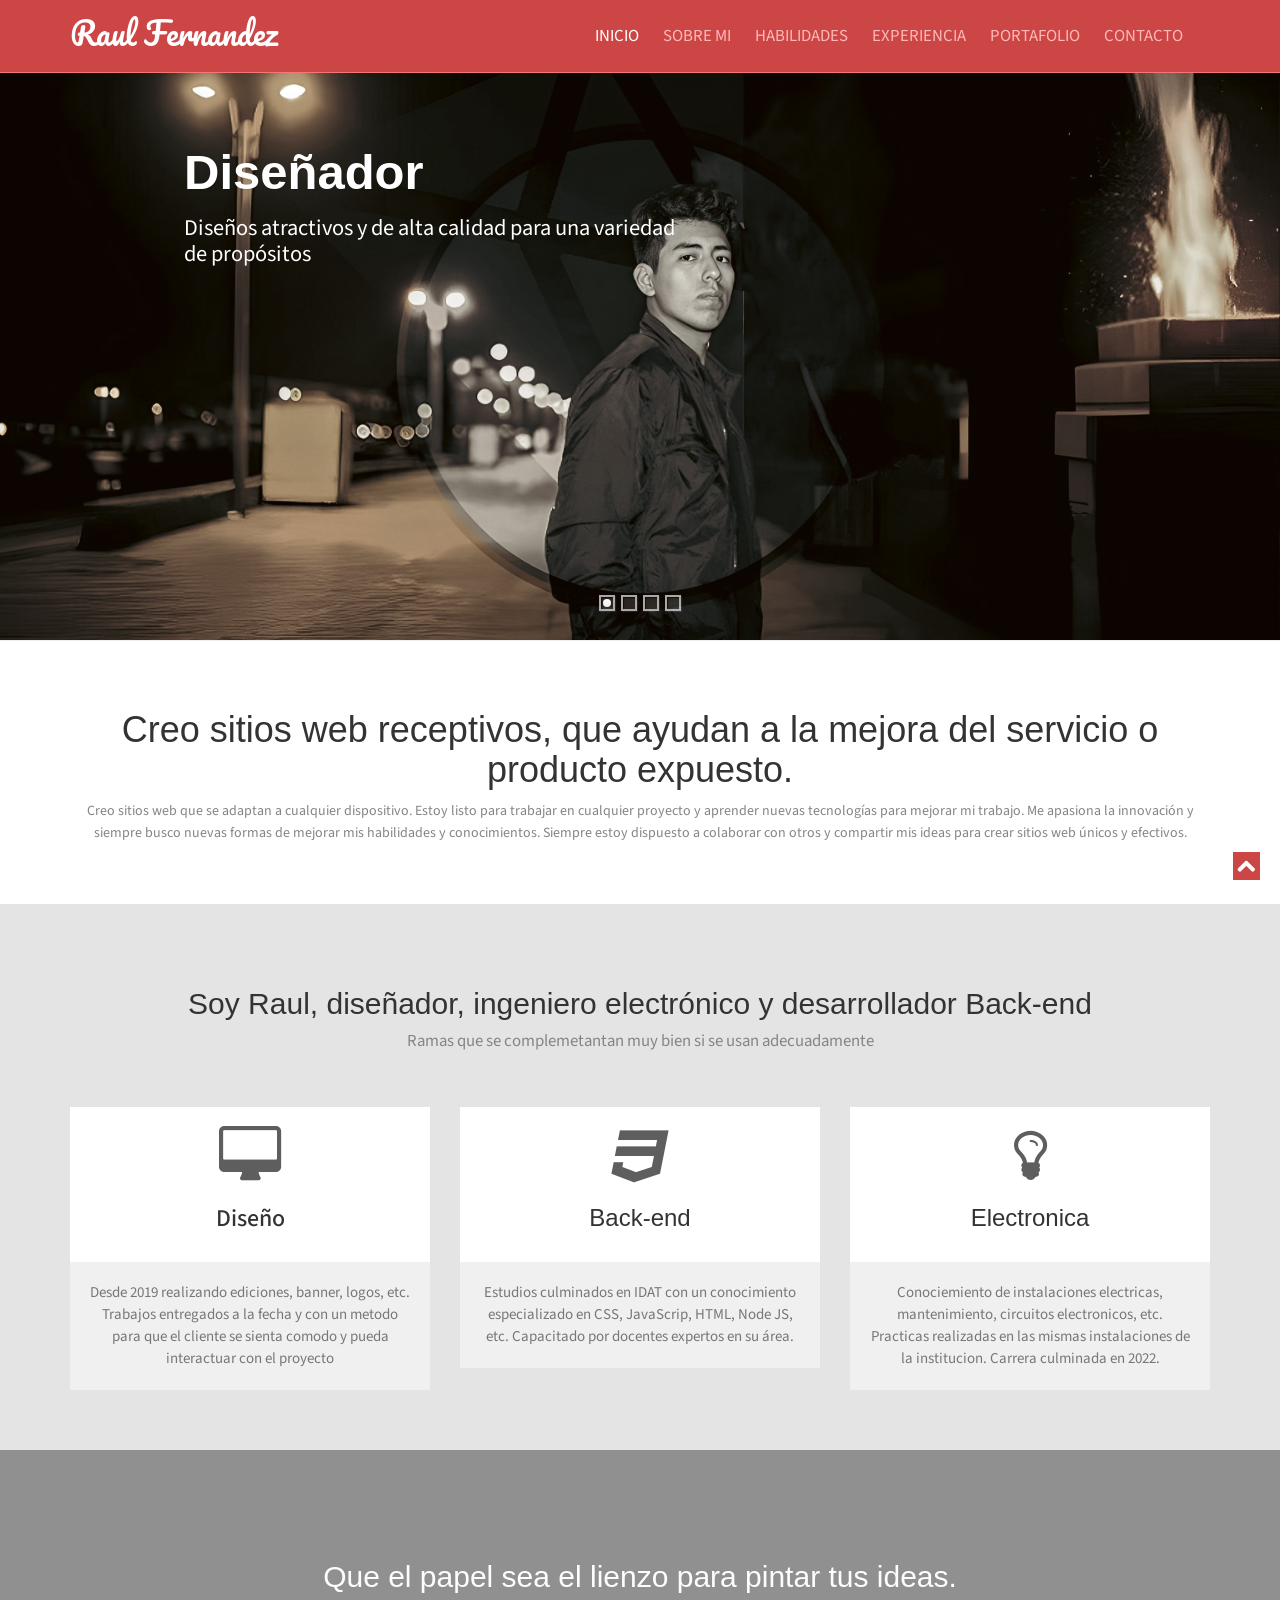
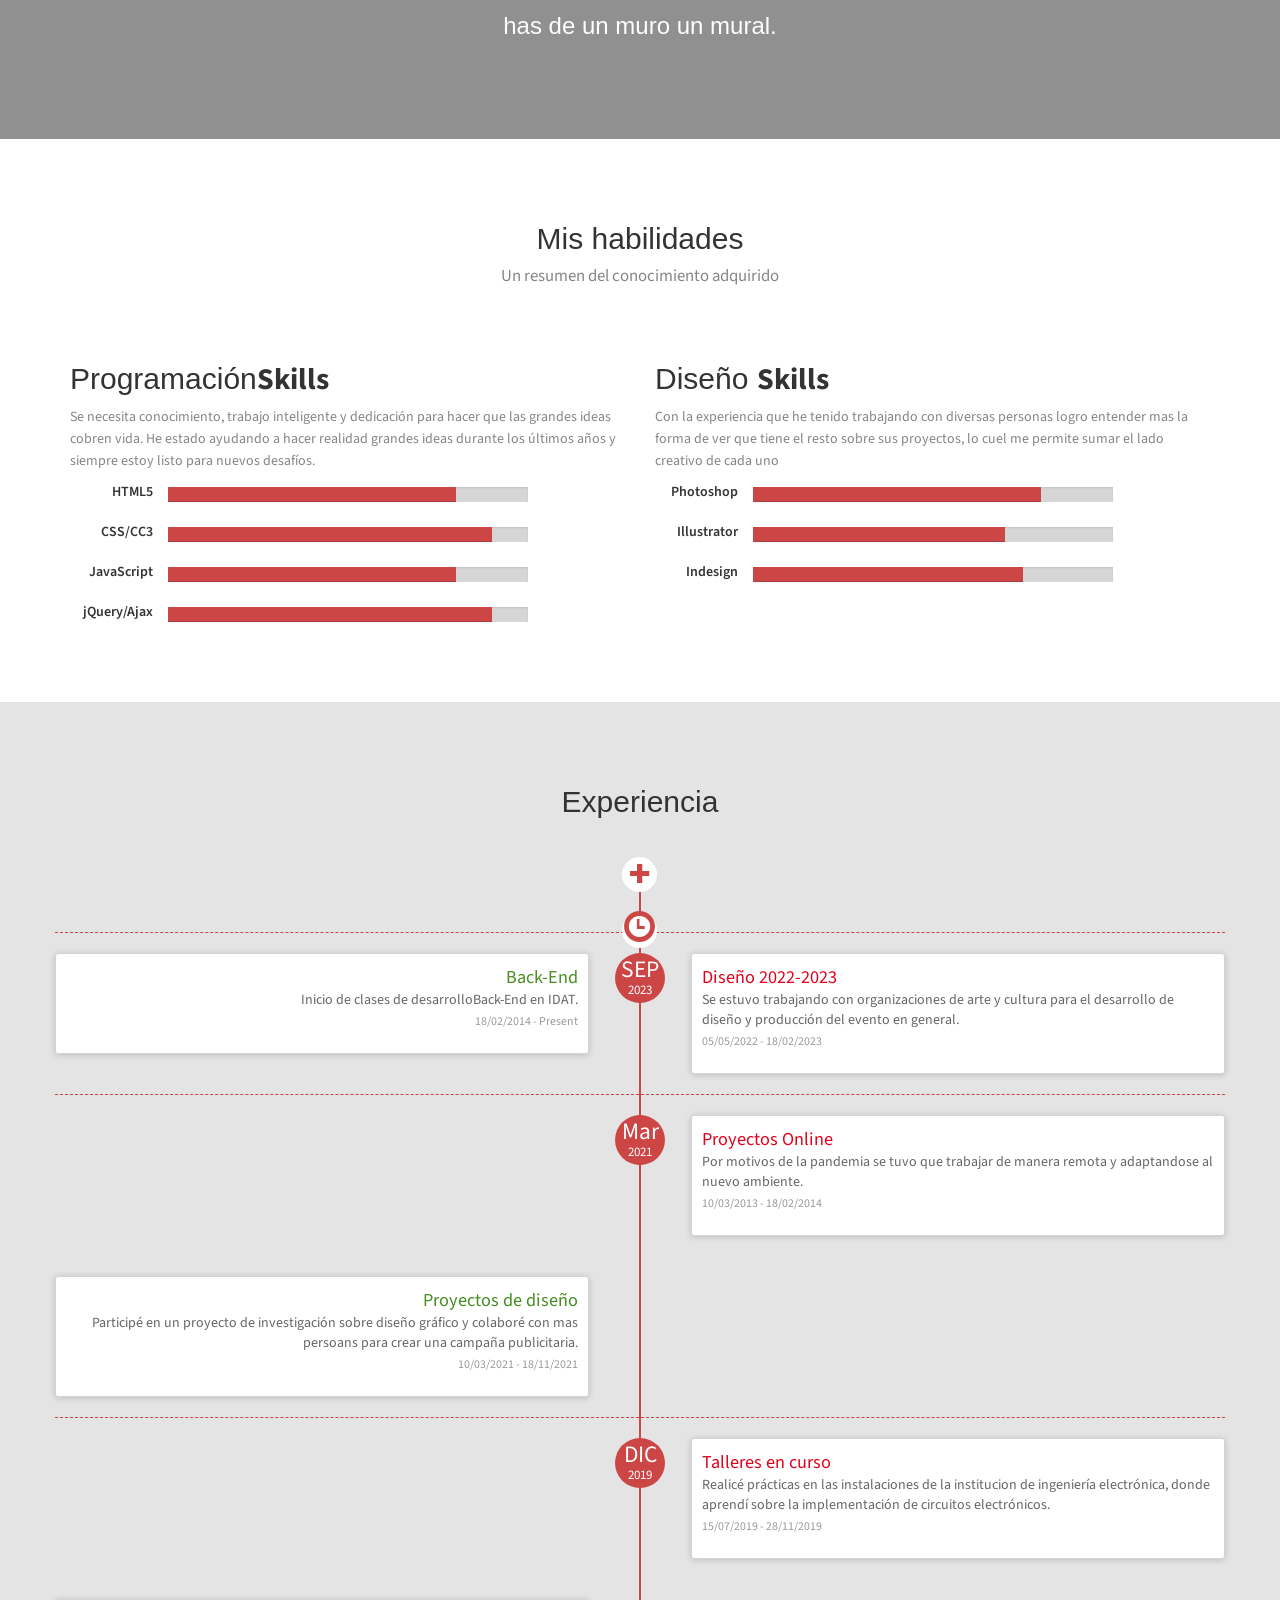
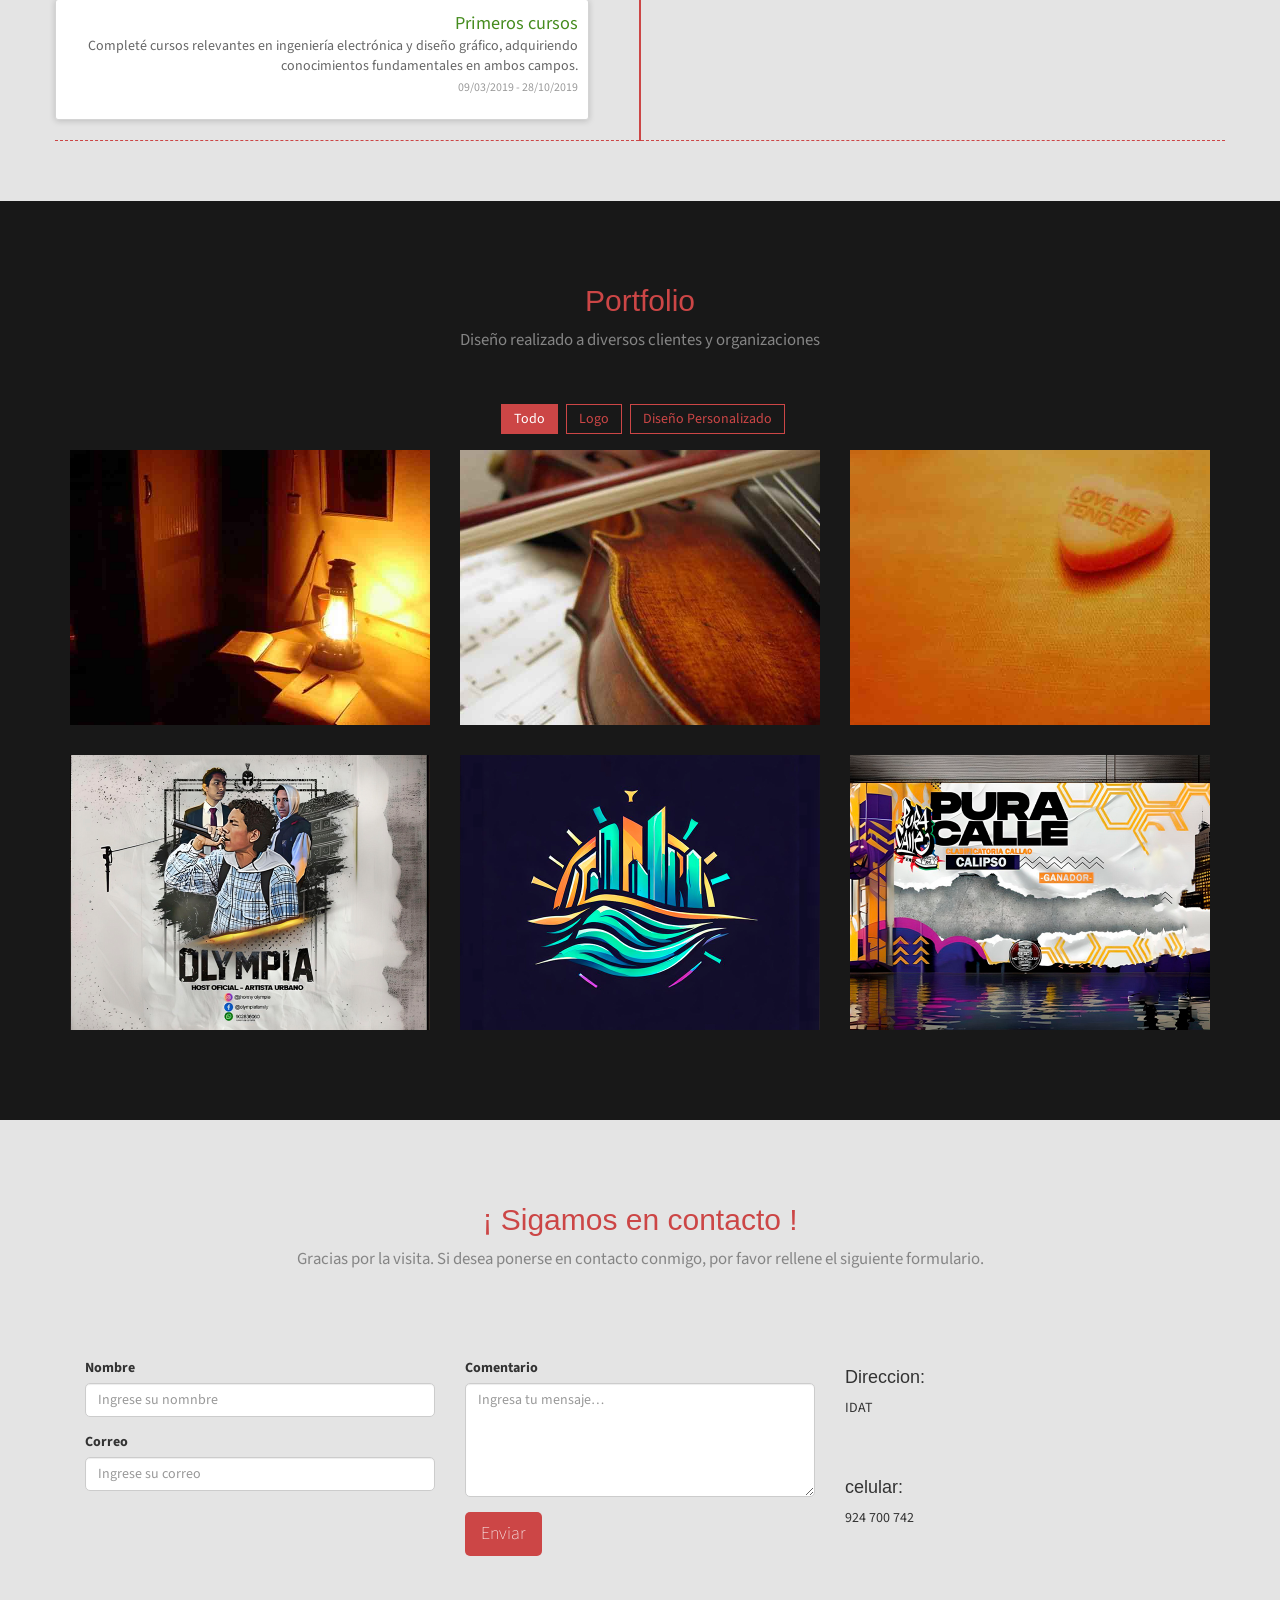
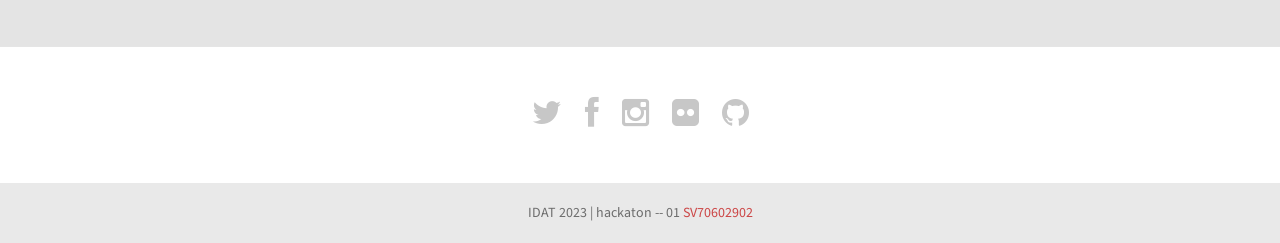
<file: index.html>
<!doctype html>
<!--[if IE 7 ]>    <html lang="en-gb" class="isie ie7 oldie no-js"> <![endif]-->
<!--[if IE 8 ]>    <html lang="en-gb" class="isie ie8 oldie no-js"> <![endif]-->
<!--[if IE 9 ]>    <html lang="en-gb" class="isie ie9 no-js"> <![endif]-->
<!--[if (gt IE 9)|!(IE)]><!-->
<html lang="en-gb" class="no-js">
<!--<![endif]-->
<head>
    <meta charset="utf-8">
    <meta name="viewport" content="width=device-width, initial-scale=1, maximum-scale=1">
    <!--[if lt IE 9]> 
    <meta http-equiv="X-UA-Compatible" content="IE=edge,chrome=1">
    <![endif]-->
    <title>RAUL FERNANDEZ - CV 2023</title>
    <meta name="description" content="">
    <meta name="author" content="WebThemez">
    <!--[if lt IE 9]>
        <script src="http://html5shim.googlecode.com/svn/trunk/html5.js"></script>
    <![endif]-->
    <!--[if lte IE 8]>
		<script type="text/javascript" src="http://explorercanvas.googlecode.com/svn/trunk/excanvas.js"></script>
	<![endif]-->
    <link rel="stylesheet" href="css/bootstrap.min.css" />
    <link rel="stylesheet" type="text/css" href="css/isotope.css" media="screen" />
    <link rel="stylesheet" href="js/fancybox/jquery.fancybox.css" type="text/css" media="screen" />
    <link rel="stylesheet" type="text/css" href="css/da-slider.css" />
    <!-- Owl Carousel Assets -->
    <link href="js/owl-carousel/owl.carousel.css" rel="stylesheet">
    <link rel="stylesheet" href="css/styles.css" />
    <!-- Font Awesome -->
    <link href="font/css/font-awesome.min.css" rel="stylesheet">
</head>

<body>
    <header class="header">
        <div class="container">
            <nav class="navbar navbar-inverse" role="navigation">
                <div class="navbar-header">
                    <button type="button" id="nav-toggle" class="navbar-toggle" data-toggle="collapse" data-target="#main-nav">
                        <span class="sr-only">Toggle navigation</span>
                        <span class="icon-bar"></span>
                        <span class="icon-bar"></span>
                        <span class="icon-bar"></span>
                    </button>
                    <a href="#" class="navbar-brand scroll-top logo"><b>Raul Fernandez</b></a>
                </div>
                <!--/.navbar-header-->
                <div id="main-nav" class="collapse navbar-collapse">
                    <ul class="nav navbar-nav" id="mainNav">
                        <li class="active"><a href="#home" class="scroll-link">Inicio</a></li>
                        <li><a href="#aboutUs" class="scroll-link">sobre mi</a></li>
                        <li><a href="#skills" class="scroll-link">Habilidades</a></li>
                        <li><a href="#experience" class="scroll-link">Experiencia</a></li>
                        <li><a href="#portfolio" class="scroll-link">Portafolio</a></li>
                        <li><a href="#contactUs" class="scroll-link">Contacto</a></li>
                    </ul>
                </div>
                <!--/.navbar-collapse-->
            </nav>
            <!--/.navbar-->
        </div>
        <!--/.container-->
    </header>
    <!--/.header-->
    <div id="#top"></div>
    <section id="home">
        <div class="banner-container">
            <img src="images/banner-reeplazo copia.jpg" alt="banner" />
            <div class="container banner-content">
                <div id="da-slider" class="da-slider">
                    <div class="da-slide">
                        <h2>Diseñador</h2>
                        <p>Diseños atractivos y de alta calidad para una variedad de propósitos</p>
                        <div class="da-img"></div>
                    </div>
                    <div class="da-slide">
                        <h2>ING. electrónico</h2>
                        <p>Diversas habilidades el area de la electrónica</p>
                        <div class="da-img"></div>
                    </div>
                    <div class="da-slide">
                        <h2>HTML5/CSS</h2>
                        <p>HTML5 es un lenguaje de marcado utilizado para estructurar y presentar Web.</p>
                        <div class="da-img"></div>
                    </div>
                    <div class="da-slide">
                        <h2>JavaScrip/jQuery</h2>
                        <p>Dominio de JavaScrip y mas...</p>
                        <div class="da-img"></div>
                    </div>
				<!--  <nav class="da-arrows">
                        <span class="da-arrows-prev"></span>
                        <span class="da-arrows-next"></span>
                    </nav> -->
                </div>
            </div>
        </div>
    </section>
    <section id="introText">
        <div class="container">
            <div class="text-center">
            <h1>Creo sitios web receptivos, que ayudan a la mejora del servicio o producto expuesto.</h1>
              <p>Creo sitios web que se adaptan a cualquier dispositivo. Estoy listo para trabajar en cualquier proyecto y aprender nuevas tecnologías para mejorar mi trabajo. Me apasiona la innovación y siempre busco nuevas formas de mejorar mis habilidades y conocimientos. Siempre estoy dispuesto a colaborar con otros y compartir mis ideas para crear sitios web únicos y efectivos.</p>
            </div>
        </div>

    </section>
    <!--About-->
    <section id="aboutUs" class="secPad">
        <div class="container">
            <div class="heading text-center">
                <!-- Heading -->
                <h2>Soy Raul, diseñador, ingeniero electrónico y desarrollador Back-end</h2>
                <p>Ramas que se complemetantan muy bien si se usan adecuadamente</p>
            </div>
            <div class="row">
                <!-- item -->
                <div class="col-md-4 text-center tileBox">
                   <div class="txtHead"> <i class="fa fa-desktop"></i>
                    <h3> <span class="id-color">Diseño</span></h3></div>
                    <p>Desde 2019 realizando ediciones, banner, logos, etc.  Trabajos entregados a la fecha y con un metodo para que el cliente se sienta comodo y pueda interactuar con el proyecto</p>
                </div>
                <!-- end: -->

                <!-- item -->
                <div class="col-md-4 text-center tileBox">
                    <div class="txtHead"><i class="fa fa-css3"></i>
                    <h3>Back-end <span class="id-color"></span></h3></div>
                    <p>Estudios culminados en IDAT con un conocimiento especializado en CSS, JavaScrip, HTML, Node JS, etc. Capacitado por docentes expertos en su área.</p>
                </div>
                <!-- end: -->

                <!-- item -->
                <div class="col-md-4 text-center tileBox">
                    <div class="txtHead"><i class="fa fa-lightbulb-o"></i>
                    <h3>Electronica <span class="id-color"></span></h3></div>
                    <p>Conociemiento de instalaciones electricas, mantenimiento, circuitos electronicos, etc. Practicas realizadas en las mismas instalaciones de la institucion. Carrera culminada en 2022. </p>
                </div>
                <!-- end: -->
            </div>
        </div>
    </section>
    <!--Quote-->
    <section id="quote" class="bg-parlex">
        <div class="parlex-back">
            <div class="container secPad text-center">
				<h2>Que el papel sea el lienzo para pintar tus ideas.</h2><h3>has de un muro un mural.</h3>
            </div>
            <!--/.container-->
        </div>
    </section>
    
    <!--Skills-->
    <section id="skills" class="secPad white">
    	<div class="container">
        <div class="heading text-center">
                <!-- Heading -->
                <h2>Mis habilidades</h2>
                <p>Un resumen del conocimiento adquirido</p>
            </div>
        	<div class="row">
                <div class="col-sm-6">
                    <h2>Programación<strong>Skills</strong></h2>
                    <p class="mrgBtm20">
                        Se necesita conocimiento, trabajo inteligente y dedicación para hacer que las grandes ideas cobren vida. He estado ayudando a hacer realidad grandes ideas durante los últimos años y siempre estoy listo para nuevos desafíos.
                
                    </p>
                    <div class="row">
                        <div class="col-md-2 skilltitle">HTML5</div>
                        <div class="col-md-8">
                            <div class="progress">
                                <div class="progress-bar" role="progressbar" aria-valuenow="90" aria-valuemin="0" aria-valuemax="100" style="width: 80%;">
                                    <span class="sr-only">90% Complete</span>
                                </div>
                            </div>
                        </div>
                    </div>
                    <div class="row">
                        <div class="col-md-2 skilltitle">CSS/CC3</div>
                        <div class="col-md-8">
                            <div class="progress">
                                <div class="progress-bar" role="progressbar" aria-valuenow="90" aria-valuemin="0" aria-valuemax="100" style="width: 90%;">
                                    <span class="sr-only">90% Complete</span>
                                </div>
                            </div>
                        </div>
                    </div>
                    <div class="row">
                        <div class="col-md-2 skilltitle">JavaScript</div>
                        <div class="col-md-8">
                            <div class="progress">
                                <div class="progress-bar" role="progressbar" aria-valuenow="80" aria-valuemin="0" aria-valuemax="100" style="width: 80%;">
                                    <span class="sr-only">80% Complete</span>
                                </div>
                            </div>
                        </div>
                    </div>
                    <div class="row">
                        <div class="col-md-2 skilltitle">jQuery/Ajax</div>
                        <div class="col-md-8">
                            <div class="progress">
                                <div class="progress-bar" role="progressbar" aria-valuenow="90" aria-valuemin="0" aria-valuemax="100" style="width: 90%;">
                                    <span class="sr-only">90% Complete</span>
                                </div>
                            </div>
                        </div>
                    </div>      
                </div>
                <div class="col-sm-6">
                    <h2>Diseño <strong>Skills</strong></h2>
                    <p class="mrgBtm20">
                        Con la experiencia que he tenido trabajando con diversas personas logro entender mas la forma de ver que tiene el resto sobre sus proyectos, lo cuel me permite sumar el lado creativo de cada uno 
                
                    </p>
                    <div class="row">
                        <div class="col-md-2 skilltitle">Photoshop</div>
                        <div class="col-md-8">
                            <div class="progress">
                                <div class="progress-bar" role="progressbar" aria-valuenow="90" aria-valuemin="0" aria-valuemax="100" style="width: 80%;">
                                    <span class="sr-only">80% Complete</span>
                                </div>
                            </div>
                        </div>
                    </div>
                    <div class="row">
                        <div class="col-md-2 skilltitle">Illustrator</div>
                        <div class="col-md-8">
                            <div class="progress">
                                <div class="progress-bar" role="progressbar" aria-valuenow="80" aria-valuemin="0" aria-valuemax="100" style="width: 70%;">
                                    <span class="sr-only">70% Complete</span>
                                </div>
                            </div>
                        </div>
                    </div>
                    <div class="row">
                        <div class="col-md-2 skilltitle">Indesign</div>
                        <div class="col-md-8">
                            <div class="progress">
                                <div class="progress-bar" role="progressbar" aria-valuenow="75" aria-valuemin="0" aria-valuemax="100" style="width: 75%;">
                                    <span class="sr-only">75% Complete</span>
                                </div>
                            </div>
                        </div>
                    </div>
                </div>
            </div>
        </div>        
    </section>
    
    <!--Experience-->
    <section id="experience" class="secPad">
    	<div class="container">     
           <div class="heading text-center">
                <!-- Heading -->
                <h2>Experiencia</h2>
                <p></p>
            </div>
        <div id="timeline"><div class="row timeline-movement timeline-movement-top">
        <div class="timeline-badge timeline-future-movement">
            <a href="#">
                <span class="glyphicon glyphicon-plus"></span>
            </a>
        </div>
        <div class="timeline-badge timeline-filter-movement">
            <a href="#">
                <span class="glyphicon glyphicon-time"></span>
            </a>
        </div>
    
    </div>
    <div class="row timeline-movement">
    
        <div class="timeline-badge">
            <span class="timeline-balloon-date-day">SEP</span>
            <span class="timeline-balloon-date-month">2023</span>
        </div>
    
    
        <div class="col-sm-6  timeline-item">
            <div class="row">
                <div class="col-sm-11">
                    <div class="timeline-panel credits">
                        <ul class="timeline-panel-ul">
                            <li><span class="importo">Back-End</span></li>
                            <li><span class="causale">Inicio de clases de desarrolloBack-End en IDAT. </span> </li>
                            <li><p><small class="text-muted"> 18/02/2014 - Present</small></p> </li>
                        </ul>
                    </div>
    
                </div>
            </div>
        </div>
    
        <div class="col-sm-6  timeline-item">
            <div class="row">
                <div class="col-sm-offset-1 col-sm-11">
                    <div class="timeline-panel debits">
                        <ul class="timeline-panel-ul">
                            <li><span class="importo">Diseño 2022-2023</span></li>
                            <li><span class="causale">Se estuvo trabajando con organizaciones de arte y cultura para el desarrollo de diseño y producción del evento en general. </span> </li>
                            <li><p><small class="text-muted"> 05/05/2022 - 18/02/2023</small></p> </li>
                        </ul>
                    </div>
    
                </div>
            </div>
        </div>
    </div>
    
    <!--due -->
    
    <div class="row timeline-movement">
    
    
        <div class="timeline-badge">
            <span class="timeline-balloon-date-day">Mar</span>
            <span class="timeline-balloon-date-month">2021</span>
        </div>
    
        <div class="col-sm-offset-6 col-sm-6  timeline-item">
            <div class="row">
                <div class="col-sm-offset-1 col-sm-11">
                    <div class="timeline-panel debits">
                        <ul class="timeline-panel-ul">
                            <li><span class="importo">Proyectos Online</span></li>
                            <li><span class="causale">Por motivos de la pandemia se tuvo que trabajar de manera remota y adaptandose al nuevo ambiente. </span> </li>
                            <li><p><small class="text-muted"> 10/03/2013 - 18/02/2014</small></p> </li>
                        </ul>
                    </div>
    
                </div>
            </div>
        </div>
    
        <div class="col-sm-6  timeline-item">
            <div class="row">
                <div class="col-sm-11">
                    <div class="timeline-panel credits">
                        <ul class="timeline-panel-ul">
                            <li><span class="importo">Proyectos de diseño</span></li>
                            <li><span class="causale">Participé en un proyecto de investigación sobre diseño gráfico y colaboré con mas persoans para crear una campaña publicitaria. </span> </li>
                            <li><p><small class="text-muted"> 10/03/2021 - 18/11/2021</small></p> </li>
                        </ul>
                    </div>
    
                </div>
            </div>
        </div>
    
    
    </div>
    <div class="row timeline-movement">
    
    
        <div class="timeline-badge">
            <span class="timeline-balloon-date-day">DIC</span>
            <span class="timeline-balloon-date-month">2019</span>
        </div>
    
        <div class="col-sm-offset-6 col-sm-6  timeline-item">
            <div class="row">
                <div class="col-sm-offset-1 col-sm-11">
                    <div class="timeline-panel debits">
                        <ul class="timeline-panel-ul">
                            <li><span class="importo">Talleres en curso</span></li>
                            <li><span class="causale">Realicé prácticas en las instalaciones de la institucion de ingeniería electrónica, donde aprendí sobre la implementación de circuitos electrónicos. </span> </li>
                            <li><p><small class="text-muted"> 15/07/2019 - 28/11/2019</small></p> </li>
                        </ul>
                    </div>
    
                </div>
            </div>
        </div>
    
        <div class="col-sm-6  timeline-item">
            <div class="row">
                <div class="col-sm-11">
                    <div class="timeline-panel credits">
                        <ul class="timeline-panel-ul">
                            <li><span class="importo">Primeros cursos</span></li>
                            <li><span class="causale">Completé cursos relevantes en ingeniería electrónica y diseño gráfico, adquiriendo conocimientos fundamentales en ambos campos. </span> </li>
                            <li><p><small class="text-muted"> 09/03/2019 - 28/10/2019</small></p> </li>
                        </ul>
                    </div>
    
                </div>
            </div>
        </div>
    
    
    </div>
    </div>
    </div>
    
    </section>
    
  
   <!--Portfolio-->
    <section id="portfolio" class="page-section section appear clearfix secPad">
        <div class="container">

            <div class="heading text-center">
                <!-- Heading -->
                <h2>Portfolio</h2>
                <p>Diseño realizado a diversos clientes y organizaciones</p>
            </div>

            <div class="row">
                <nav id="filter" class="col-md-12 text-center">
                    <ul>
                        <li><a href="#" class="current btn-theme btn-small" data-filter="*">Todo</a></li>
                        <li><a href="#" class="btn-theme btn-small" data-filter=".webdesign">Logo</a></li>
                        <li><a href="#" class="btn-theme btn-small" data-filter=".photography">Diseño Personalizado</a></li>
                        
                    </ul>
                </nav>
                <div class="col-md-12">
                    <div class="row">
                        <div class="portfolio-items isotopeWrapper clearfix" id="3">

                            <article class="col-sm-4 isotopeItem webdesign">
                                <div class="portfolio-item">
                                    <img src="images/portfolio/img1.jpg" alt="" />
                                    <div class="portfolio-desc align-center">
                                        <div class="folio-info">
                                            <a href="images/portfolio/img1.jpg" class="fancybox">
                                                <h5>LOGO BS</h5>
                                                <i class="fa fa-arrows-alt fa-2x"></i></a>
                                        </div>
                                    </div>
                                </div>
                            </article>

                            <article class="col-sm-4 isotopeItem photography">
                                <div class="portfolio-item">
                                    <img src="images/portfolio/img2.jpg" alt="" />
                                    <div class="portfolio-desc align-center">
                                        <div class="folio-info">
                                            <a href="images/portfolio/img2.jpg" class="fancybox">
                                                <h5>Cumpleaños</h5>
                                                <i class="fa fa-arrows-alt fa-2x"></i></a>
                                        </div>
                                    </div>
                                </div>
                            </article>


                            <article class="col-sm-4 isotopeItem photography">
                                <div class="portfolio-item">
                                    <img src="images/portfolio/img3.jpg" alt="" />
                                    <div class="portfolio-desc align-center">
                                        <div class="folio-info">
                                            <a href="images/portfolio/img3.jpg" class="fancybox">
                                                <h5>Pura Calle</h5>
                                                <i class="fa fa-arrows-alt fa-2x"></i></a>
                                        </div>
                                    </div>
                                </div>
                            </article>

                          

                            <article class="col-sm-4 isotopeItem photography">
                                <div class="portfolio-item">
                                    <img src="images/portfolio/img5.jpg" alt="" />
                                    <div class="portfolio-desc align-center">
                                        <div class="folio-info">
                                            <a href="images/portfolio/img5.jpg" class="fancybox">
                                                <h5>Olympia</h5>
                                                <i class="fa fa-arrows-alt fa-2x"></i></a>
                                        </div>
                                    </div>
                                </div>
                            </article>

                            <article class="col-sm-4 isotopeItem webdesign">
                                <div class="portfolio-item">
                                    <img src="images/portfolio/img6.jpg" alt="" />
                                    <div class="portfolio-desc align-center">
                                        <div class="folio-info">
                                            <a href="images/portfolio/img6.jpg" class="fancybox">
                                                <h5>Pura Calle</h5>
                                                <i class="fa fa-arrows-alt fa-2x"></i></a>
                                        </div>
                                    </div>
                                </div>
                            </article>

                            

                            <article class="col-sm-4 isotopeItem photography">
                                <div class="portfolio-item">
                                    <img src="images/portfolio/img8.jpg" alt="" />
                                    <div class="portfolio-desc align-center">
                                        <div class="folio-info">
                                            <a href="images/portfolio/img8.jpg" class="fancybox">
                                                <h5>Project Name</h5>
                                                <i class="fa fa-arrows-alt fa-2x"></i></a>
                                        </div>
                                    </div>
                                </div>
                            </article>

                            
                        </div>

                    </div>


                </div>
            </div>

        </div>
    </section>

	<!--Contact -->
    <section id="contactUs" class="page-section secPad">
        <div class="container">

            <div class="row">
                <div class="heading text-center">
                    <!-- Heading -->
                    <h2>¡ Sigamos en contacto !</h2>
                    <p>Gracias por la visita. Si desea ponerse en contacto conmigo, por favor rellene el siguiente formulario.</p>
                </div>
            </div>

            <div class="row mrgn30">

                <form method="post" action="" id="contactfrm" role="form">

                    <div class="col-sm-4">
                        <div class="form-group">
                            <label for="name">Nombre</label>
                            <input type="text" class="form-control" name="name" id="name" placeholder="Ingrese su nomnbre" title="Ingrese su nombre (al menos 2 caracteres)">
                        </div>
                        <div class="form-group">
                            <label for="email">Correo</label>
                            <input type="email" class="form-control" name="email" id="email" placeholder="Ingrese su correo" title="Ingrese un correo eletrinico valido">
                        </div>
                    </div>
                    <div class="col-sm-4">
                        <div class="form-group">
                            <label for="comments">Comentario</label>
                            <textarea name="comment" class="form-control" id="comments" cols="3" rows="5" placeholder="Ingresa tu mensaje…" title="Please enter your message (at least 10 characters)"></textarea>
                        </div>
                        <button name="submit" type="submit" class="btn btn-lg btn-primary" id="submit">Enviar</button>
                        <div class="result"></div>
                    </div>
                </form>
                <div class="col-sm-4">
                    <h4>Direccion:</h4>
                    <address>
                        IDAT<br>
                        <br>
                        <br>
                    </address>
                    <h4>celular:</h4>
                    <address>
                        924 700 742<br>
                    </address>
                </div>
            </div>
        </div>
        <!--/.container-->
    </section>
    <footer>
        <div class="container">
            <div class="social text-center">
                <a href="https://twitter.com/i/flow/login"><i class="fa fa-twitter"></i></a>
                <a href="https://www.facebook.com/"><i class="fa fa-facebook"></i></a>
                <a href="https://www.instagram.com/?hl=es"><i class="fa fa-instagram"></i></a>
                <a href="https://flickr.com"><i class="fa fa-flickr"></i></a>
                <a href="https://github.com"><i class="fa fa-github"></i></a>
            </div>
        </div>
        

            <div class="clear"></div>
            <!--CLEAR FLOATS-->
        </div>
    </footer>
    <!--/.page-section-->
    <section class="copyright">
        <div class="container">
            <div class="row">
                <div class="col-sm-12 text-center">
                    IDAT 2023 | hackaton -- 01 <a> SV70602902 </a>
                </div>
            </div>
            <!-- / .row -->
        </div>
    </section>
    <a href="#top" class="topHome"><i class="fa fa-chevron-up fa-2x"></i></a>

    <!--[if lte IE 8]><script src="//ajax.googleapis.com/ajax/libs/jquery/1.11.0/jquery.min.js"></script><![endif]-->
    <script src="js/modernizr-latest.js"></script>
    <script src="js/jquery-1.8.2.min.js" type="text/javascript"></script>
    <script src="js/bootstrap.min.js" type="text/javascript"></script>
    <script src="js/jquery.isotope.min.js" type="text/javascript"></script>
    <script src="js/fancybox/jquery.fancybox.pack.js" type="text/javascript"></script>
    <script src="js/jquery.nav.js" type="text/javascript"></script>
    <script src="js/jquery.cslider.js" type="text/javascript"></script>
    <script src="js/custom.js" type="text/javascript"></script>
    <script src="js/owl-carousel/owl.carousel.js"></script>
</body>
</html>
</file>
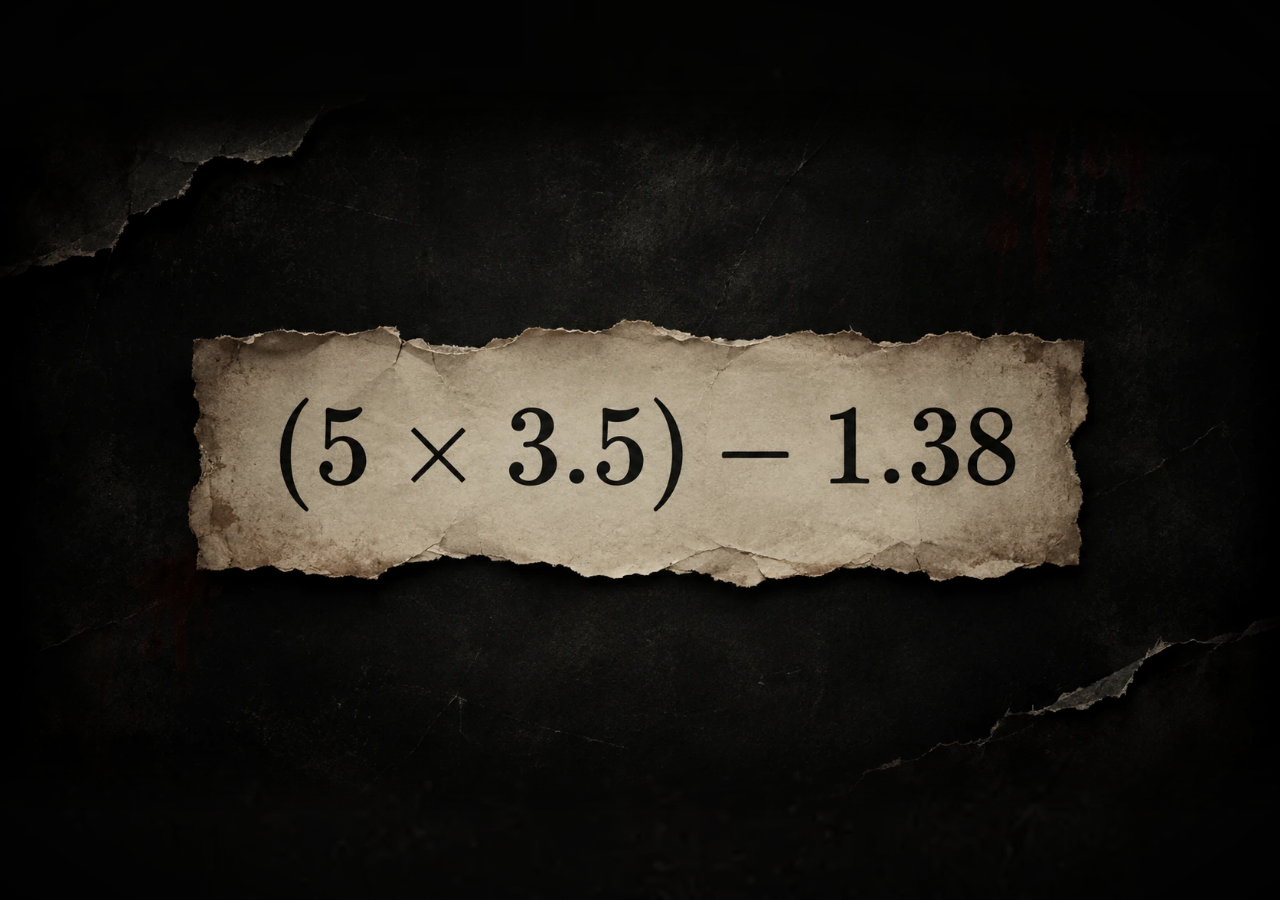
<file: pista/index.html>
<!DOCTYPE html>
<html lang="es"><head><meta charset="UTF-8"><meta name="viewport" content="width=device-width, initial-scale=1, viewport-fit=cover"><meta name="theme-color" content="#090807"><title>...</title>
<style>
*{box-sizing:border-box}html,body{margin:0;min-height:100%;background:#090807}body{overflow:hidden;min-height:100vh;min-height:100dvh;display:grid;place-items:center;isolation:isolate}body::before{content:"";position:fixed;inset:0;z-index:-3;background:radial-gradient(ellipse at center,transparent 0%,rgba(0,0,0,.45) 65%,#050505 100%),url('[data-uri]') center/auto 100% repeat-x;opacity:.7} .scene{position:relative;width:min(100vw,177.7vh);width:min(100vw,177.7dvh);margin:0;animation:emerge 2.5s cubic-bezier(.2,.7,.3,1) both;line-height:0;mask-image:linear-gradient(to bottom,transparent,black 10%,black 90%,transparent);-webkit-mask-image:linear-gradient(to bottom,transparent,black 10%,black 90%,transparent)} .scene img{width:100%;height:auto;display:block;user-select:none;-webkit-user-drag:none}.grain{position:fixed;inset:-30%;pointer-events:none;z-index:2;opacity:.10;background-image:url("data:image/svg+xml,%3Csvg xmlns='http://www.w3.org/2000/svg' width='180' height='180'%3E%3Cfilter id='n'%3E%3CfeTurbulence type='fractalNoise' baseFrequency='.85' numOctaves='3' stitchTiles='stitch'/%3E%3C/filter%3E%3Cpath fill='%23fff' filter='url(%23n)' d='M0 0h180v180H0z'/%3E%3C/svg%3E");animation:grain .7s steps(3) infinite;mix-blend-mode:soft-light}.vignette{position:fixed;inset:0;pointer-events:none;background:radial-gradient(ellipse at 50% 50%,transparent 30%,rgba(0,0,0,.20) 68%,rgba(0,0,0,.64) 100%);z-index:1}.shade{position:fixed;inset:0;pointer-events:none;z-index:3;background:#000;animation:dim 9s ease-in-out infinite;opacity:0}@keyframes emerge{from{opacity:0;filter:brightness(.25)}to{opacity:1;filter:brightness(1)}}@keyframes grain{0%,100%{transform:translate(0)}33%{transform:translate(3%,-2%)}66%{transform:translate(-2%,4%)}}@keyframes dim{0%,35%,39%,72%,100%{opacity:0}37%{opacity:.12}75%{opacity:.045}}@media(max-aspect-ratio:1/1){.scene{width:100vw;mask-image:radial-gradient(ellipse 85% 50% at center,black 55%,transparent 100%);-webkit-mask-image:radial-gradient(ellipse 85% 50% at center,black 55%,transparent 100%)}body::before{background-size:auto,auto 65%;opacity:.60}}@media(prefers-reduced-motion:reduce){.scene,.grain,.shade{animation:none}}
</style></head><body><main class="scene" aria-label="Pista"><img alt="(5 × 3.5) − 1.38" src="[data-uri]" width="1672" height="941" draggable="false"></main><div class="vignette" aria-hidden="true"></div><div class="grain" aria-hidden="true"></div><div class="shade" aria-hidden="true"></div></body></html>
</file>
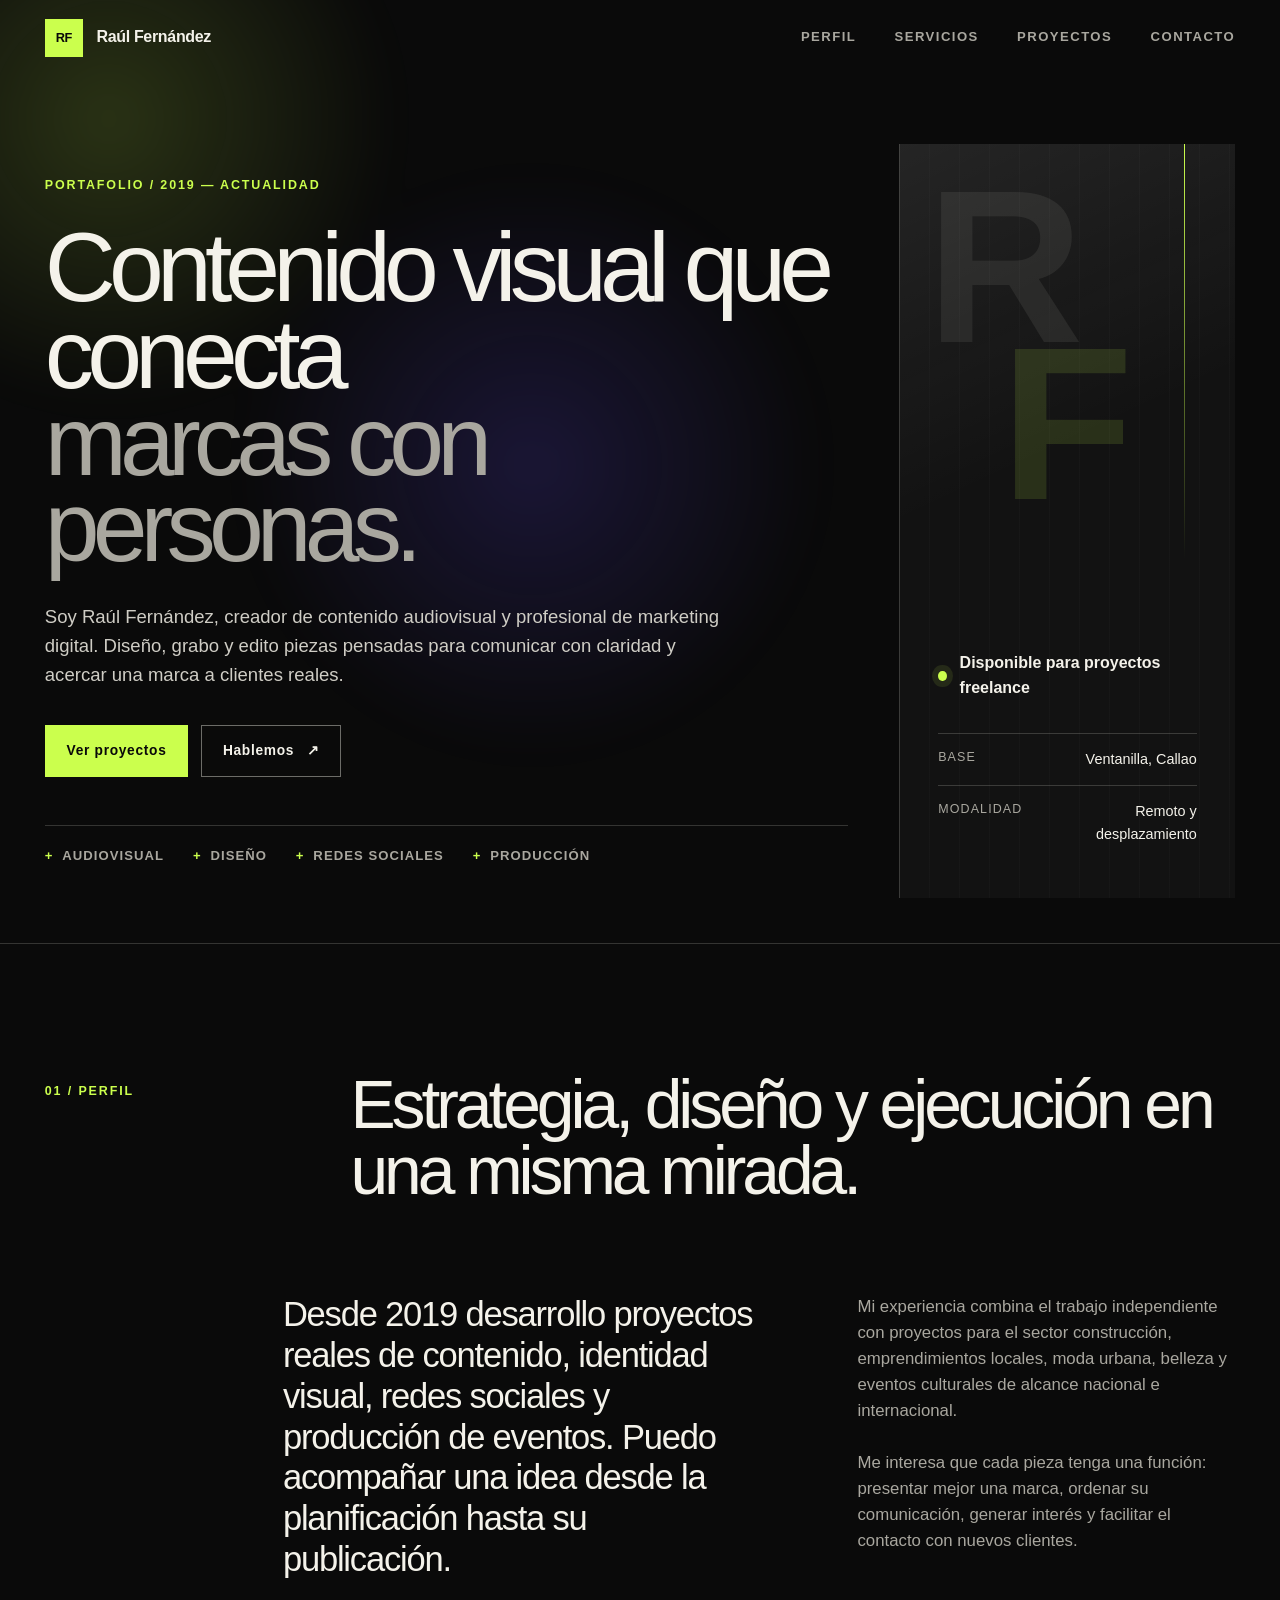
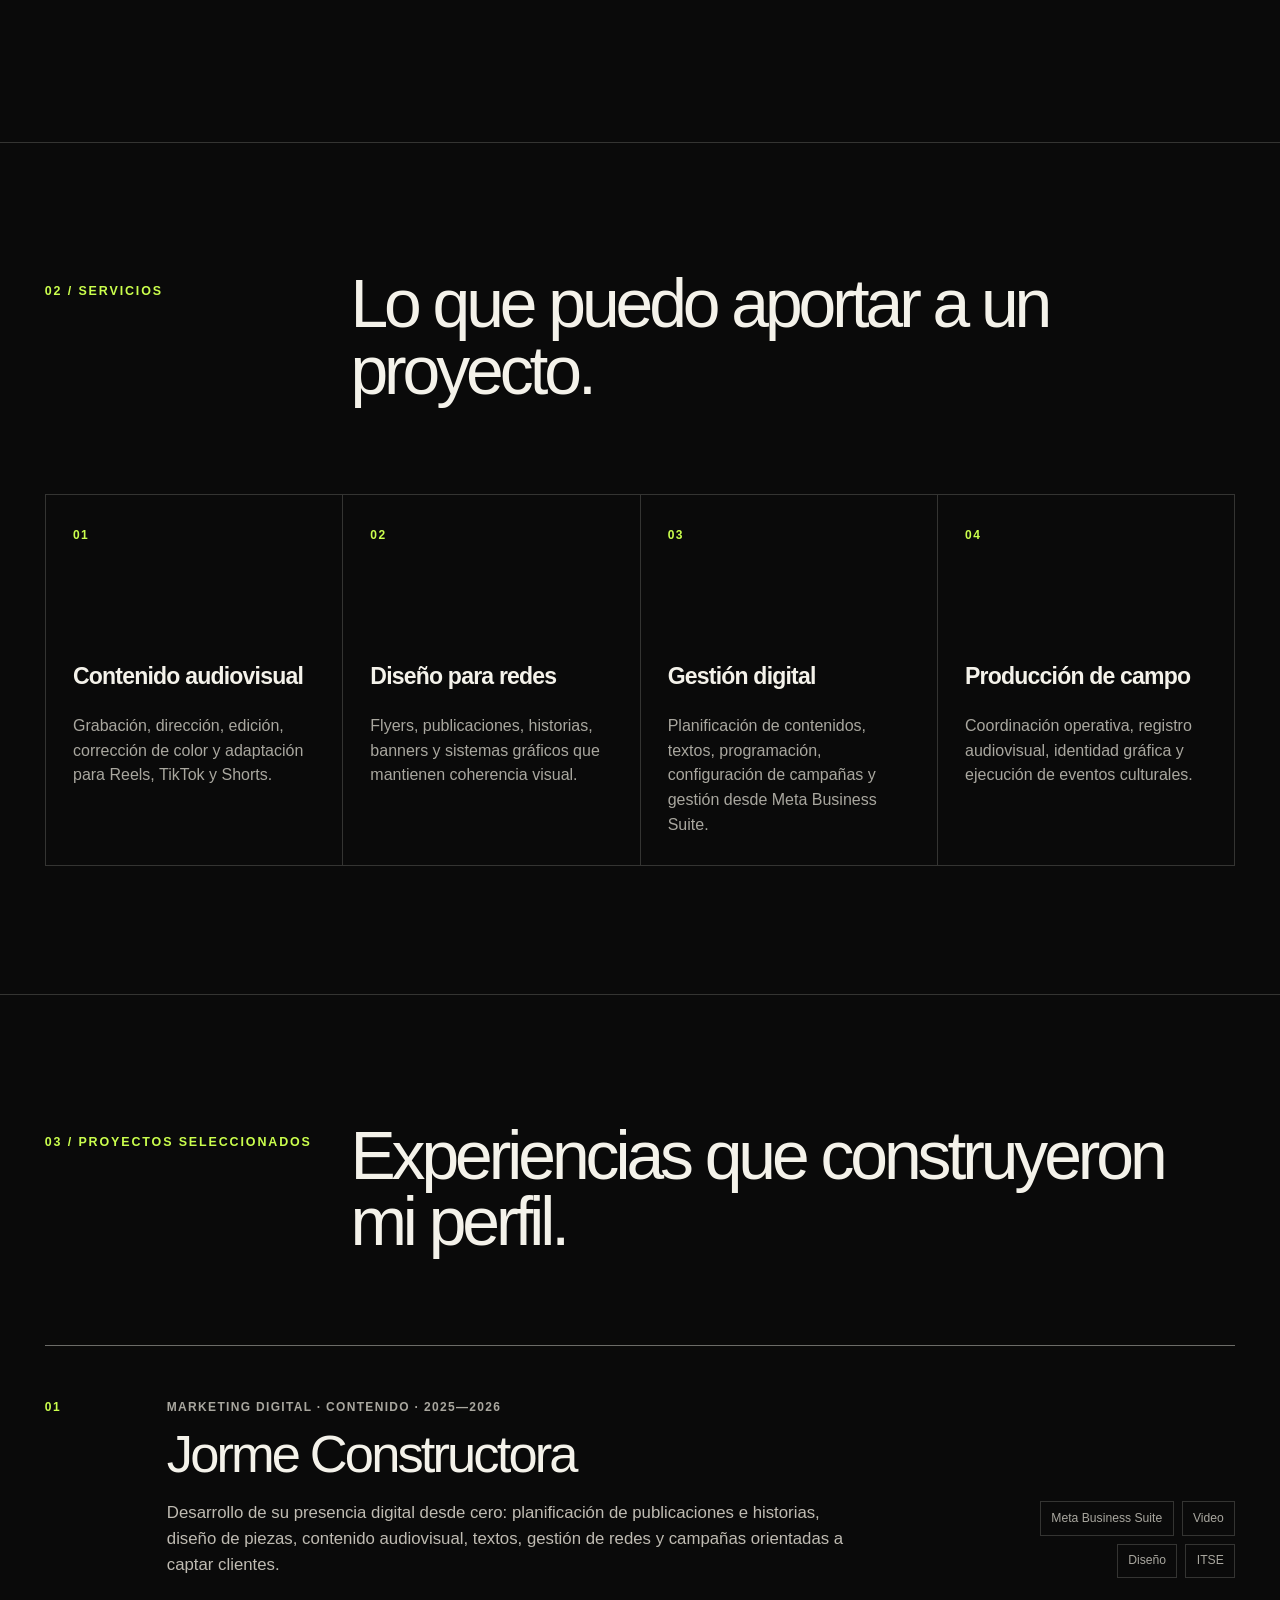
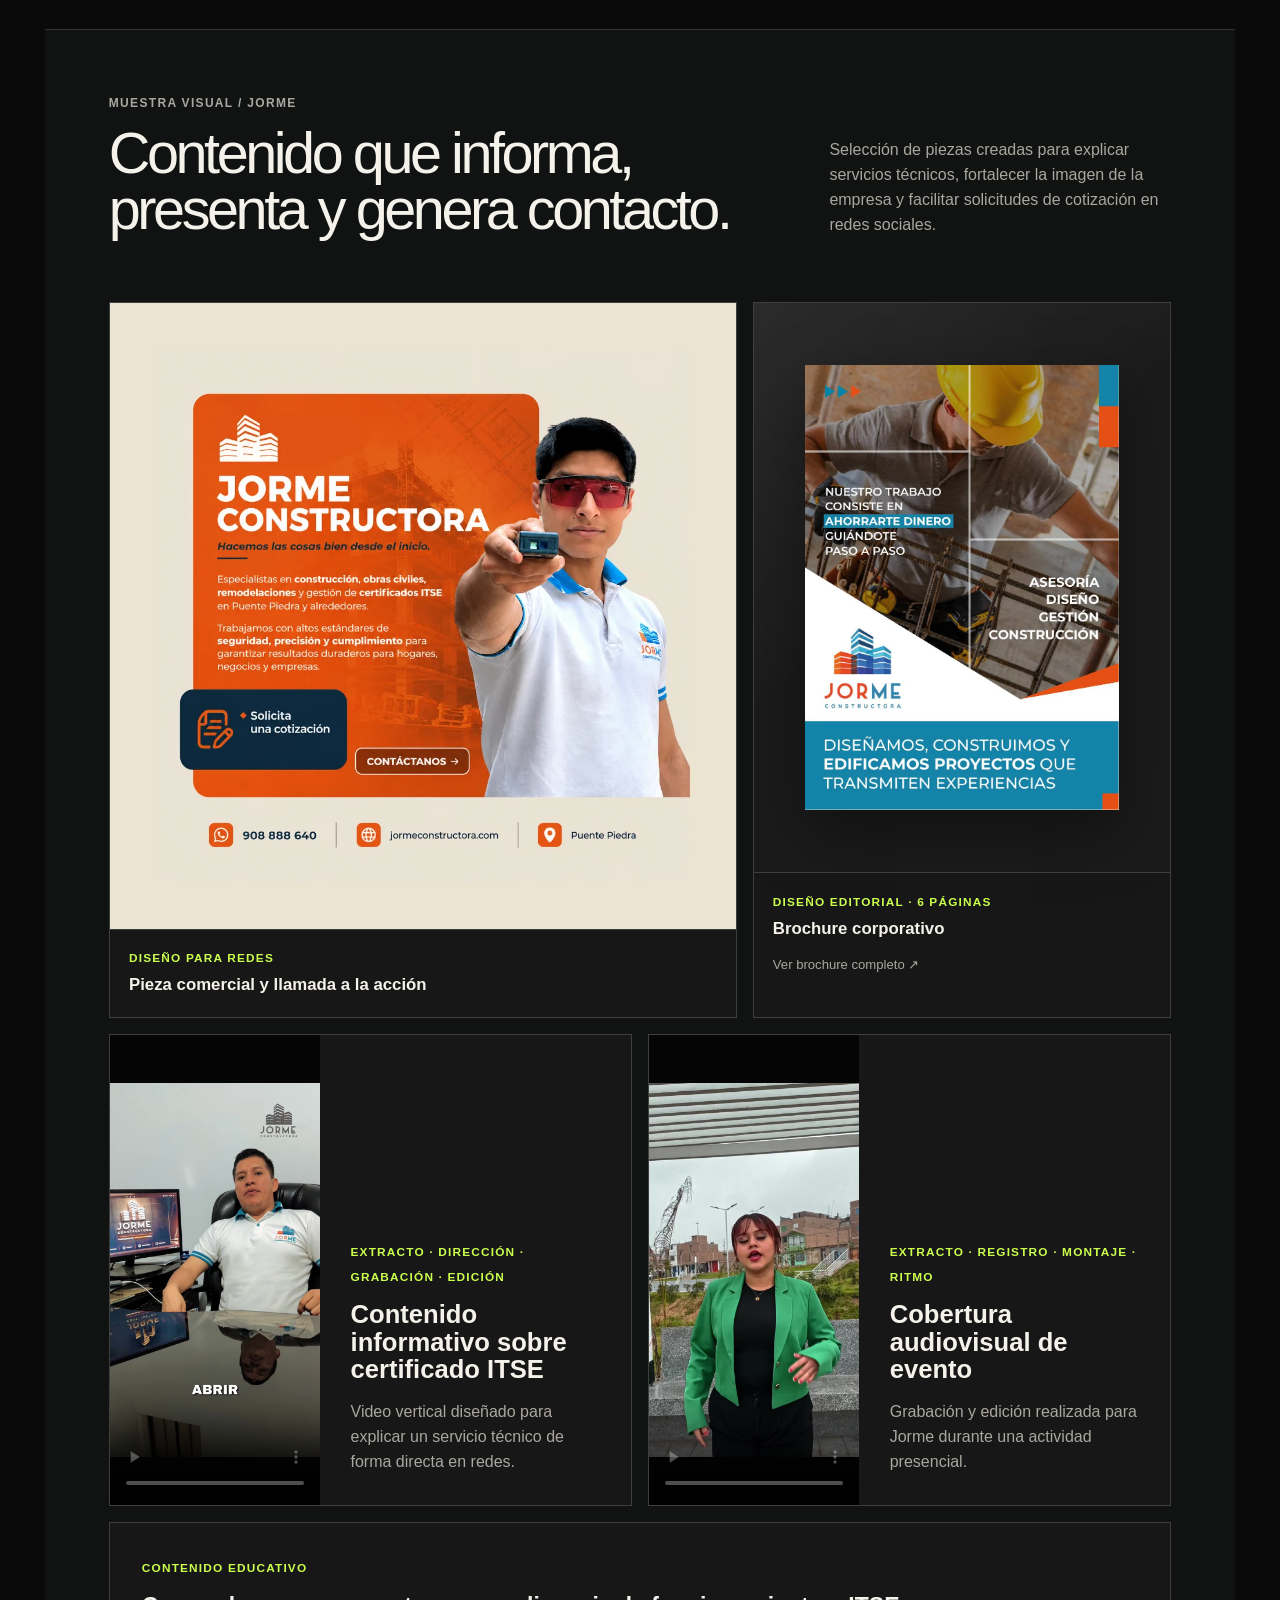
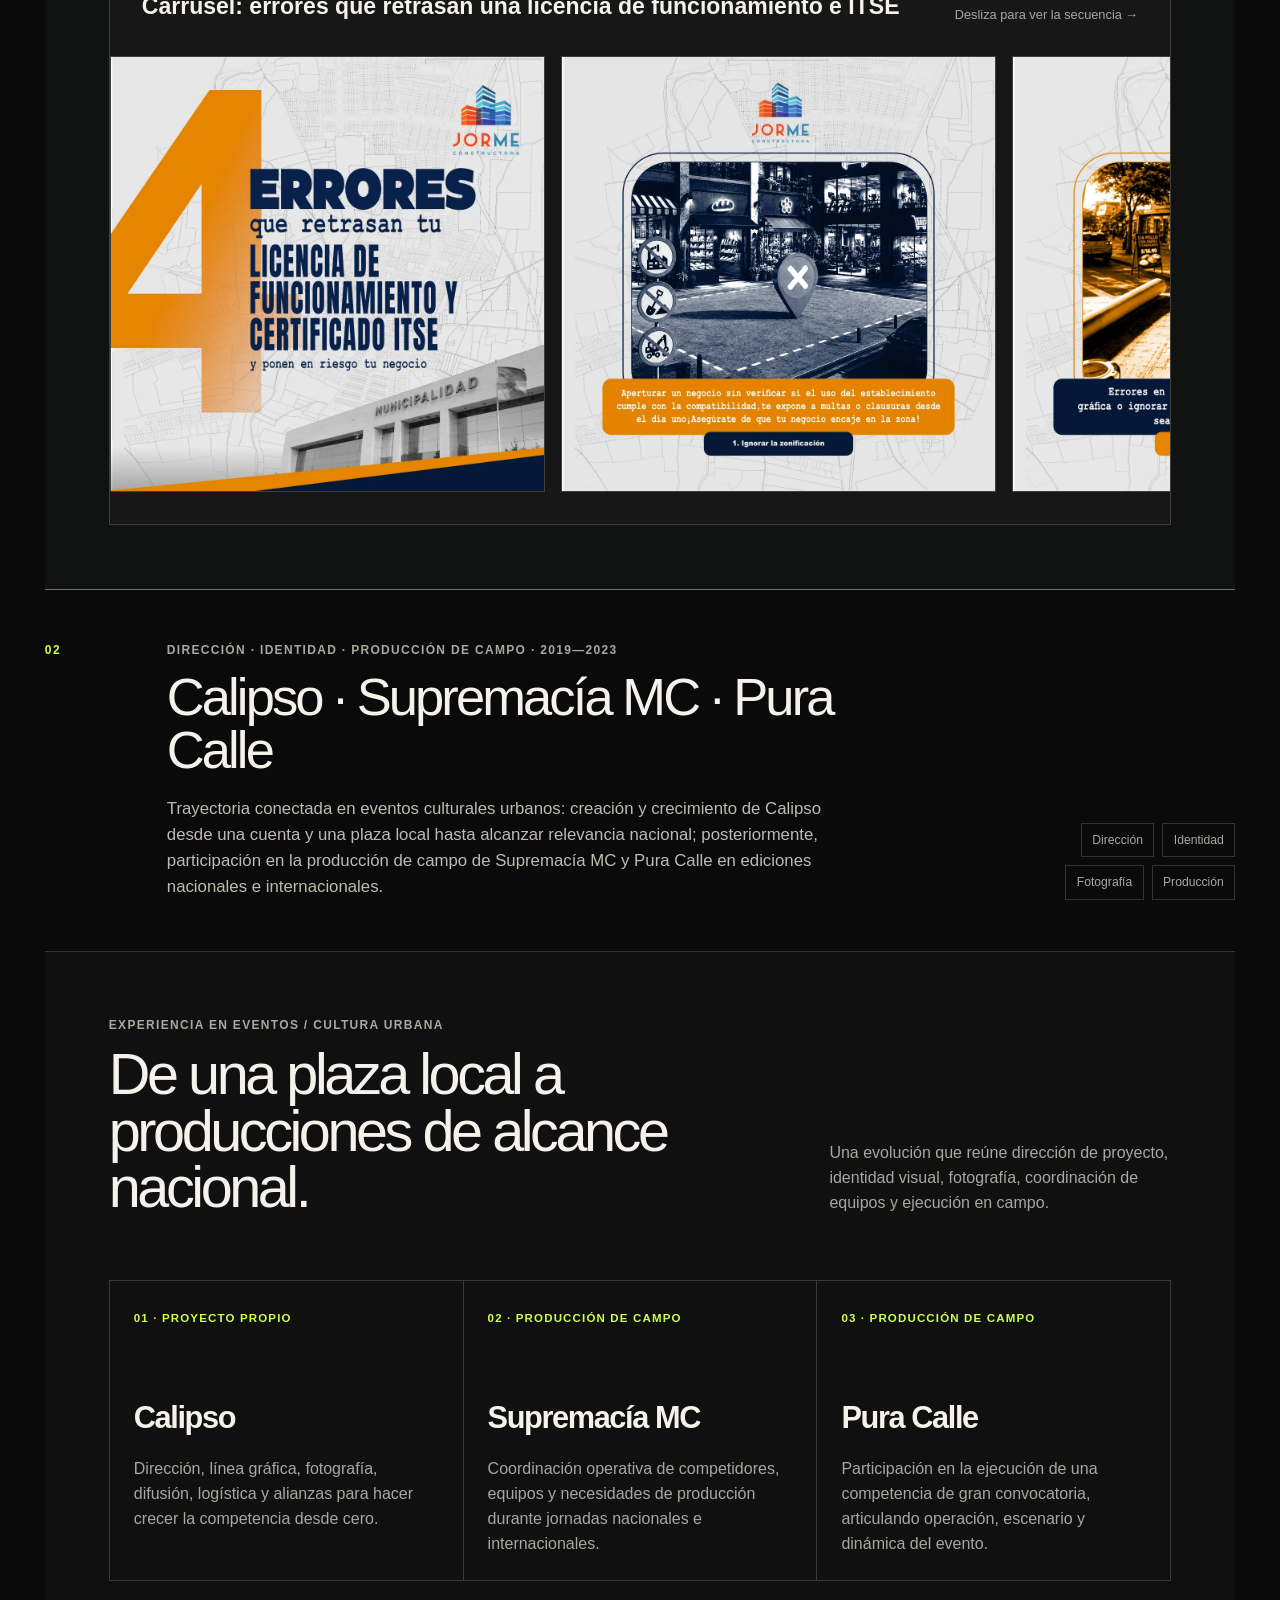
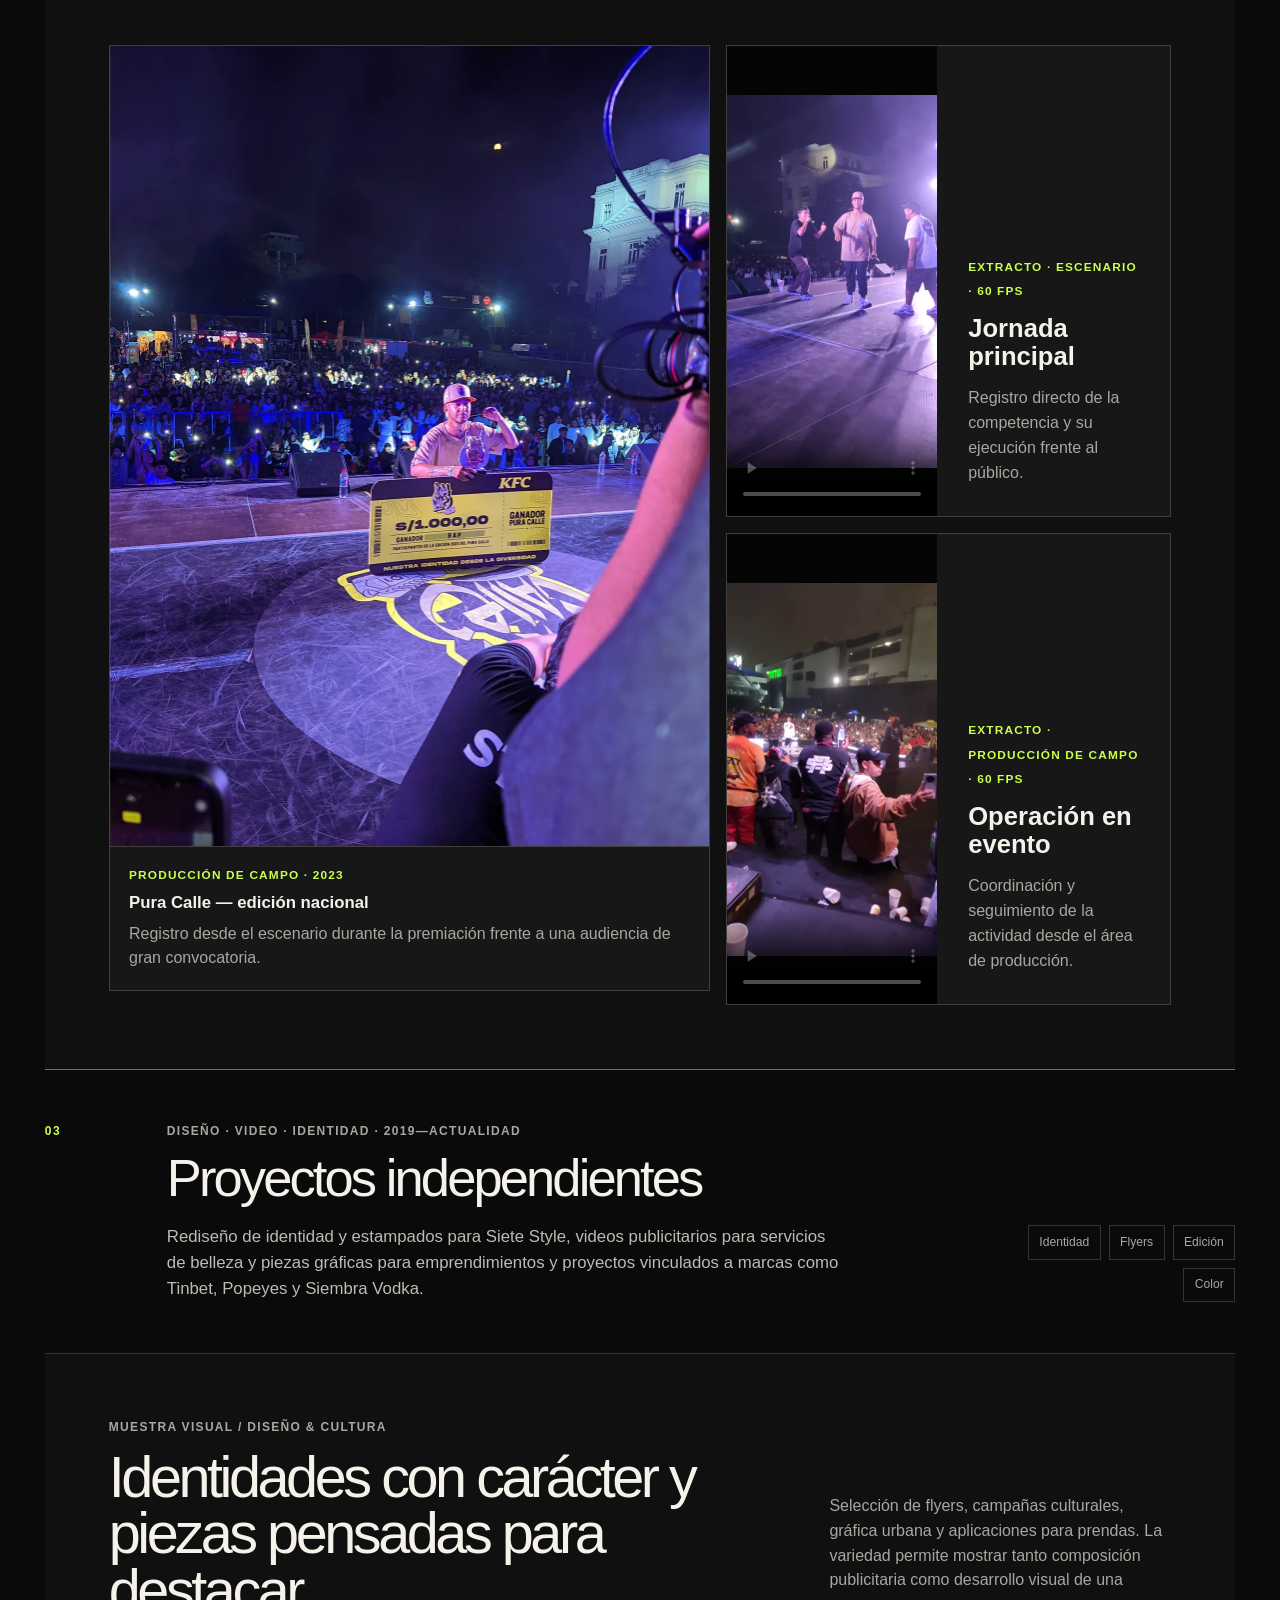
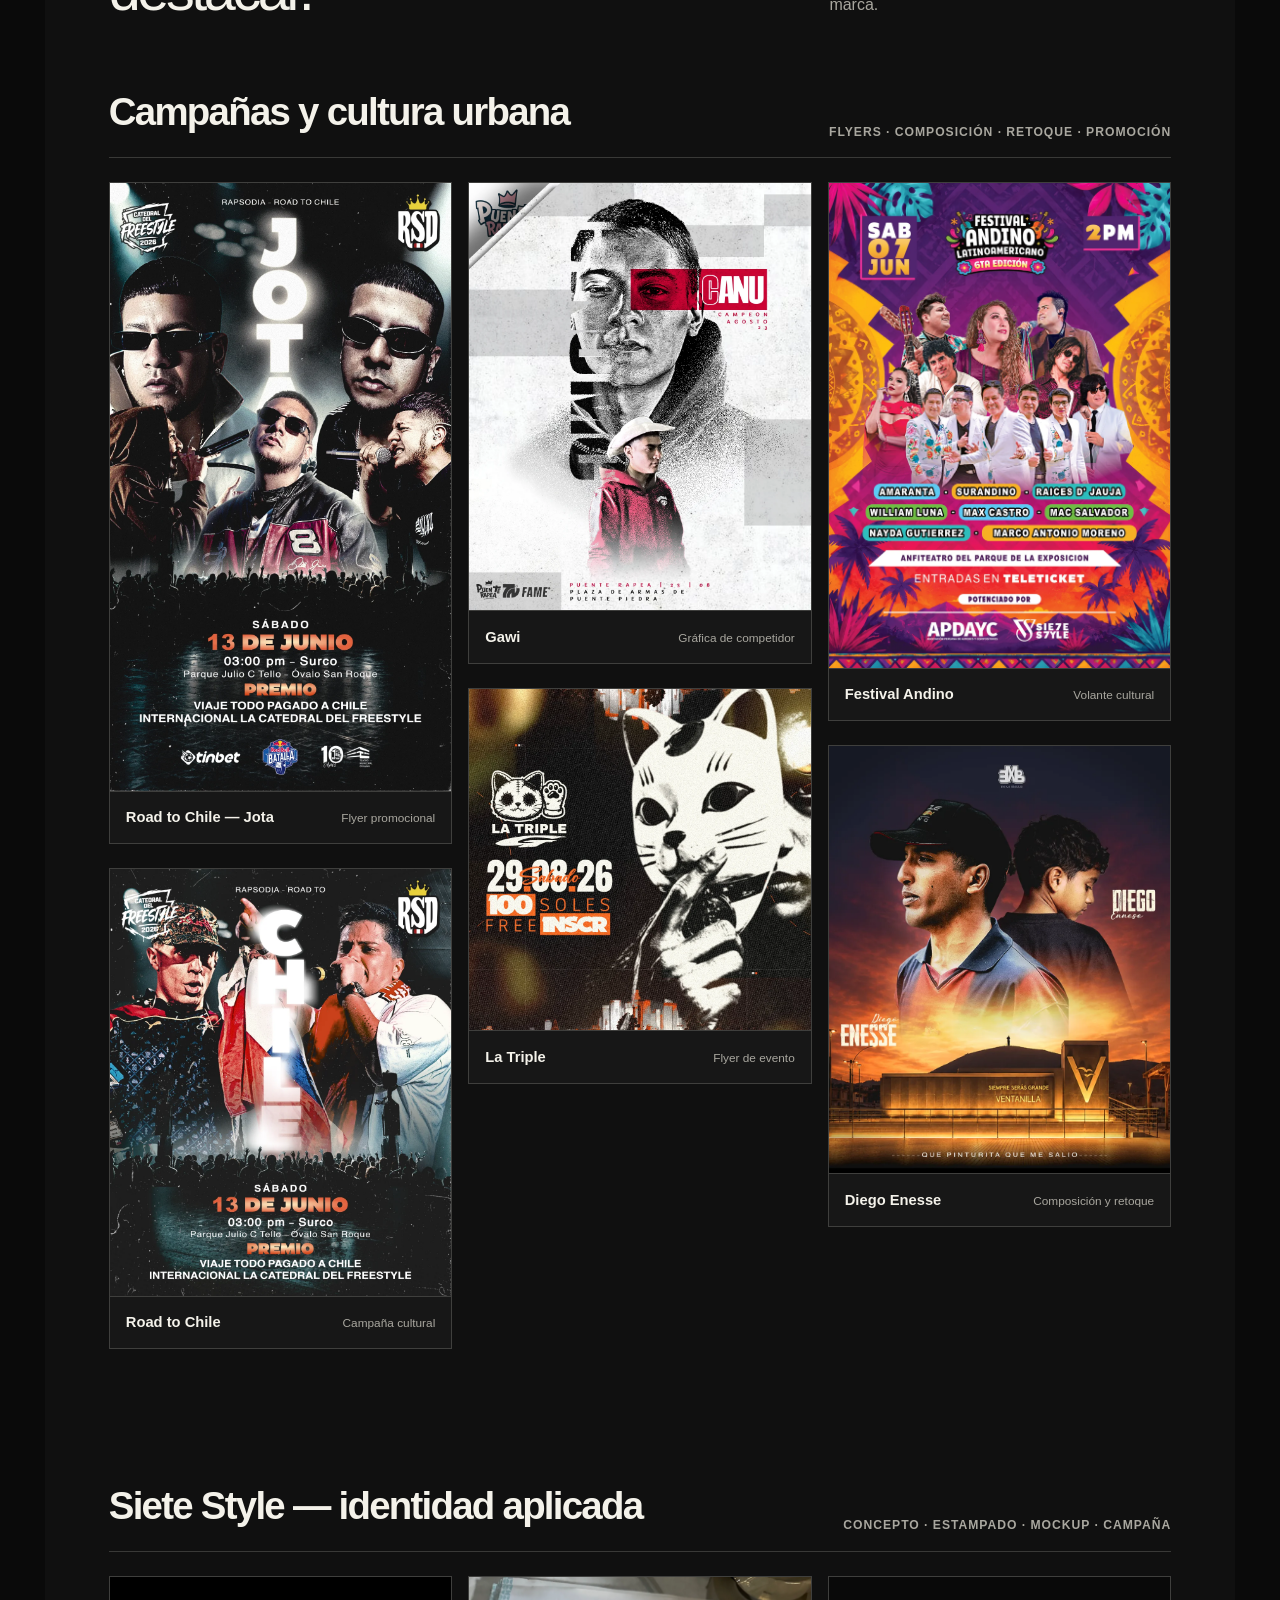
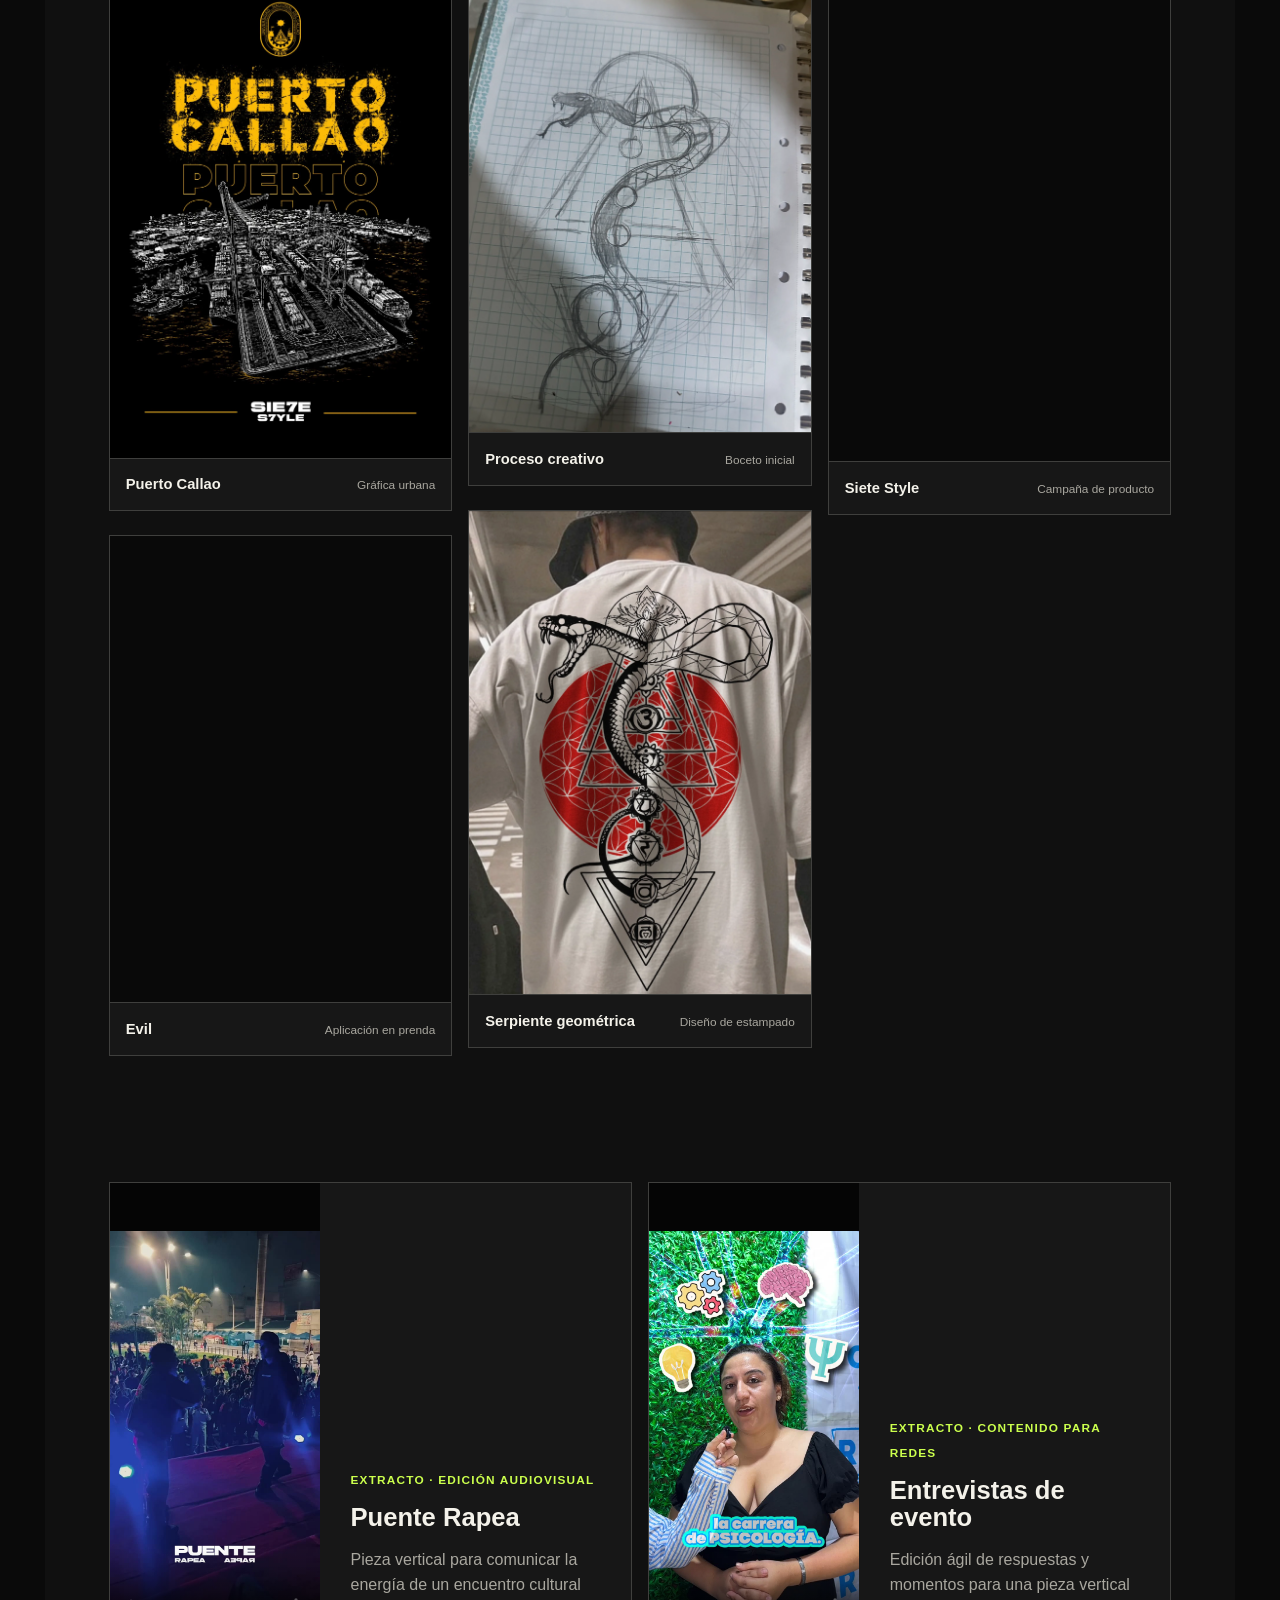
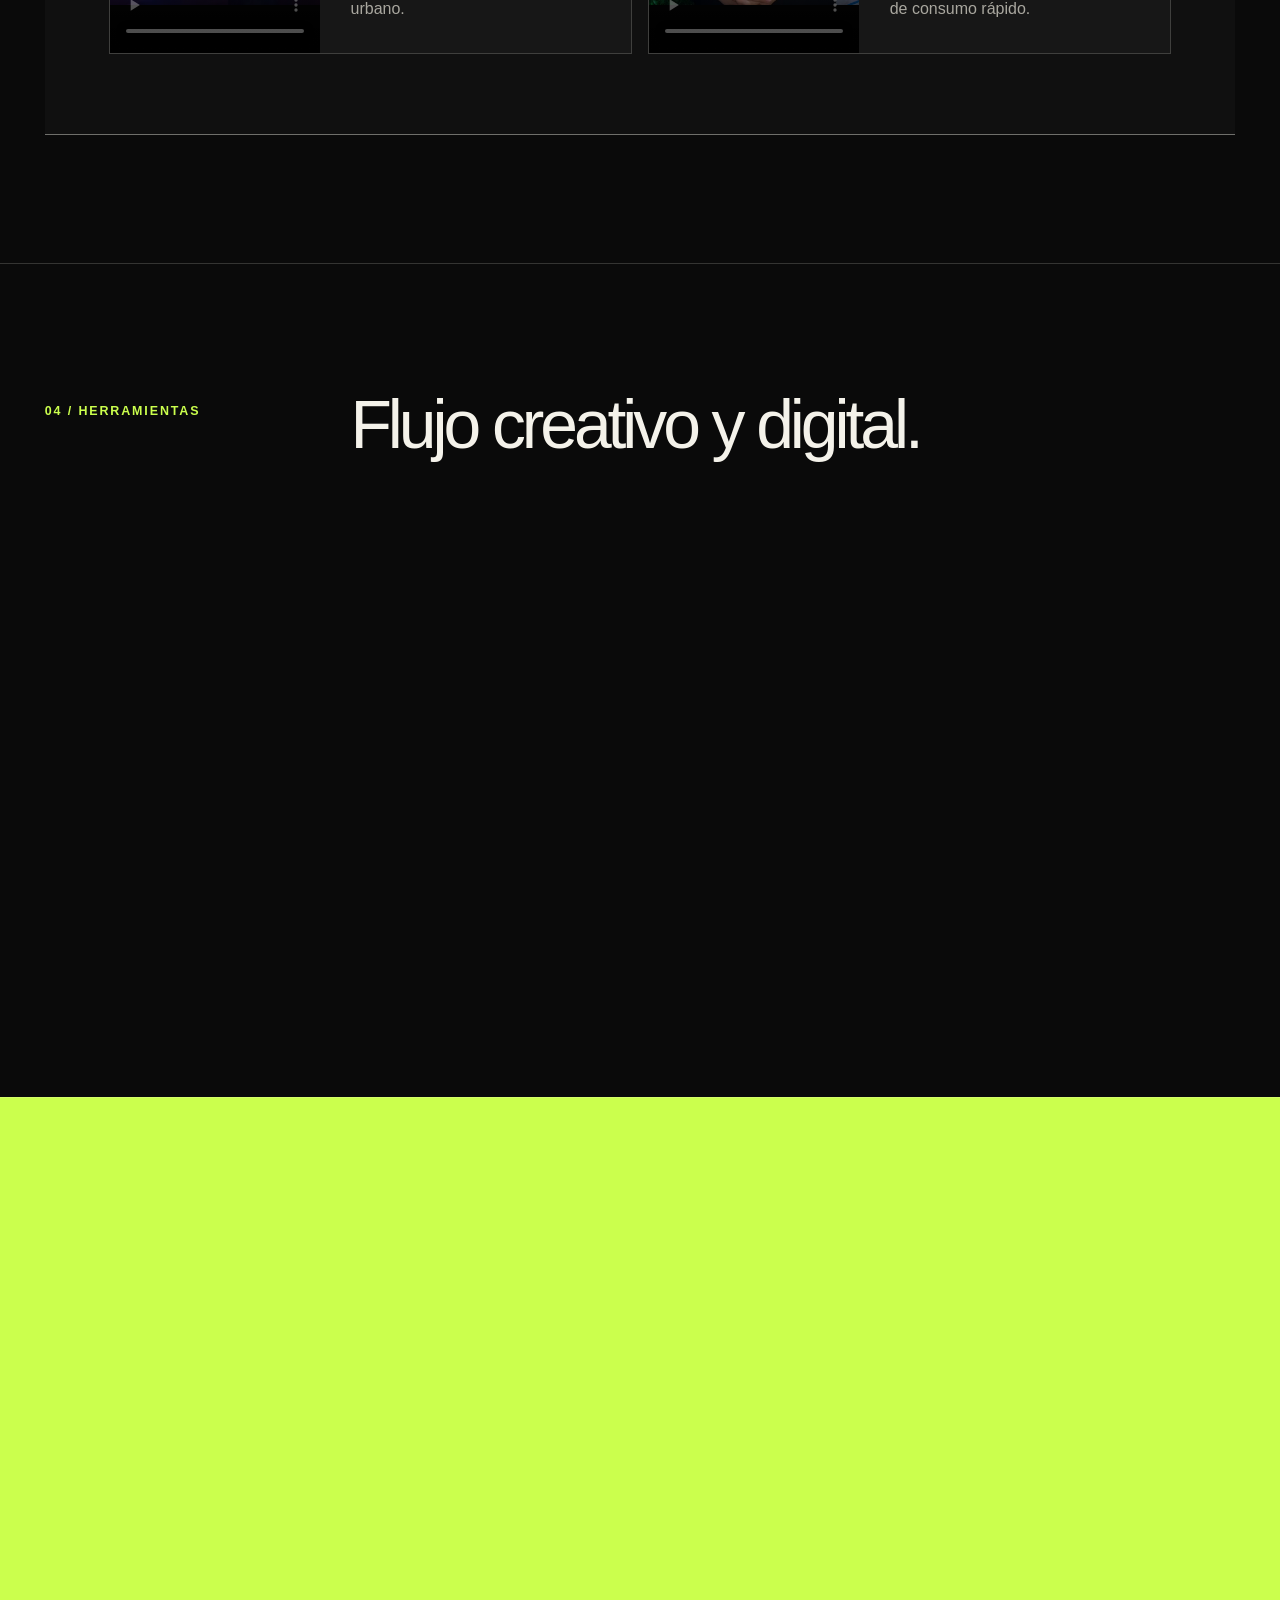
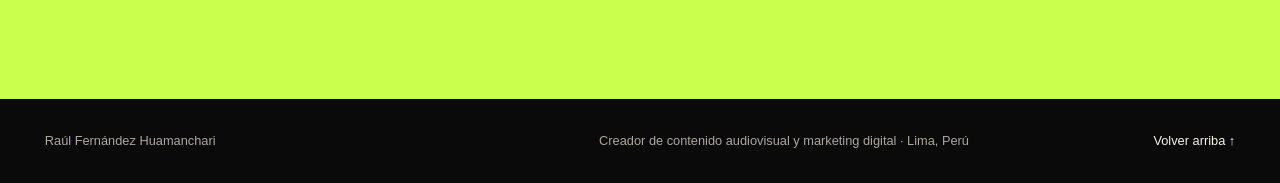
<file: portafolio/index.html>
<!doctype html>
<html lang="es">
  <head>
    <meta charset="UTF-8" />
    <meta name="viewport" content="width=device-width, initial-scale=1.0" />
    <meta
      name="description"
      content="Portafolio de Raúl Fernández Huamanchari, creador de contenido audiovisual y marketing digital en Lima, Perú."
    />
    <meta name="theme-color" content="#0a0a0a" />
    <title>Raúl Fernández — Contenido audiovisual y marketing digital</title>
    <link rel="stylesheet" href="styles.css" />
    <script src="script.js" defer></script>
  </head>
  <body>
    <a class="skip-link" href="#contenido">Saltar al contenido</a>

    <header class="site-header" data-header>
      <a class="brand" href="#inicio" aria-label="Ir al inicio">
        <span class="brand-mark">RF</span>
        <span class="brand-name">Raúl Fernández</span>
      </a>

      <button
        class="menu-button"
        type="button"
        aria-expanded="false"
        aria-controls="main-nav"
        data-menu-button
      >
        <span></span><span></span>
        <span class="sr-only">Abrir menú</span>
      </button>

      <nav class="main-nav" id="main-nav" aria-label="Navegación principal" data-menu>
        <a href="#perfil">Perfil</a>
        <a href="#servicios">Servicios</a>
        <a href="#proyectos">Proyectos</a>
        <a href="#contacto">Contacto</a>
      </nav>
    </header>

    <main id="contenido">
      <section class="hero" id="inicio" aria-labelledby="hero-title">
        <div class="hero-copy">
          <p class="eyebrow">PORTAFOLIO / 2019 — ACTUALIDAD</p>
          <h1 id="hero-title">
            Contenido visual que conecta
            <span>marcas con personas.</span>
          </h1>
          <p class="hero-intro">
            Soy Raúl Fernández, creador de contenido audiovisual y profesional de
            marketing digital. Diseño, grabo y edito piezas pensadas para comunicar
            con claridad y acercar una marca a clientes reales.
          </p>
          <div class="hero-actions">
            <a class="button button-primary" href="#proyectos">Ver proyectos</a>
            <a
              class="button button-secondary"
              href="https://wa.me/51957209363?text=Hola%20Ra%C3%BAl%2C%20vi%20tu%20portafolio%20y%20quisiera%20conversar%20sobre%20un%20proyecto."
              target="_blank"
              rel="noreferrer"
            >Hablemos <span aria-hidden="true">↗</span></a>
          </div>
          <ul class="hero-disciplines" aria-label="Áreas de trabajo">
            <li>Audiovisual</li>
            <li>Diseño</li>
            <li>Redes sociales</li>
            <li>Producción</li>
          </ul>
        </div>

        <aside class="hero-panel" aria-label="Disponibilidad profesional">
          <div class="monogram" aria-hidden="true">
            <span>R</span><span>F</span>
          </div>
          <div class="availability">
            <span class="status-dot" aria-hidden="true"></span>
            <p>Disponible para proyectos freelance</p>
          </div>
          <dl>
            <div><dt>Base</dt><dd>Ventanilla, Callao</dd></div>
            <div><dt>Modalidad</dt><dd>Remoto y desplazamiento</dd></div>
          </dl>
        </aside>
      </section>

      <section class="profile section" id="perfil" aria-labelledby="profile-title">
        <div class="section-heading reveal">
          <p class="eyebrow">01 / PERFIL</p>
          <h2 id="profile-title">Estrategia, diseño y ejecución en una misma mirada.</h2>
        </div>
        <div class="profile-grid">
          <p class="profile-lead reveal">
            Desde 2019 desarrollo proyectos reales de contenido, identidad visual,
            redes sociales y producción de eventos. Puedo acompañar una idea desde
            la planificación hasta su publicación.
          </p>
          <div class="profile-detail reveal">
            <p>
              Mi experiencia combina el trabajo independiente con proyectos para el
              sector construcción, emprendimientos locales, moda urbana, belleza y
              eventos culturales de alcance nacional e internacional.
            </p>
            <p>
              Me interesa que cada pieza tenga una función: presentar mejor una
              marca, ordenar su comunicación, generar interés y facilitar el contacto
              con nuevos clientes.
            </p>
          </div>
        </div>
      </section>

      <section class="services section" id="servicios" aria-labelledby="services-title">
        <div class="section-heading reveal">
          <p class="eyebrow">02 / SERVICIOS</p>
          <h2 id="services-title">Lo que puedo aportar a un proyecto.</h2>
        </div>
        <div class="service-grid">
          <article class="service-card reveal">
            <span class="card-number">01</span>
            <h3>Contenido audiovisual</h3>
            <p>Grabación, dirección, edición, corrección de color y adaptación para Reels, TikTok y Shorts.</p>
          </article>
          <article class="service-card reveal">
            <span class="card-number">02</span>
            <h3>Diseño para redes</h3>
            <p>Flyers, publicaciones, historias, banners y sistemas gráficos que mantienen coherencia visual.</p>
          </article>
          <article class="service-card reveal">
            <span class="card-number">03</span>
            <h3>Gestión digital</h3>
            <p>Planificación de contenidos, textos, programación, configuración de campañas y gestión desde Meta Business Suite.</p>
          </article>
          <article class="service-card reveal">
            <span class="card-number">04</span>
            <h3>Producción de campo</h3>
            <p>Coordinación operativa, registro audiovisual, identidad gráfica y ejecución de eventos culturales.</p>
          </article>
        </div>
      </section>

      <section class="projects section" id="proyectos" aria-labelledby="projects-title">
        <div class="section-heading reveal">
          <p class="eyebrow">03 / PROYECTOS SELECCIONADOS</p>
          <h2 id="projects-title">Experiencias que construyeron mi perfil.</h2>
        </div>

        <div class="project-list">
          <article class="project-card reveal">
            <div class="project-index">01</div>
            <div class="project-main">
              <p class="project-type">MARKETING DIGITAL · CONTENIDO · 2025—2026</p>
              <h3>Jorme Constructora</h3>
              <p>
                Desarrollo de su presencia digital desde cero: planificación de
                publicaciones e historias, diseño de piezas, contenido audiovisual,
                textos, gestión de redes y campañas orientadas a captar clientes.
              </p>
            </div>
            <ul class="project-tags" aria-label="Responsabilidades en Jorme">
              <li>Meta Business Suite</li><li>Video</li><li>Diseño</li><li>ITSE</li>
            </ul>
          </article>

          <div class="jorme-showcase reveal" aria-labelledby="jorme-showcase-title">
            <div class="showcase-heading">
              <div>
                <p class="project-type">MUESTRA VISUAL / JORME</p>
                <h3 id="jorme-showcase-title">Contenido que informa, presenta y genera contacto.</h3>
              </div>
              <p>
                Selección de piezas creadas para explicar servicios técnicos,
                fortalecer la imagen de la empresa y facilitar solicitudes de
                cotización en redes sociales.
              </p>
            </div>

            <div class="showcase-feature-grid">
              <figure class="media-card media-card-square">
                <img
                  src="assets/jorme/cotizacion.webp"
                  alt="Publicación de Jorme Constructora para solicitar una cotización"
                  width="1080"
                  height="1080"
                  loading="lazy"
                  decoding="async"
                />
                <figcaption><span>Diseño para redes</span><strong>Pieza comercial y llamada a la acción</strong></figcaption>
              </figure>

              <a
                class="media-card brochure-card"
                href="brochure-jorme.html"
                target="_blank"
                rel="noreferrer"
                aria-label="Abrir brochure corporativo de Jorme en alta resolución"
              >
                <div class="brochure-preview">
                  <img
                    src="assets/jorme/brochure-cover.webp"
                    alt="Portada del brochure corporativo de Jorme Constructora"
                    width="909"
                    height="1286"
                    loading="lazy"
                    decoding="async"
                  />
                </div>
                <div class="media-caption">
                  <span>Diseño editorial · 6 páginas</span>
                  <strong>Brochure corporativo</strong>
                  <i aria-hidden="true">Ver brochure completo ↗</i>
                </div>
              </a>
            </div>

            <div class="video-grid">
              <figure class="video-card">
                <video
                  controls
                  playsinline
                  preload="metadata"
                  poster="assets/jorme/video-itse-poster.jpg"
                  aria-label="Video informativo sobre certificado ITSE producido para Jorme"
                >
                  <source src="assets/jorme/video-itse.mp4" type="video/mp4" />
                  Tu navegador no puede reproducir este video.
                </video>
                <figcaption>
                  <span>Extracto · dirección · grabación · edición</span>
                  <strong>Contenido informativo sobre certificado ITSE</strong>
                  <p>Video vertical diseñado para explicar un servicio técnico de forma directa en redes.</p>
                </figcaption>
              </figure>

              <figure class="video-card">
                <video
                  controls
                  playsinline
                  preload="metadata"
                  poster="assets/jorme/video-evento-poster.jpg"
                  aria-label="Cobertura audiovisual de evento realizada para Jorme"
                >
                  <source src="assets/jorme/video-evento.mp4" type="video/mp4" />
                  Tu navegador no puede reproducir este video.
                </video>
                <figcaption>
                  <span>Extracto · registro · montaje · ritmo</span>
                  <strong>Cobertura audiovisual de evento</strong>
                  <p>Grabación y edición realizada para Jorme durante una actividad presencial.</p>
                </figcaption>
              </figure>
            </div>

            <div class="carousel-block">
              <div class="carousel-heading">
                <div>
                  <span>Contenido educativo</span>
                  <strong>Carrusel: errores que retrasan una licencia de funcionamiento e ITSE</strong>
                </div>
                <p>Desliza para ver la secuencia →</p>
              </div>
              <div class="carousel-track" tabindex="0" role="region" aria-label="Carrusel educativo de cinco diseños para Jorme">
                <img src="assets/jorme/itse-slide-1.webp" alt="Portada: cuatro errores que retrasan una licencia de funcionamiento y certificado ITSE" width="1080" height="1080" loading="lazy" decoding="async" />
                <img src="assets/jorme/itse-slide-2.webp" alt="Error uno: ignorar la zonificación" width="1080" height="1080" loading="lazy" decoding="async" />
                <img src="assets/jorme/itse-slide-3.webp" alt="Error dos: planos fuera de norma" width="1080" height="1080" loading="lazy" decoding="async" />
                <img src="assets/jorme/itse-slide-4.webp" alt="Error tres: local no acondicionado" width="1080" height="1080" loading="lazy" decoding="async" />
                <img src="assets/jorme/itse-slide-5.webp" alt="Error cuatro: falta de seguimiento del proceso" width="1080" height="1080" loading="lazy" decoding="async" />
              </div>
            </div>
          </div>

          <article class="project-card reveal">
            <div class="project-index">02</div>
            <div class="project-main">
              <p class="project-type">DIRECCIÓN · IDENTIDAD · PRODUCCIÓN DE CAMPO · 2019—2023</p>
              <h3>Calipso · Supremacía MC · Pura Calle</h3>
              <p>
                Trayectoria conectada en eventos culturales urbanos: creación y crecimiento
                de Calipso desde una cuenta y una plaza local hasta alcanzar relevancia
                nacional; posteriormente, participación en la producción de campo de
                Supremacía MC y Pura Calle en ediciones nacionales e internacionales.
              </p>
            </div>
            <ul class="project-tags" aria-label="Responsabilidades en eventos culturales urbanos">
              <li>Dirección</li><li>Identidad</li><li>Fotografía</li><li>Producción</li>
            </ul>
          </article>

          <div class="event-showcase reveal" aria-labelledby="event-showcase-title">
            <div class="showcase-heading">
              <div>
                <p class="project-type">EXPERIENCIA EN EVENTOS / CULTURA URBANA</p>
                <h3 id="event-showcase-title">De una plaza local a producciones de alcance nacional.</h3>
              </div>
              <p>
                Una evolución que reúne dirección de proyecto, identidad visual,
                fotografía, coordinación de equipos y ejecución en campo.
              </p>
            </div>

            <div class="event-path" aria-label="Evolución de la experiencia en eventos urbanos">
              <article>
                <span>01 · PROYECTO PROPIO</span>
                <h4>Calipso</h4>
                <p>Dirección, línea gráfica, fotografía, difusión, logística y alianzas para hacer crecer la competencia desde cero.</p>
              </article>
              <article>
                <span>02 · PRODUCCIÓN DE CAMPO</span>
                <h4>Supremacía MC</h4>
                <p>Coordinación operativa de competidores, equipos y necesidades de producción durante jornadas nacionales e internacionales.</p>
              </article>
              <article>
                <span>03 · PRODUCCIÓN DE CAMPO</span>
                <h4>Pura Calle</h4>
                <p>Participación en la ejecución de una competencia de gran convocatoria, articulando operación, escenario y dinámica del evento.</p>
              </article>
            </div>

            <div class="event-media-grid">
              <figure class="event-photo-card">
                <img src="assets/events/pura-calle-stage.webp" alt="Escenario y público de Pura Calle 2023 durante la premiación" loading="lazy" decoding="async" />
                <figcaption>
                  <span>PRODUCCIÓN DE CAMPO · 2023</span>
                  <strong>Pura Calle — edición nacional</strong>
                  <p>Registro desde el escenario durante la premiación frente a una audiencia de gran convocatoria.</p>
                </figcaption>
              </figure>

              <div class="event-video-stack">
                <figure class="video-card">
                  <video controls playsinline preload="metadata" poster="assets/events/pura-calle-stage-poster.jpg" aria-label="Registro del escenario de Pura Calle">
                    <source src="assets/events/pura-calle-stage.mp4" type="video/mp4" />
                    Tu navegador no puede reproducir este video.
                  </video>
                  <figcaption>
                    <span>Extracto · escenario · 60 fps</span>
                    <strong>Jornada principal</strong>
                    <p>Registro directo de la competencia y su ejecución frente al público.</p>
                  </figcaption>
                </figure>

                <figure class="video-card">
                  <video controls playsinline preload="metadata" poster="assets/events/pura-calle-production-poster.jpg" aria-label="Registro de producción de campo en Pura Calle">
                    <source src="assets/events/pura-calle-production.mp4" type="video/mp4" />
                    Tu navegador no puede reproducir este video.
                  </video>
                  <figcaption>
                    <span>Extracto · producción de campo · 60 fps</span>
                    <strong>Operación en evento</strong>
                    <p>Coordinación y seguimiento de la actividad desde el área de producción.</p>
                  </figcaption>
                </figure>
              </div>
            </div>
          </div>

          <article class="project-card reveal">
            <div class="project-index">03</div>
            <div class="project-main">
              <p class="project-type">DISEÑO · VIDEO · IDENTIDAD · 2019—ACTUALIDAD</p>
              <h3>Proyectos independientes</h3>
              <p>
                Rediseño de identidad y estampados para Siete Style, videos
                publicitarios para servicios de belleza y piezas gráficas para
                emprendimientos y proyectos vinculados a marcas como Tinbet, Popeyes
                y Siembra Vodka.
              </p>
            </div>
            <ul class="project-tags" aria-label="Servicios independientes">
              <li>Identidad</li><li>Flyers</li><li>Edición</li><li>Color</li>
            </ul>
          </article>

          <div class="independent-showcase reveal" aria-labelledby="independent-showcase-title">
            <div class="showcase-heading">
              <div>
                <p class="project-type">MUESTRA VISUAL / DISEÑO &amp; CULTURA</p>
                <h3 id="independent-showcase-title">Identidades con carácter y piezas pensadas para destacar.</h3>
              </div>
              <p>
                Selección de flyers, campañas culturales, gráfica urbana y aplicaciones
                para prendas. La variedad permite mostrar tanto composición publicitaria
                como desarrollo visual de una marca.
              </p>
            </div>

            <section class="portfolio-group" aria-labelledby="culture-design-title">
              <div class="portfolio-group-heading">
                <h4 id="culture-design-title">Campañas y cultura urbana</h4>
                <p>Flyers · composición · retoque · promoción</p>
              </div>
              <div class="design-wall">
                <figure class="design-card">
                  <img src="assets/independent/rapso-jota.webp" alt="Flyer de clasificación Road to Chile para Jota" loading="lazy" decoding="async" />
                  <figcaption><strong>Road to Chile — Jota</strong><span>Flyer promocional</span></figcaption>
                </figure>
                <figure class="design-card">
                  <img src="assets/independent/rapso-chile.webp" alt="Flyer Road to Chile con dos competidores de freestyle" loading="lazy" decoding="async" />
                  <figcaption><strong>Road to Chile</strong><span>Campaña cultural</span></figcaption>
                </figure>
                <figure class="design-card">
                  <img src="assets/independent/gawi.webp" alt="Diseño gráfico en blanco, negro y rojo para Gawi" loading="lazy" decoding="async" />
                  <figcaption><strong>Gawi</strong><span>Gráfica de competidor</span></figcaption>
                </figure>
                <figure class="design-card">
                  <img src="assets/independent/la-triple.webp" alt="Flyer urbano en blanco, negro y naranja para La Triple" loading="lazy" decoding="async" />
                  <figcaption><strong>La Triple</strong><span>Flyer de evento</span></figcaption>
                </figure>
                <figure class="design-card">
                  <img src="assets/independent/festival-andino.webp" alt="Volante colorido para la sexta edición del Festival Andino Latinoamericano" loading="lazy" decoding="async" />
                  <figcaption><strong>Festival Andino</strong><span>Volante cultural</span></figcaption>
                </figure>
                <figure class="design-card">
                  <img src="assets/independent/diego-enesse.webp" alt="Composición gráfica urbana dedicada a Diego Enesse en Ventanilla" loading="lazy" decoding="async" />
                  <figcaption><strong>Diego Enesse</strong><span>Composición y retoque</span></figcaption>
                </figure>
              </div>
            </section>

            <section class="portfolio-group" aria-labelledby="siete-style-title">
              <div class="portfolio-group-heading">
                <h4 id="siete-style-title">Siete Style — identidad aplicada</h4>
                <p>Concepto · estampado · mockup · campaña</p>
              </div>
              <div class="design-wall">
                <figure class="design-card">
                  <img src="assets/independent/siete-style-puerto.webp" alt="Diseño Puerto Callao para Siete Style" loading="lazy" decoding="async" />
                  <figcaption><strong>Puerto Callao</strong><span>Gráfica urbana</span></figcaption>
                </figure>
                <figure class="design-card">
                  <img src="assets/independent/siete-style-black-shirt.webp" alt="Mockup de polo negro con estampado urbano" loading="lazy" decoding="async" />
                  <figcaption><strong>Evil</strong><span>Aplicación en prenda</span></figcaption>
                </figure>
                <figure class="design-card">
                  <img src="assets/independent/siete-style-sketch.webp" alt="Boceto manual de serpiente para estampado de ropa" loading="lazy" decoding="async" />
                  <figcaption><strong>Proceso creativo</strong><span>Boceto inicial</span></figcaption>
                </figure>
                <figure class="design-card">
                  <img src="assets/independent/siete-style-white-shirt.webp" alt="Mockup de polo blanco con estampado de serpiente" loading="lazy" decoding="async" />
                  <figcaption><strong>Serpiente geométrica</strong><span>Diseño de estampado</span></figcaption>
                </figure>
                <figure class="design-card">
                  <img src="assets/independent/siete-style-campaign.webp" alt="Pieza promocional de Siete Style para el Festival Andino" loading="lazy" decoding="async" />
                  <figcaption><strong>Siete Style</strong><span>Campaña de producto</span></figcaption>
                </figure>
              </div>
            </section>

            <div class="video-grid independent-video-grid">
              <figure class="video-card">
                <video controls playsinline preload="metadata" poster="assets/independent/puente-rapea-poster.jpg" aria-label="Extracto audiovisual de Puente Rapea">
                  <source src="assets/independent/puente-rapea-video.mp4" type="video/mp4" />
                  Tu navegador no puede reproducir este video.
                </video>
                <figcaption>
                  <span>Extracto · edición audiovisual</span>
                  <strong>Puente Rapea</strong>
                  <p>Pieza vertical para comunicar la energía de un encuentro cultural urbano.</p>
                </figcaption>
              </figure>

              <figure class="video-card">
                <video controls playsinline preload="metadata" poster="assets/independent/evento-entrevistas-poster.jpg" aria-label="Extracto de entrevistas rápidas realizadas en un evento">
                  <source src="assets/independent/evento-entrevistas-video.mp4" type="video/mp4" />
                  Tu navegador no puede reproducir este video.
                </video>
                <figcaption>
                  <span>Extracto · contenido para redes</span>
                  <strong>Entrevistas de evento</strong>
                  <p>Edición ágil de respuestas y momentos para una pieza vertical de consumo rápido.</p>
                </figcaption>
              </figure>
            </div>
          </div>
        </div>
      </section>

      <section class="tools section" aria-labelledby="tools-title">
        <div class="section-heading reveal">
          <p class="eyebrow">04 / HERRAMIENTAS</p>
          <h2 id="tools-title">Flujo creativo y digital.</h2>
        </div>
        <div class="tools-wrap reveal">
          <div class="tool tool-featured"><strong>Photoshop</strong><span>Diseño y retoque</span></div>
          <div class="tool tool-featured"><strong>DaVinci Resolve</strong><span>Edición de video y corrección de color</span></div>
          <div class="tool tool-featured"><strong>Affinity</strong><span>Diseño gráfico</span></div>
          <div class="tool"><strong>Illustrator</strong><span>Gráfica vectorial</span></div>
          <div class="tool"><strong>Lightroom</strong><span>Fotografía</span></div>
          <div class="tool"><strong>Meta Business Suite</strong><span>Gestión y campañas</span></div>
          <div class="tool"><strong>IA aplicada</strong><span>ChatGPT, Claude, Gemini, Whisper y SAM</span></div>
        </div>
      </section>

      <section class="contact section" id="contacto" aria-labelledby="contact-title">
        <div class="contact-copy reveal">
          <p class="eyebrow">05 / CONTACTO</p>
          <h2 id="contact-title">¿Tienes una idea o una marca por renovar?</h2>
          <p>Conversemos sobre el objetivo, el contenido y la mejor forma de llevarlo a la práctica.</p>
        </div>
        <div class="contact-links reveal">
          <a href="mailto:rf4822286@gmail.com">
            <span>Correo</span><strong>rf4822286@gmail.com</strong><i aria-hidden="true">↗</i>
          </a>
          <a
            href="https://wa.me/51957209363?text=Hola%20Ra%C3%BAl%2C%20vi%20tu%20portafolio%20y%20quisiera%20conversar%20sobre%20un%20proyecto."
            target="_blank"
            rel="noreferrer"
          >
            <span>WhatsApp</span><strong>+51 957 209 363</strong><i aria-hidden="true">↗</i>
          </a>
        </div>
      </section>
    </main>

    <footer>
      <p>Raúl Fernández Huamanchari</p>
      <p>Creador de contenido audiovisual y marketing digital · Lima, Perú</p>
      <a href="#inicio">Volver arriba ↑</a>
    </footer>
  </body>
</html>
</file>
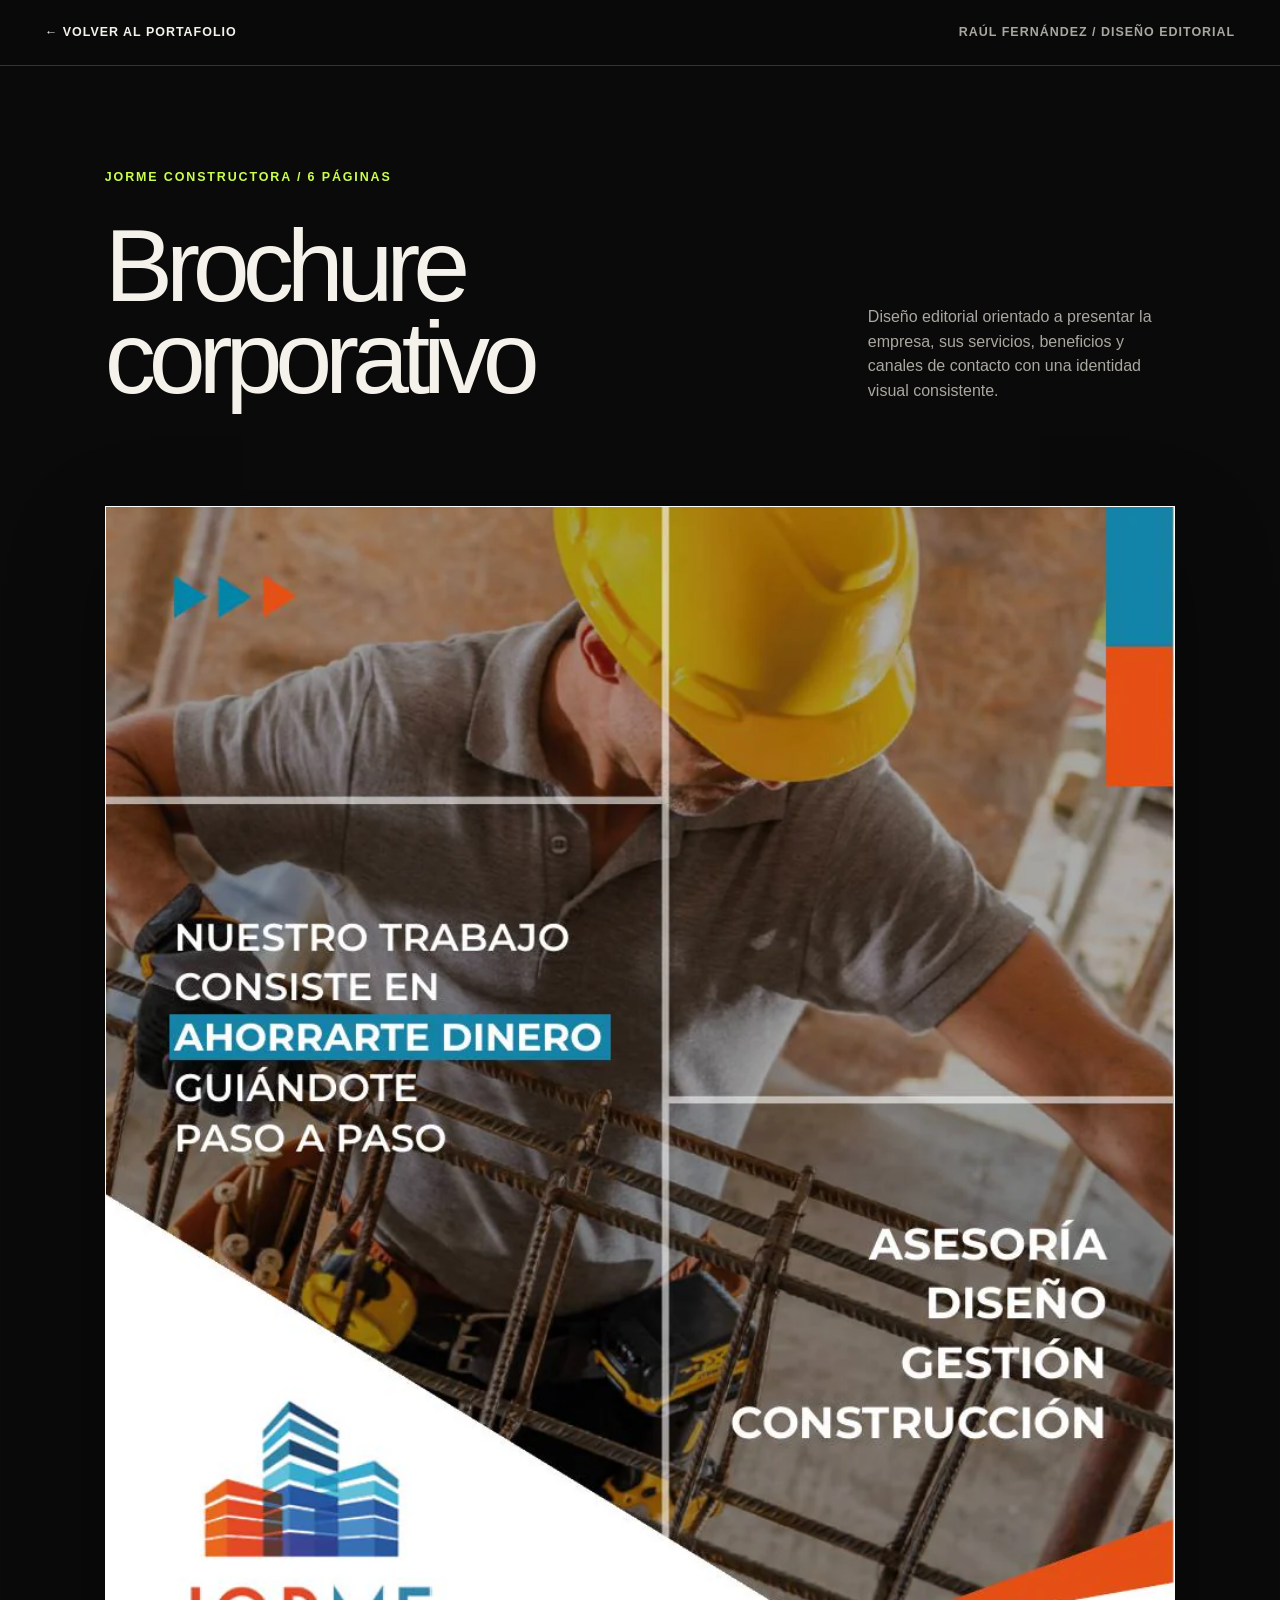
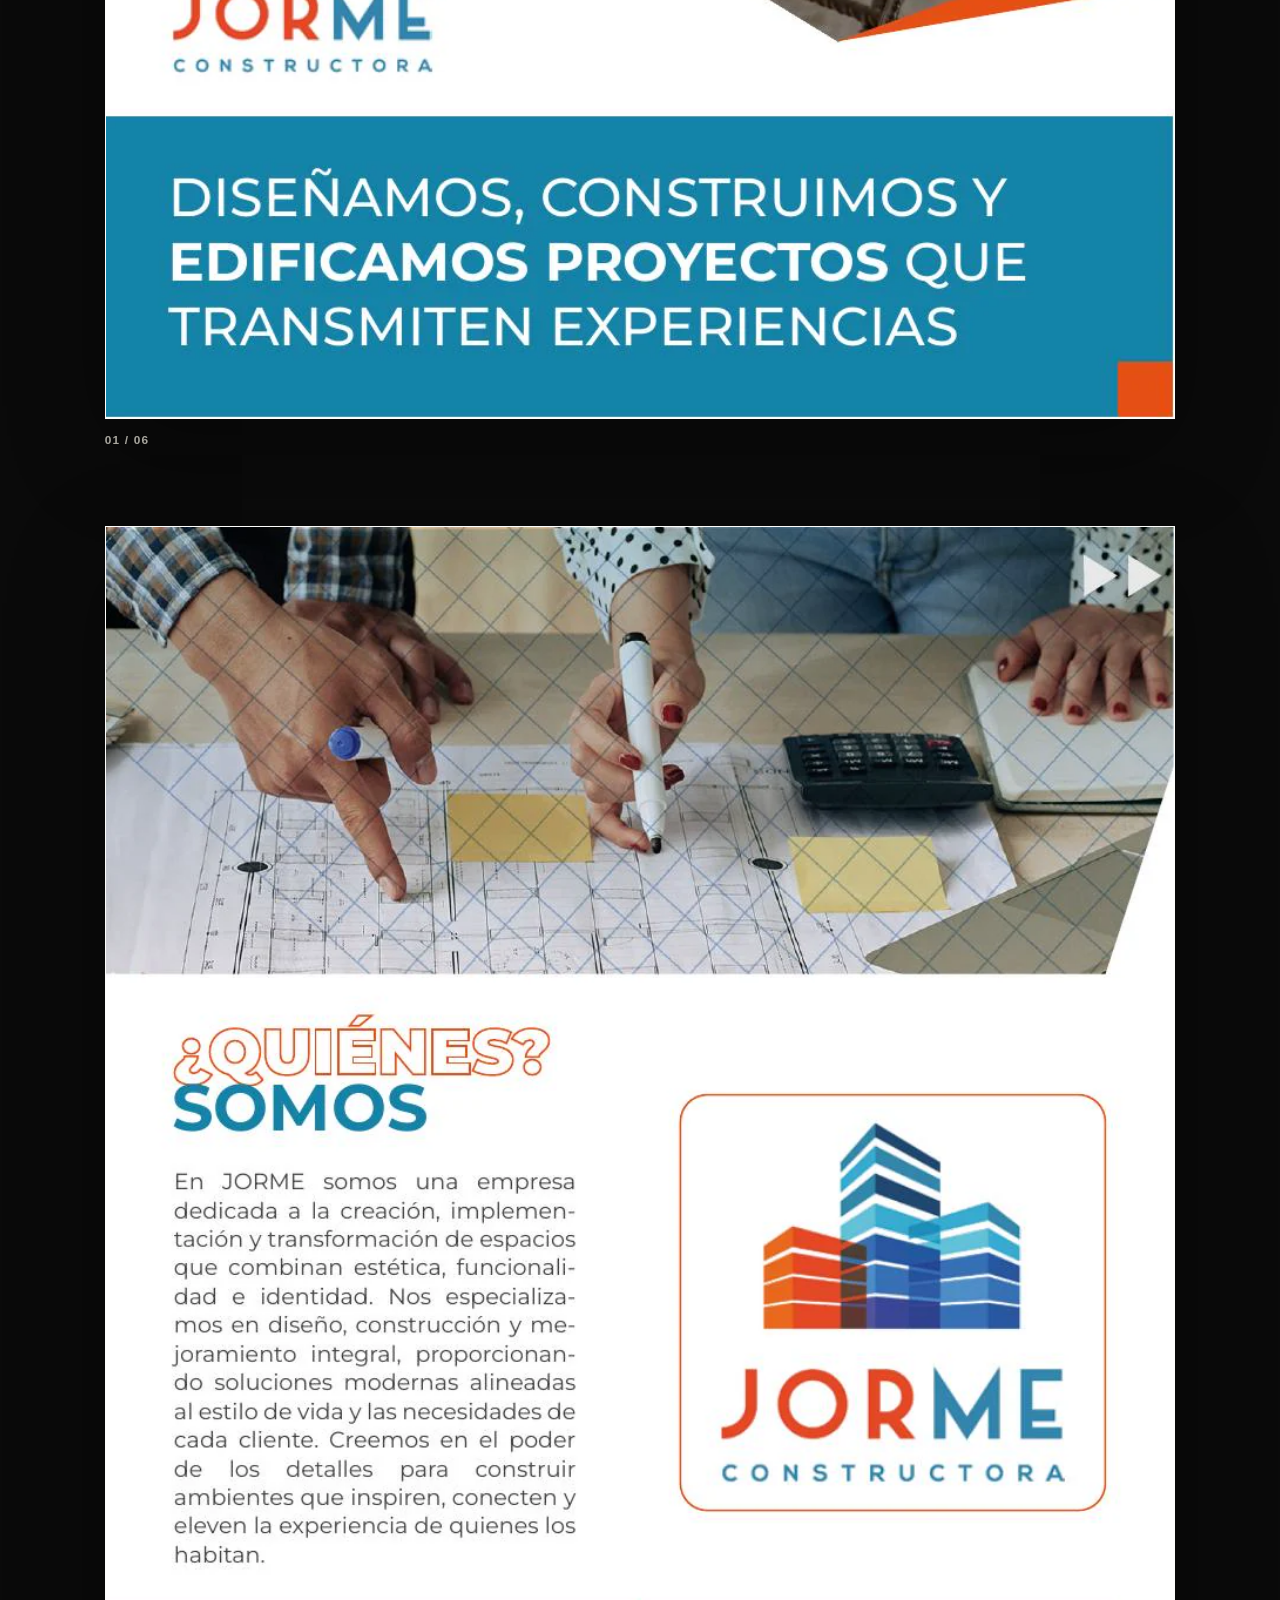
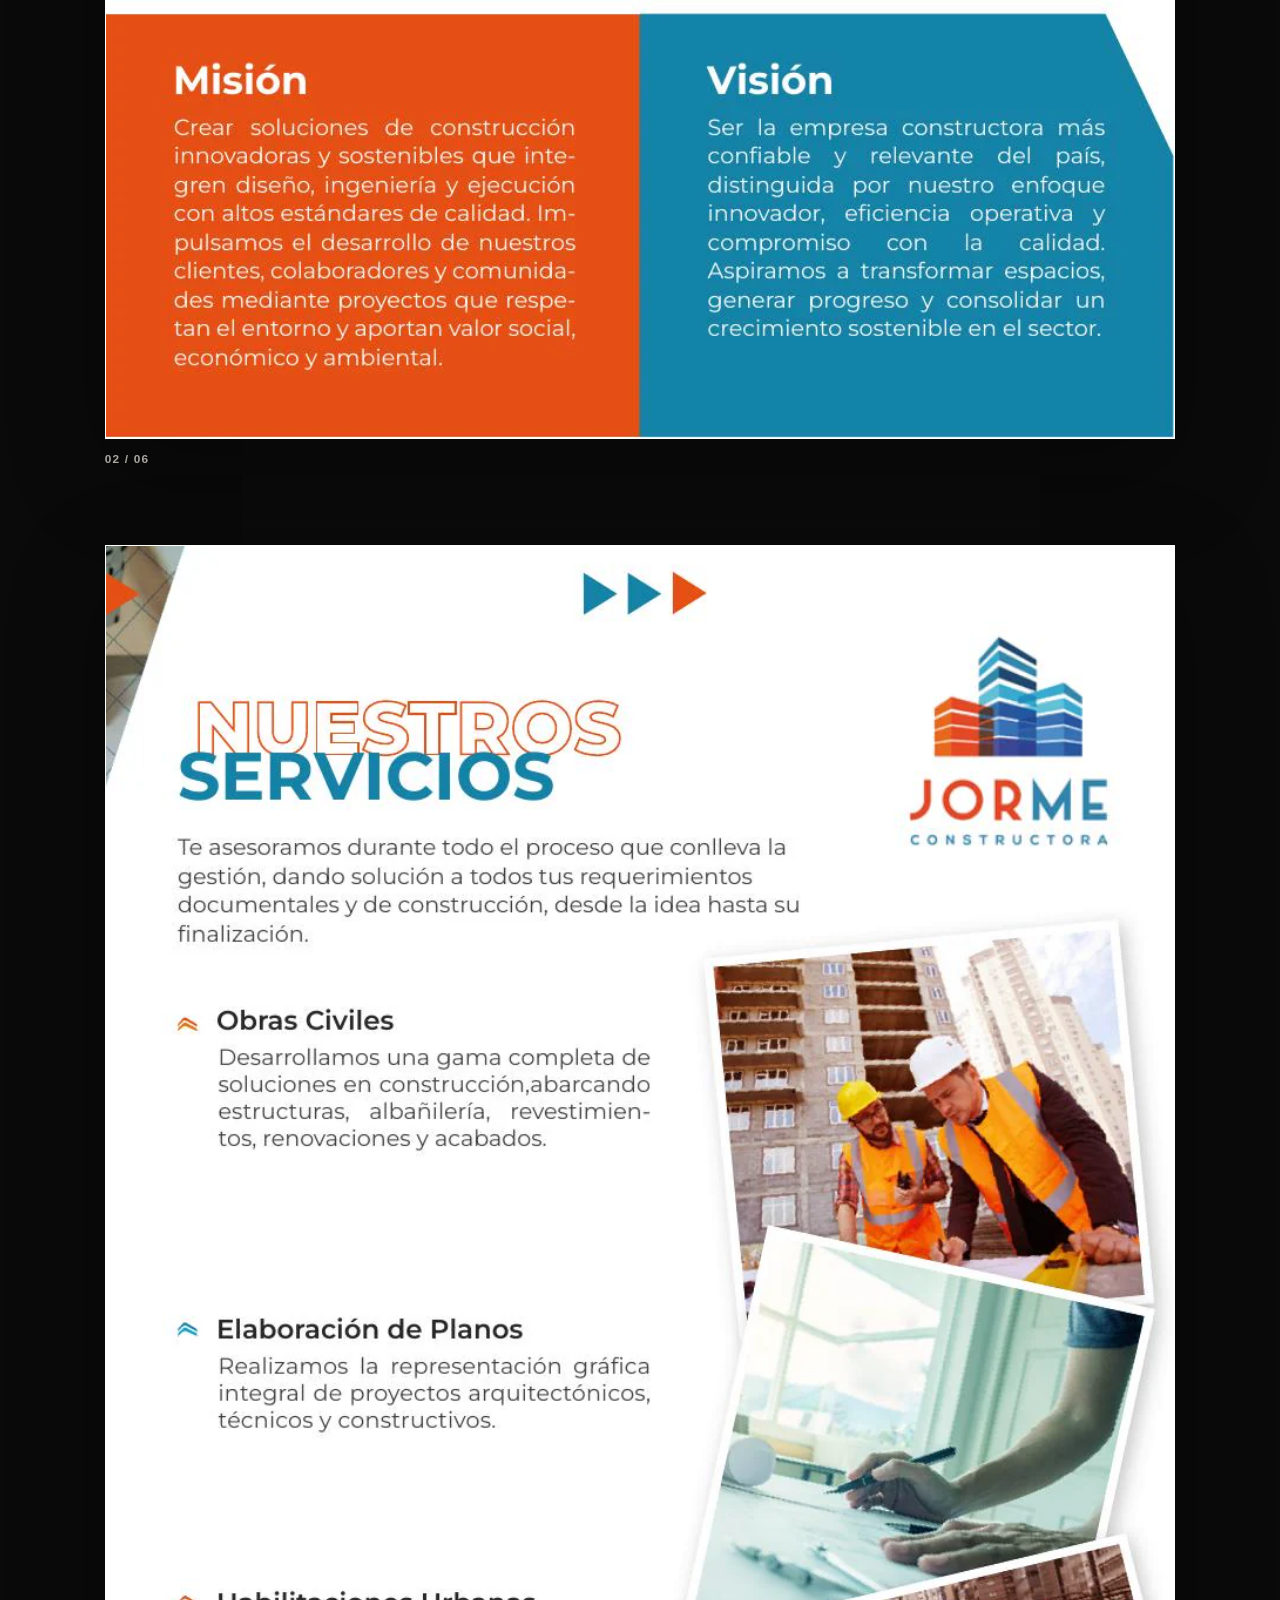
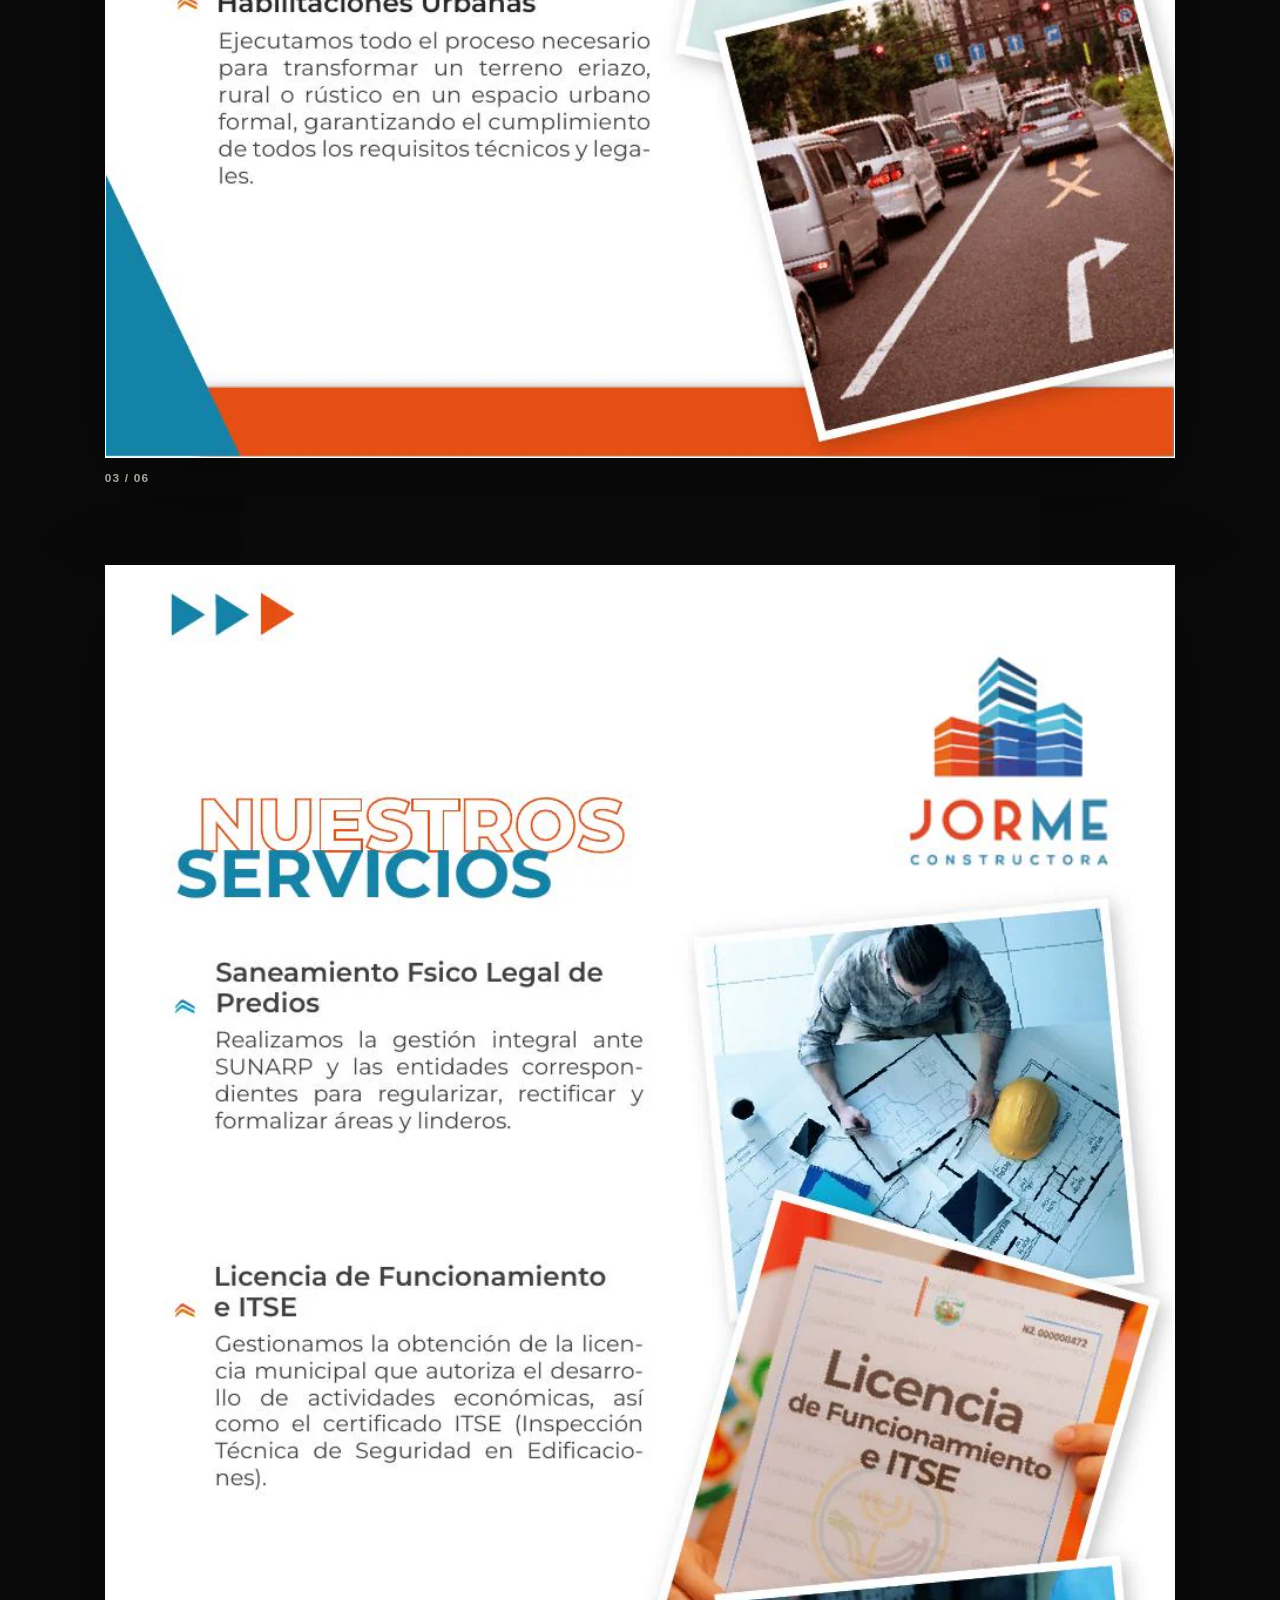
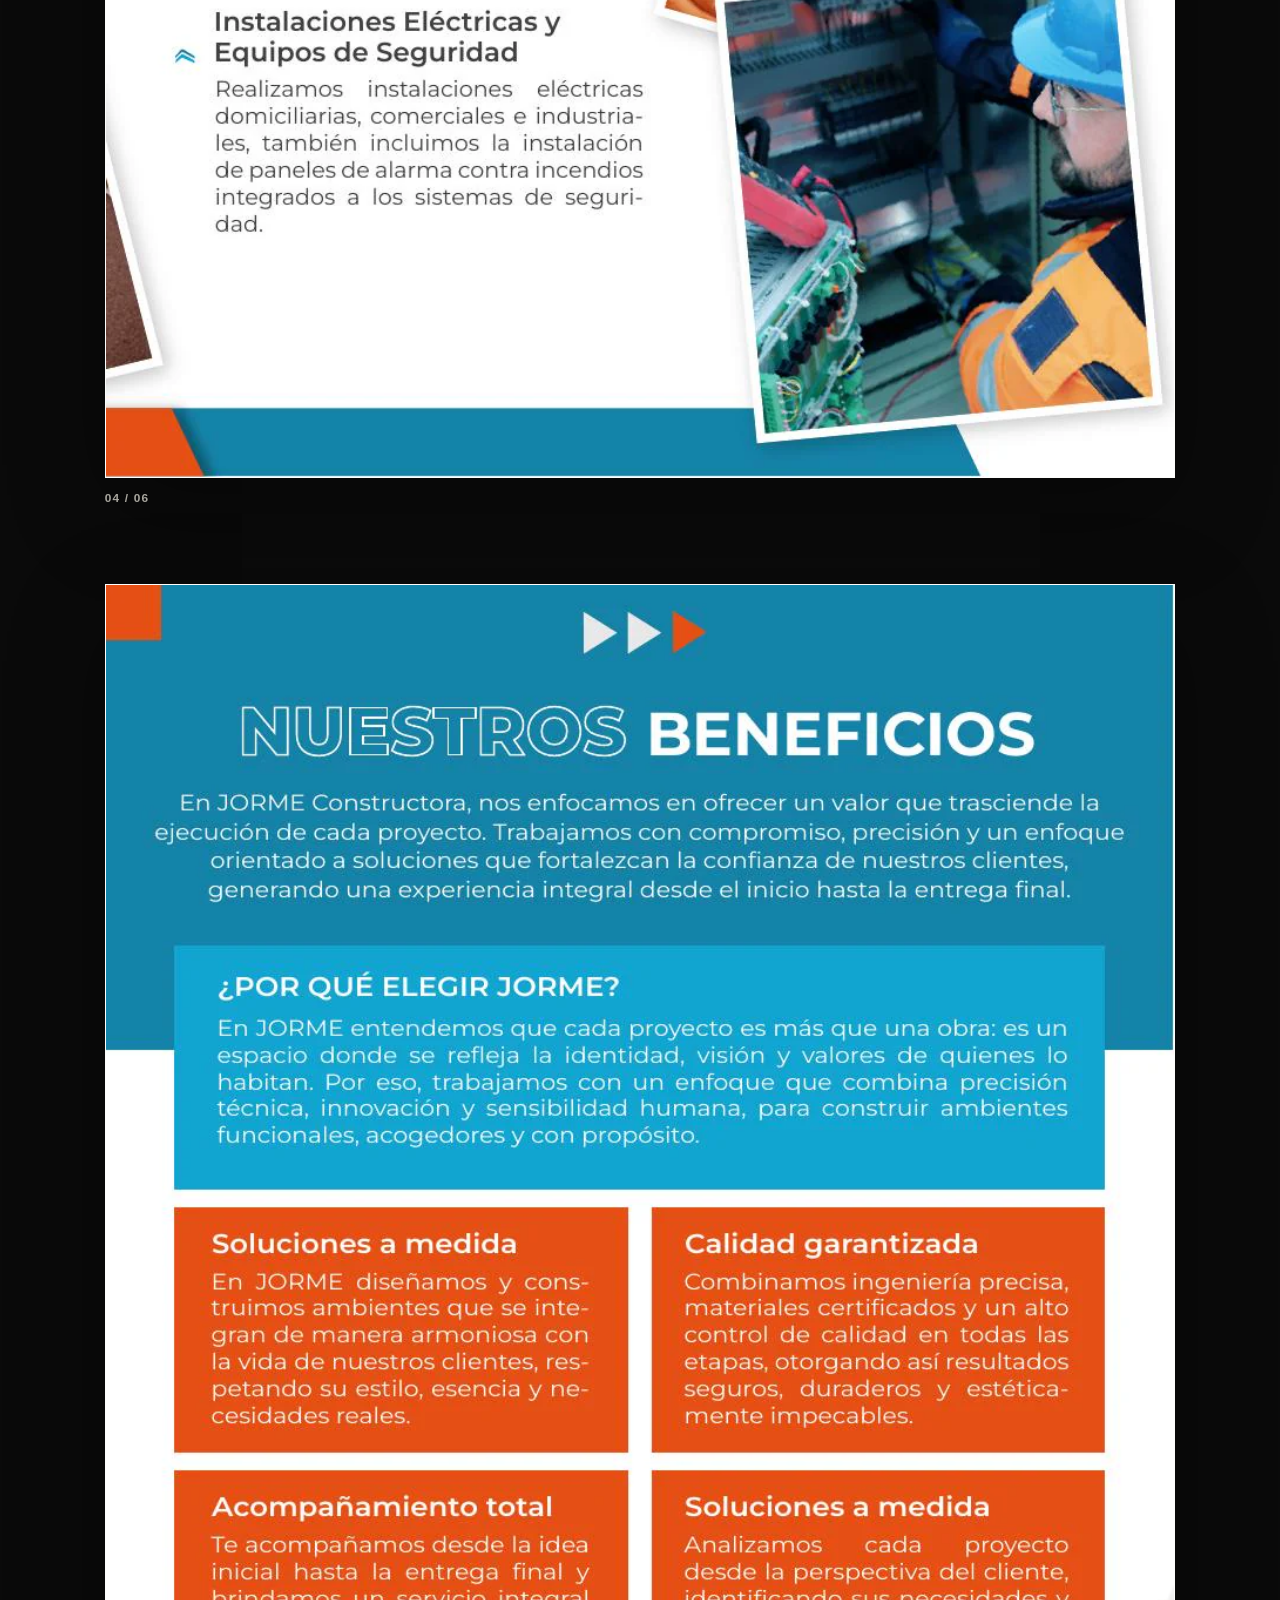
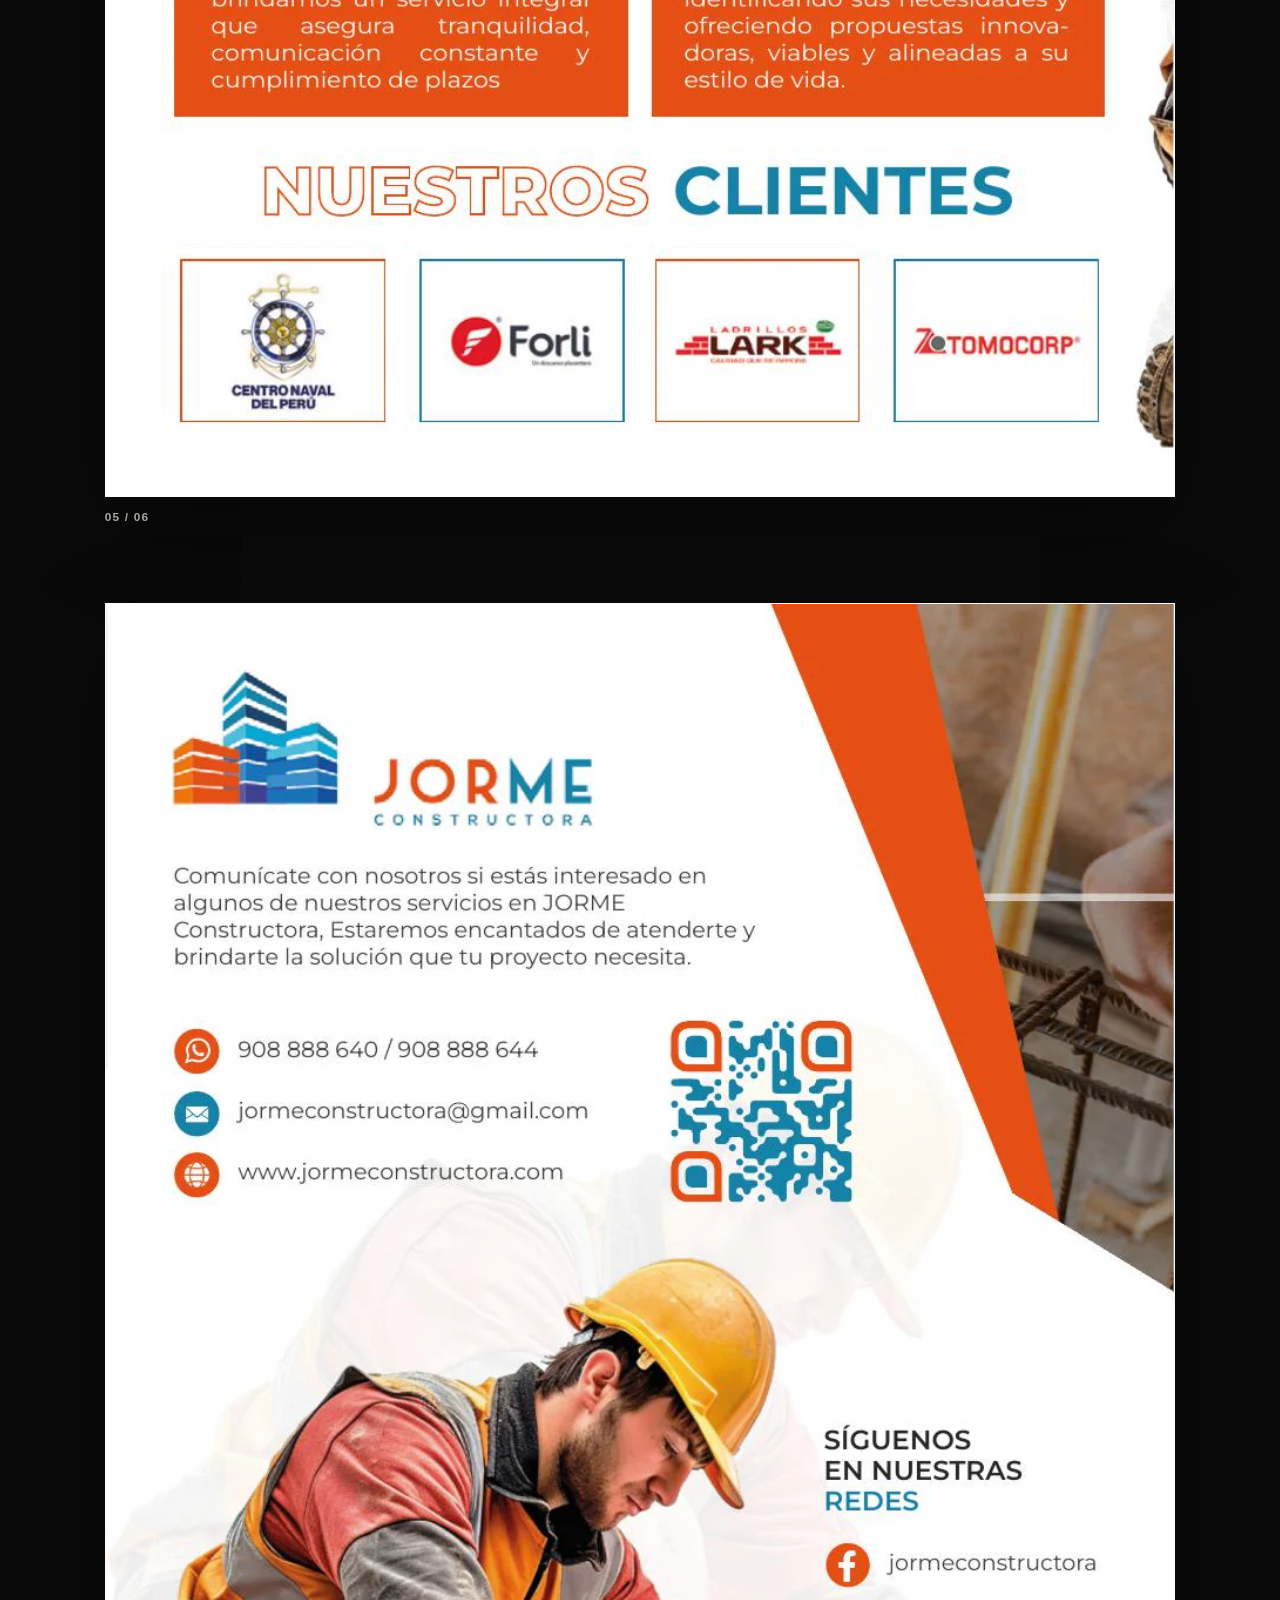
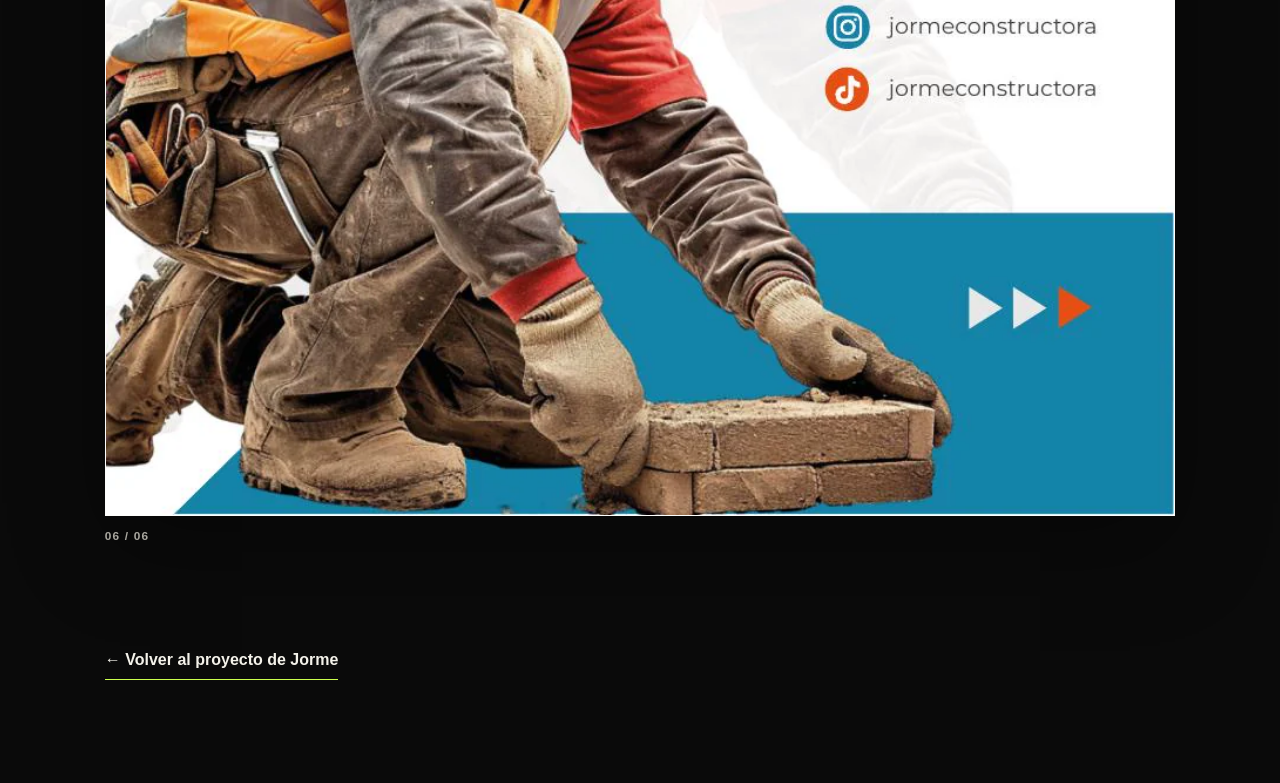
<file: portafolio/brochure-jorme.html>
<!doctype html>
<html lang="es">
  <head>
    <meta charset="UTF-8" />
    <meta name="viewport" content="width=device-width, initial-scale=1.0" />
    <meta name="description" content="Brochure corporativo diseñado para Jorme Constructora." />
    <meta name="theme-color" content="#0a0a0a" />
    <title>Brochure Jorme — Raúl Fernández</title>
    <link rel="stylesheet" href="styles.css" />
  </head>
  <body class="brochure-body">
    <header class="brochure-topbar">
      <a href="index.html#proyectos">← Volver al portafolio</a>
      <span>Raúl Fernández / Diseño editorial</span>
    </header>

    <main class="brochure-viewer">
      <section class="brochure-intro">
        <p class="eyebrow">JORME CONSTRUCTORA / 6 PÁGINAS</p>
        <h1>Brochure corporativo</h1>
        <p>
          Diseño editorial orientado a presentar la empresa, sus servicios,
          beneficios y canales de contacto con una identidad visual consistente.
        </p>
      </section>

      <section class="brochure-pages" aria-label="Páginas del brochure corporativo de Jorme">
        <figure><img src="assets/jorme/brochure-pages/page-1.webp" alt="Página 1, portada del brochure de Jorme" width="910" height="1287" /><figcaption>01 / 06</figcaption></figure>
        <figure><img src="assets/jorme/brochure-pages/page-2.webp" alt="Página 2, presentación, misión y visión de Jorme" width="910" height="1287" loading="lazy" /><figcaption>02 / 06</figcaption></figure>
        <figure><img src="assets/jorme/brochure-pages/page-3.webp" alt="Página 3, servicios de obras civiles, planos y habilitaciones" width="910" height="1287" loading="lazy" /><figcaption>03 / 06</figcaption></figure>
        <figure><img src="assets/jorme/brochure-pages/page-4.webp" alt="Página 4, servicios técnicos de Jorme" width="910" height="1287" loading="lazy" /><figcaption>04 / 06</figcaption></figure>
        <figure><img src="assets/jorme/brochure-pages/page-5.webp" alt="Página 5, beneficios y clientes de Jorme" width="910" height="1287" loading="lazy" /><figcaption>05 / 06</figcaption></figure>
        <figure><img src="assets/jorme/brochure-pages/page-6.webp" alt="Página 6, contacto y redes sociales de Jorme" width="910" height="1287" loading="lazy" /><figcaption>06 / 06</figcaption></figure>
      </section>

      <a class="brochure-back" href="index.html#proyectos">← Volver al proyecto de Jorme</a>
    </main>
  </body>
</html>
</file>
<file: css/isotope.css>
/* Start: Recommended Isotope styles */

/**** Isotope Filtering ****/

.isotope-item {
  z-index: 2;
}

.isotope-hidden.isotope-item {
  pointer-events: none;
  z-index: 1;
}

/**** Isotope CSS3 transitions ****/

.isotope,
.isotope .isotope-item {
  -webkit-transition-duration: 0.8s;
     -moz-transition-duration: 0.8s;
      -ms-transition-duration: 0.8s;
       -o-transition-duration: 0.8s;
          transition-duration: 0.8s;
}

.isotope {
  -webkit-transition-property: height, width;
     -moz-transition-property: height, width;
      -ms-transition-property: height, width;
       -o-transition-property: height, width;
          transition-property: height, width;
}

.isotope .isotope-item {
  -webkit-transition-property: -webkit-transform, opacity;
     -moz-transition-property:    -moz-transform, opacity;
      -ms-transition-property:     -ms-transform, opacity;
       -o-transition-property:         top, left, opacity;
          transition-property:         transform, opacity;
}

/**** disabling Isotope CSS3 transitions ****/

.isotope.no-transition,
.isotope.no-transition .isotope-item,
.isotope .isotope-item.no-transition {
  -webkit-transition-duration: 0s;
     -moz-transition-duration: 0s;
      -ms-transition-duration: 0s;
       -o-transition-duration: 0s;
          transition-duration: 0s;
}

/* End: Recommended Isotope styles */



/* disable CSS transitions for containers with infinite scrolling*/
.isotope.infinite-scrolling {
  -webkit-transition: none;
     -moz-transition: none;
      -ms-transition: none;
       -o-transition: none;
          transition: none;
}



/**** Isotope styles ****/

/* required for containers to inherit vertical size from window */
/*html,
body {
  height: 100%;
}*/

#container {
  border: 1px solid #666;
  padding: 5px;
  margin-bottom: 20px;
}

.element {
  width: 110px;
  height: 110px;
  margin: 5px;
  float: left;
  overflow: hidden;
  position: relative;
  background: #888;
  color: #222;
  -webkit-border-top-right-radius: 1.2em;
      -moz-border-radius-topright: 1.2em;
          border-top-right-radius: 1.2em;
}

.element.alkali          { background: #F00; background: hsl(   0, 100%, 50%); }
.element.alkaline-earth  { background: #F80; background: hsl(  36, 100%, 50%); }
.element.lanthanoid      { background: #FF0; background: hsl(  72, 100%, 50%); }
.element.actinoid        { background: #0F0; background: hsl( 108, 100%, 50%); }
.element.transition      { background: #0F8; background: hsl( 144, 100%, 50%); }
.element.post-transition { background: #0FF; background: hsl( 180, 100%, 50%); }
.element.metalloid       { background: #08F; background: hsl( 216, 100%, 50%); }
.element.other.nonmetal  { background: #00F; background: hsl( 252, 100%, 50%); }
.element.halogen         { background: #F0F; background: hsl( 288, 100%, 50%); }
.element.noble-gas       { background: #F08; background: hsl( 324, 100%, 50%); }


.element * {
  position: absolute;
  margin: 0;
}

.element .symbol {
  left: 0.2em;
  top: 0.4em;
  font-size: 3.8em;
  line-height: 1.0em;
  color: #FFF;
}
.element.large .symbol {
  font-size: 4.5em;
}

.element.fake .symbol {
  color: #000;
}

.element .name {
  left: 0.5em;
  bottom: 1.6em;
  font-size: 1.05em;
}

.element .weight {
  font-size: 0.9em;
  left: 0.5em;
  bottom: 0.5em;
}

.element .number {
  font-size: 1.25em;
  font-weight: bold;
  color: hsla(0,0%,0%,.5);
  right: 0.5em;
  top: 0.5em;
}

.variable-sizes .element.width2 { width: 230px; }

.variable-sizes .element.height2 { height: 230px; }

.variable-sizes .element.width2.height2 {
  font-size: 2.0em;
}

.element.large,
.variable-sizes .element.large,
.variable-sizes .element.large.width2.height2 {
  font-size: 3.0em;
  width: 350px;
  height: 350px;
  z-index: 100;
}

.clickable .element:hover {
  cursor: pointer;
}

.clickable .element:hover h3 {
  text-shadow:
    0 0 10px white,
    0 0 10px white
  ;
}

.clickable .element:hover h2 {
  color: white;
}
</file>
<file: css/da-slider.css>
.da-slider{
	width: 100%;
	min-width: 520px;
	height: 500px;
	position: relative;
	margin: 4% auto;
	overflow: hidden;
	/*background: transparent url(../images/waves.gif) repeat 0% 0%;
	border-top: 8px solid #efc34a;
	border-bottom: 8px solid #efc34a;
	box-shadow: 0px 1px 1px rgba(0,0,0,0.2), 0px -2px 1px #fff;*/ 
	-webkit-transition: background-position 1s ease-out 0.3s;
	-moz-transition: background-position 1s ease-out 0.3s;
	-o-transition: background-position 1s ease-out 0.3s;
	-ms-transition: background-position 1s ease-out 0.3s;
	transition: background-position 1s ease-out 0.3s;
}
.da-slide{
	position: absolute;
	width: 100%;
	height: 100%;
	top: 0px;
	left: 0px; 
	text-align: left;
}
.da-slide-current{
	z-index: 1000;
}
.da-slider-fb .da-slide{
	left: 100%;
}
.da-slider-fb  .da-slide.da-slide-current{
	left: 0px;
}
.da-slide h2,
.da-slide p,
.da-slide .da-link,
.da-slide .da-img{
	position: absolute;
	opacity: 0;
	left: 110%;
}
.da-slider-fb .da-slide h2,
.da-slider-fb .da-slide p,
.da-slider-fb .da-slide .da-link{
	left: 10%;
	opacity: 1;
}
.da-slider-fb .da-slide .da-img{
	left: 60%;
	opacity: 1;
}
.da-slide h2{
	color: #fff;
	font-size: 66px;
	width: 50%;
	top: 60px;
	white-space: nowrap;
	z-index: 10;
	text-shadow: 1px 1px 1px rgba(0,0,0,0.1); 
	font-weight: 700;
}
.da-slide p{
	width: 45%;
	top: 155px;
	color: #916c05;
	font-size: 18px;
	line-height: 26px;
	height: 80px;
	overflow: hidden;
	font-style: italic;
	font-weight: 400;
	font-style: italic;
}
.da-slide .da-img{
	text-align: center;
	width: 30%;
	top: 70px;
	height: 256px;
	line-height: 320px;
	left: 110%; /*60%*/
}
.da-slide .da-link{
	top: 270px; /*depends on p height*/
	color: #fff;
	text-shadow: 1px 1px 1px rgba(0,0,0,0.2);
	border: 3px solid rgba(255,255,255,0.8);
	padding: 2px 20px 0px;
	font-size: 16px;
	line-height: 30px;
	width: auto;
	text-align: center;
	background: rgba(255,255,255,0.2);
}
.da-slide .da-link:hover{
	background: rgba(255,255,255,0.3);
}
.da-dots{
	width: 100%;
	position: absolute;
	text-align: center;
	left: 0px;
	bottom: 20px;
	z-index: 2000;
	-moz-user-select: none;
	-webkit-user-select: none;
}
.da-dots span{
	display: inline-block;
	position: relative;
	width: 12px;
	height: 12px;
	border-radius: 50%;
	background: #fb6c00;
	margin: 3px;
	cursor: pointer;
	box-shadow: 
		1px 1px 1px rgba(0,0,0,0.1) inset, 
		1px 1px 1px rgba(255,255,255,0.1);
}
.da-dots span.da-dots-current:after{
	content: '';
	width: 8px;
	height: 8px;
	position: absolute;
	top: 2px;
	left: 2px;
	border-radius: 50%;
	background: rgb(255,255,255);
	background: -moz-linear-gradient(top, rgba(255,255,255,1) 0%, rgba(246,246,246,1) 47%, rgba(237,237,237,1) 100%);
	background: -webkit-gradient(linear, left top, left bottom, color-stop(0%,rgba(255,255,255,1)), color-stop(47%,rgba(246,246,246,1)), color-stop(100%,rgba(237,237,237,1)));
	background: -webkit-linear-gradient(top, rgba(255,255,255,1) 0%,rgba(246,246,246,1) 47%,rgba(237,237,237,1) 100%);
	background: -o-linear-gradient(top, rgba(255,255,255,1) 0%,rgba(246,246,246,1) 47%,rgba(237,237,237,1) 100%);
	background: -ms-linear-gradient(top, rgba(255,255,255,1) 0%,rgba(246,246,246,1) 47%,rgba(237,237,237,1) 100%);
	background: linear-gradient(top, rgba(255,255,255,1) 0%,rgba(246,246,246,1) 47%,rgba(237,237,237,1) 100%);
	filter: progid:DXImageTransform.Microsoft.gradient( startColorstr='#ffffff', endColorstr='#ededed',GradientType=0 );
}
.da-arrows{
	-moz-user-select: none;
	-webkit-user-select: none;
}
.da-arrows span{
	position: absolute;
	top: 50%;
	height: 30px;
	width: 30px;
	border-radius: 50%;
	background:rgba(255, 255, 255, 0.29);    
	cursor: pointer;
	z-index: 2000;
	opacity: 0;
	box-shadow: 
		1px 1px 1px rgba(0,0,0,0.1) inset, 
		1px 1px 1px rgba(255,255,255,0.1);
	-webkit-transition: opacity 0.4s ease-in-out-out 0.2s;
	-moz-transition: opacity 0.4s ease-in-out-out 0.2s;
	-o-transition: opacity 0.4s ease-in-out-out 0.2s;
	-ms-transition: opacity 0.4s ease-in-out-out 0.2s;
	transition: opacity 0.4s ease-in-out-out 0.2s;
}
.da-slider:hover .da-arrows span{
	opacity: 1;
}
.da-arrows span:after{
	content: '';
	position: absolute;
	width: 20px;
	height: 20px;
	top: 5px;
	left: 5px;
	background: transparent url(../images/arrows.png) no-repeat top left;
	border-radius: 50%;
	box-shadow: 1px 1px 2px rgba(0,0,0,0.1);
}
.da-arrows span:hover:after{
	box-shadow: 1px 1px 4px rgba(0,0,0,0.3);
}
.da-arrows span:active:after{
	box-shadow: 1px 1px 1px rgba(255,255,255,0.1);
}
.da-arrows span.da-arrows-next:after{
	background-position: top right;
}
.da-arrows span.da-arrows-prev{
	left: 15px;
}
.da-arrows span.da-arrows-next{
	right: 15px;
}

.da-slide-current h2,
.da-slide-current p,
.da-slide-current .da-link{
	left: 10%;
	opacity: 1;
}
.da-slide-current .da-img{
	left: 60%;
	opacity: 1;
}
/* Animation classes and animations */

/* Slide in from the right*/
.da-slide-fromright h2{
	-webkit-animation: fromRightAnim1 0.6s ease-in-out 0.8s both;
	-moz-animation: fromRightAnim1 0.6s ease-in-out 0.8s both;
	-o-animation: fromRightAnim1 0.6s ease-in-out 0.8s both;
	-ms-animation: fromRightAnim1 0.6s ease-in-out 0.8s both;
	animation: fromRightAnim1 0.6s ease-in-out 0.8s both;
}
.da-slide-fromright p{
	-webkit-animation: fromRightAnim2 0.6s ease-in-out 0.8s both;
	-moz-animation: fromRightAnim2 0.6s ease-in-out 0.8s both;
	-o-animation: fromRightAnim2 0.6s ease-in-out 0.8s both;
	-ms-animation: fromRightAnim2 0.6s ease-in-out 0.8s both;
	animation: fromRightAnim2 0.6s ease-in-out 0.8s both;
}
.da-slide-fromright .da-link{
	-webkit-animation: fromRightAnim3 0.4s ease-in-out 1.2s both;
	-moz-animation: fromRightAnim3 0.4s ease-in-out 1.2s both;
	-o-animation: fromRightAnim3 0.4s ease-in-out 1.2s both;
	-ms-animation: fromRightAnim3 0.4s ease-in-out 1.2s both;
	animation: fromRightAnim3 0.4s ease-in-out 1.2s both;
}
.da-slide-fromright .da-img{
	-webkit-animation: fromRightAnim4 0.6s ease-in-out 0.8s both;
	-moz-animation: fromRightAnim4 0.6s ease-in-out 0.8s both;
	-o-animation: fromRightAnim4 0.6s ease-in-out 0.8s both;
	-ms-animation: fromRightAnim4 0.6s ease-in-out 0.8s both;
	animation: fromRightAnim4 0.6s ease-in-out 0.8s both;
}
@-webkit-keyframes fromRightAnim1{
	0%{ left: 110%; opacity: 0; }
	100%{ left: 10%; opacity: 1; }
}
@-webkit-keyframes fromRightAnim2{
	0%{ left: 110%; opacity: 0; }
	100%{ left: 10%; opacity: 1; }
}
@-webkit-keyframes fromRightAnim3{
	0%{ left: 110%; opacity: 0; }
	1%{ left: 10%; opacity: 0; }
	100%{ left: 10%; opacity: 1; }
}
@-webkit-keyframes fromRightAnim4{
	0%{ left: 110%; opacity: 0; }
	100%{ left: 60%; opacity: 1; }
}

@-moz-keyframes fromRightAnim1{
	0%{ left: 110%; opacity: 0; }
	100%{ left: 10%; opacity: 1; }
}
@-moz-keyframes fromRightAnim2{
	0%{ left: 110%; opacity: 0; }
	100%{ left: 10%; opacity: 1; }
}
@-moz-keyframes fromRightAnim3{
	0%{ left: 110%; opacity: 0; }
	1%{ left: 10%; opacity: 0; }
	100%{ left: 10%; opacity: 1; }
}
@-moz-keyframes fromRightAnim4{
	0%{ left: 110%; opacity: 0; }
	100%{ left: 60%; opacity: 1; }
}

@-o-keyframes fromRightAnim1{
	0%{ left: 110%; opacity: 0; }
	100%{ left: 10%; opacity: 1; }
}
@-o-keyframes fromRightAnim2{
	0%{ left: 110%; opacity: 0; }
	100%{ left: 10%; opacity: 1; }
}
@-o-keyframes fromRightAnim3{
	0%{ left: 110%; opacity: 0; }
	1%{ left: 10%; opacity: 0; }
	100%{ left: 10%; opacity: 1; }
}
@-o-keyframes fromRightAnim4{
	0%{ left: 110%; opacity: 0; }
	100%{ left: 60%; opacity: 1; }
}

@-ms-keyframes fromRightAnim1{
	0%{ left: 110%; opacity: 0; }
	100%{ left: 10%; opacity: 1; }
}
@-ms-keyframes fromRightAnim2{
	0%{ left: 110%; opacity: 0; }
	100%{ left: 10%; opacity: 1; }
}
@-ms-keyframes fromRightAnim3{
	0%{ left: 110%; opacity: 0; }
	1%{ left: 10%; opacity: 0; }
	100%{ left: 10%; opacity: 1; }
}
@-ms-keyframes fromRightAnim4{
	0%{ left: 110%; opacity: 0; }
	100%{ left: 60%; opacity: 1; }
}

@keyframes fromRightAnim1{
	0%{ left: 110%; opacity: 0; }
	100%{ left: 10%; opacity: 1; }
}
@keyframes fromRightAnim2{
	0%{ left: 110%; opacity: 0; }
	100%{ left: 10%; opacity: 1; }
}
@keyframes fromRightAnim3{
	0%{ left: 110%; opacity: 0; }
	1%{ left: 10%; opacity: 0; }
	100%{ left: 10%; opacity: 1; }
}
@keyframes fromRightAnim4{
	0%{ left: 110%; opacity: 0; }
	100%{ left: 60%; opacity: 1; }
}
/* Slide in from the left*/
.da-slide-fromleft h2{
	-webkit-animation: fromLeftAnim1 0.6s ease-in-out 0.6s both;
	-moz-animation: fromLeftAnim1 0.6s ease-in-out 0.6s both;
	-o-animation: fromLeftAnim1 0.6s ease-in-out 0.6s both;
	-ms-animation: fromLeftAnim1 0.6s ease-in-out 0.6s both;
	animation: fromLeftAnim1 0.6s ease-in-out 0.6s both;
}
.da-slide-fromleft p{
	-webkit-animation: fromLeftAnim2 0.6s ease-in-out 0.6s both;
	-moz-animation: fromLeftAnim2 0.6s ease-in-out 0.6s both;
	-o-animation: fromLeftAnim2 0.6s ease-in-out 0.6s both;
	-ms-animation: fromLeftAnim2 0.6s ease-in-out 0.6s both;
	animation: fromLeftAnim2 0.6s ease-in-out 0.6s both;
}
.da-slide-fromleft .da-link{
	-webkit-animation: fromLeftAnim3 0.4s ease-in-out 1.2s both;
	-moz-animation: fromLeftAnim3 0.4s ease-in-out 1.2s both;
	-o-animation: fromLeftAnim3 0.4s ease-in-out 1.2s both;
	-ms-animation: fromLeftAnim3 0.4s ease-in-out 1.2s both;
	animation: fromLeftAnim3 0.4s ease-in-out 1.2s both;
}
.da-slide-fromleft .da-img{
	-webkit-animation: fromLeftAnim4 0.6s ease-in-out 0.6s both;
	-moz-animation: fromLeftAnim4 0.6s ease-in-out 0.6s both;
	-o-animation: fromLeftAnim4 0.6s ease-in-out 0.6s both;
	-ms-animation: fromLeftAnim4 0.6s ease-in-out 0.6s both;
	animation: fromLeftAnim4 0.6s ease-in-out 0.6s both;
}
@-webkit-keyframes fromLeftAnim1{
	0%{ left: -110%; opacity: 0; }
	100%{ left: 10%; opacity: 1; }
}
@-webkit-keyframes fromLeftAnim2{
	0%{ left: -110%; opacity: 0; }
	100%{ left: 10%; opacity: 1; }
}
@-webkit-keyframes fromLeftAnim3{
	0%{ left: -110%; opacity: 0; }
	1%{ left: 10%; opacity: 0; }
	100%{ left: 10%; opacity: 1; }
}
@-webkit-keyframes fromLeftAnim4{
	0%{ left: -110%; opacity: 0; }
	100%{ left: 60%; opacity: 1; }
}

@-moz-keyframes fromLeftAnim1{
	0%{ left: -110%; opacity: 0; }
	100%{ left: 10%; opacity: 1; }
}
@-moz-keyframes fromLeftAnim2{
	0%{ left: -110%; opacity: 0; }
	100%{ left: 10%; opacity: 1; }
}
@-moz-keyframes fromLeftAnim3{
	0%{ left: -110%; opacity: 0; }
	1%{ left: 10%; opacity: 0; }
	100%{ left: 10%; opacity: 1; }
}
@-moz-keyframes fromLeftAnim4{
	0%{ left: -110%; opacity: 0; }
	100%{ left: 60%; opacity: 1; }
}

@-o-keyframes fromLeftAnim1{
	0%{ left: -110%; opacity: 0; }
	100%{ left: 10%; opacity: 1; }
}
@-o-keyframes fromLeftAnim2{
	0%{ left: -110%; opacity: 0; }
	100%{ left: 10%; opacity: 1; }
}
@-o-keyframes fromLeftAnim3{
	0%{ left: -110%; opacity: 0; }
	1%{ left: 10%; opacity: 0; }
	100%{ left: 10%; opacity: 1; }
}
@-o-keyframes fromLeftAnim4{
	0%{ left: -110%; opacity: 0; }
	100%{ left: 60%; opacity: 1; }
}

@-ms-keyframes fromLeftAnim1{
	0%{ left: -110%; opacity: 0; }
	100%{ left: 10%; opacity: 1; }
}
@-ms-keyframes fromLeftAnim2{
	0%{ left: -110%; opacity: 0; }
	100%{ left: 10%; opacity: 1; }
}
@-ms-keyframes fromLeftAnim3{
	0%{ left: -110%; opacity: 0; }
	1%{ left: 10%; opacity: 0; }
	100%{ left: 10%; opacity: 1; }
}
@-ms-keyframes fromLeftAnim4{
	0%{ left: -110%; opacity: 0; }
	100%{ left: 60%; opacity: 1; }
}

@keyframes fromLeftAnim1{
	0%{ left: -110%; opacity: 0; }
	100%{ left: 10%; opacity: 1; }
}
@keyframes fromLeftAnim2{
	0%{ left: -110%; opacity: 0; }
	100%{ left: 10%; opacity: 1; }
}
@keyframes fromLeftAnim3{
	0%{ left: -110%; opacity: 0; }
	1%{ left: 10%; opacity: 0; }
	100%{ left: 10%; opacity: 1; }
}
@keyframes fromLeftAnim4{
	0%{ left: -110%; opacity: 0; }
	100%{ left: 60%; opacity: 1; }
}
/* Slide out to the right */
.da-slide-toright h2{
	-webkit-animation: toRightAnim1 0.6s ease-in-out 0.6s both;
	-moz-animation: toRightAnim1 0.6s ease-in-out 0.6s both;
	-o-animation: toRightAnim1 0.6s ease-in-out 0.6s both;
	-ms-animation: toRightAnim1 0.6s ease-in-out 0.6s both;
	animation: toRightAnim1 0.6s ease-in-out 0.6s both;
}
.da-slide-toright p{
	-webkit-animation: toRightAnim2 0.6s ease-in-out 0.3s both;
	-moz-animation: toRightAnim2 0.6s ease-in-out 0.3s both;
	-o-animation: toRightAnim2 0.6s ease-in-out 0.3s both;
	-ms-animation: toRightAnim2 0.6s ease-in-out 0.3s both;
	animation: toRightAnim2 0.6s ease-in-out 0.3s both;
}
.da-slide-toright .da-link{
	-webkit-animation: toRightAnim3 0.4s ease-in-out both;
	-moz-animation: toRightAnim3 0.4s ease-in-out both;
	-o-animation: toRightAnim3 0.4s ease-in-out both;
	-ms-animation: toRightAnim3 0.4s ease-in-out both;
	animation: toRightAnim3 0.4s ease-in-out both;
}
.da-slide-toright .da-img{
	-webkit-animation: toRightAnim4 0.6s ease-in-out both;
	-moz-animation: toRightAnim4 0.6s ease-in-out both;
	-o-animation: toRightAnim4 0.6s ease-in-out both;
	-ms-animation: toRightAnim4 0.6s ease-in-out both;
	animation: toRightAnim4 0.6s ease-in-out both;
}
@-webkit-keyframes toRightAnim1{
	0%{ left: 10%;  opacity: 1; }
	100%{ left: 100%; opacity: 0; }
}
@-webkit-keyframes toRightAnim2{
	0%{ left: 10%;  opacity: 1; }
	100%{ left: 100%; opacity: 0; }
}
@-webkit-keyframes toRightAnim3{
	0%{ left: 10%;  opacity: 1; }
	99%{ left: 10%; opacity: 0; }
	100%{ left: 100%; opacity: 0; }
}
@-webkit-keyframes toRightAnim4{
	0%{ left: 60%;  opacity: 1; }
	30%{ left: 55%;  opacity: 1; }
	100%{ left: 100%; opacity: 0; }
}

@-moz-keyframes toRightAnim1{
	0%{ left: 10%;  opacity: 1; }
	100%{ left: 100%; opacity: 0; }
}
@-moz-keyframes toRightAnim2{
	0%{ left: 10%;  opacity: 1; }
	100%{ left: 100%; opacity: 0; }
}
@-moz-keyframes toRightAnim3{
	0%{ left: 10%;  opacity: 1; }
	99%{ left: 10%; opacity: 0; }
	100%{ left: 100%; opacity: 0; }
}
@-moz-keyframes toRightAnim4{
	0%{ left: 60%;  opacity: 1; }
	30%{ left: 55%;  opacity: 1; }
	100%{ left: 100%; opacity: 0; }
}

@-o-keyframes toRightAnim1{
	0%{ left: 10%;  opacity: 1; }
	100%{ left: 100%; opacity: 0; }
}
@-o-keyframes toRightAnim2{
	0%{ left: 10%;  opacity: 1; }
	100%{ left: 100%; opacity: 0; }
}
@-o-keyframes toRightAnim3{
	0%{ left: 10%;  opacity: 1; }
	99%{ left: 10%; opacity: 0; }
	100%{ left: 100%; opacity: 0; }
}
@-o-keyframes toRightAnim4{
	0%{ left: 60%;  opacity: 1; }
	30%{ left: 55%;  opacity: 1; }
	100%{ left: 100%; opacity: 0; }
}

@-ms-keyframes toRightAnim1{
	0%{ left: 10%;  opacity: 1; }
	100%{ left: 100%; opacity: 0; }
}
@-ms-keyframes toRightAnim2{
	0%{ left: 10%;  opacity: 1; }
	100%{ left: 100%; opacity: 0; }
}
@-ms-keyframes toRightAnim3{
	0%{ left: 10%;  opacity: 1; }
	99%{ left: 10%; opacity: 0; }
	100%{ left: 100%; opacity: 0; }
}
@-ms-keyframes toRightAnim4{
	0%{ left: 60%;  opacity: 1; }
	30%{ left: 55%;  opacity: 1; }
	100%{ left: 100%; opacity: 0; }
}

@keyframes toRightAnim1{
	0%{ left: 10%;  opacity: 1; }
	100%{ left: 100%; opacity: 0; }
}
@keyframes toRightAnim2{
	0%{ left: 10%;  opacity: 1; }
	100%{ left: 100%; opacity: 0; }
}
@keyframes toRightAnim3{
	0%{ left: 10%;  opacity: 1; }
	99%{ left: 10%; opacity: 0; }
	100%{ left: 100%; opacity: 0; }
}
@keyframes toRightAnim4{
	0%{ left: 60%;  opacity: 1; }
	30%{ left: 55%;  opacity: 1; }
	100%{ left: 100%; opacity: 0; }
}
/* Slide out to the left*/
.da-slide-toleft h2{
	-webkit-animation: toLeftAnim1 0.6s ease-in-out both;
	-moz-animation: toLeftAnim1 0.6s ease-in-out both;
	-o-animation: toLeftAnim1 0.6s ease-in-out both;
	-ms-animation: toLeftAnim1 0.6s ease-in-out both;
	animation: toLeftAnim1 0.6s ease-in-out both;
}
.da-slide-toleft p{
	-webkit-animation: toLeftAnim2 0.6s ease-in-out 0.3s both;
	-moz-animation: toLeftAnim2 0.6s ease-in-out 0.3s both;
	-o-animation: toLeftAnim2 0.6s ease-in-out 0.3s both;
	-ms-animation: toLeftAnim2 0.6s ease-in-out 0.3s both;
	animation: toLeftAnim2 0.6s ease-in-out 0.3s both;
}
.da-slide-toleft .da-link{
	-webkit-animation: toLeftAnim3 0.6s ease-in-out 0.6s both;
	-moz-animation: toLeftAnim3 0.6s ease-in-out 0.6s both;
	-o-animation: toLeftAnim3 0.6s ease-in-out 0.6s both;
	-ms-animation: toLeftAnim3 0.6s ease-in-out 0.6s both;
	animation: toLeftAnim3 0.6s ease-in-out 0.6s both;
}
.da-slide-toleft .da-img{
	-webkit-animation: toLeftAnim4 0.6s ease-in-out 0.5s both;
	-moz-animation: toLeftAnim4 0.6s ease-in-out 0.5s both;
	-o-animation: toLeftAnim4 0.6s ease-in-out 0.5s both;
	-ms-animation: toLeftAnim4 0.6s ease-in-out 0.5s both;
	animation: toLeftAnim4 0.6s ease-in-out 0.5s both;
}
@-webkit-keyframes toLeftAnim1{
	0%{ left: 10%;  opacity: 1; }
	30%{ left: 15%;  opacity: 1; }
	100%{ left: -50%; opacity: 0; }
}
@-webkit-keyframes toLeftAnim2{
	0%{ left: 10%;  opacity: 1; }
	30%{ left: 15%;  opacity: 1; }
	100%{ left: -50%; opacity: 0; }
}
@-webkit-keyframes toLeftAnim3{
	0%{ left: 10%;  opacity: 1; }
	100%{ left: -50%; opacity: 0; }
}
@-webkit-keyframes toLeftAnim4{
	0%{ left: 60%;  opacity: 1; }
	70%{ left: 30%;  opacity: 0; }
	100%{ left: -50%; opacity: 0; }
}

@-moz-keyframes toLeftAnim1{
	0%{ left: 10%;  opacity: 1; }
	30%{ left: 15%;  opacity: 1; }
	100%{ left: -50%; opacity: 0; }
}
@-moz-keyframes toLeftAnim2{
	0%{ left: 10%;  opacity: 1; }
	30%{ left: 15%;  opacity: 1; }
	100%{ left: -50%; opacity: 0; }
}
@-moz-keyframes toLeftAnim3{
	0%{ left: 10%;  opacity: 1; }
	100%{ left: -50%; opacity: 0; }
}
@-moz-keyframes toLeftAnim4{
	0%{ left: 60%;  opacity: 1; }
	70%{ left: 30%;  opacity: 0; }
	100%{ left: -50%; opacity: 0; }
}

@-o-keyframes toLeftAnim1{
	0%{ left: 10%;  opacity: 1; }
	30%{ left: 15%;  opacity: 1; }
	100%{ left: -50%; opacity: 0; }
}
@-o-keyframes toLeftAnim2{
	0%{ left: 10%;  opacity: 1; }
	30%{ left: 15%;  opacity: 1; }
	100%{ left: -50%; opacity: 0; }
}
@-o-keyframes toLeftAnim3{
	0%{ left: 10%;  opacity: 1; }
	100%{ left: -50%; opacity: 0; }
}
@-o-keyframes toLeftAnim4{
	0%{ left: 60%;  opacity: 1; }
	70%{ left: 30%;  opacity: 0; }
	100%{ left: -50%; opacity: 0; }
}

@-ms-keyframes toLeftAnim1{
	0%{ left: 10%;  opacity: 1; }
	30%{ left: 15%;  opacity: 1; }
	100%{ left: -50%; opacity: 0; }
}
@-ms-keyframes toLeftAnim2{
	0%{ left: 10%;  opacity: 1; }
	30%{ left: 15%;  opacity: 1; }
	100%{ left: -50%; opacity: 0; }
}
@-ms-keyframes toLeftAnim3{
	0%{ left: 10%;  opacity: 1; }
	100%{ left: -50%; opacity: 0; }
}
@-ms-keyframes toLeftAnim4{
	0%{ left: 60%;  opacity: 1; }
	70%{ left: 30%;  opacity: 0; }
	100%{ left: -50%; opacity: 0; }
}

@keyframes toLeftAnim1{
	0%{ left: 10%;  opacity: 1; }
	30%{ left: 15%;  opacity: 1; }
	100%{ left: -50%; opacity: 0; }
}
@keyframes toLeftAnim2{
	0%{ left: 10%;  opacity: 1; }
	30%{ left: 15%;  opacity: 1; }
	100%{ left: -50%; opacity: 0; }
}
@keyframes toLeftAnim3{
	0%{ left: 10%;  opacity: 1; }
	100%{ left: -50%; opacity: 0; }
}
@keyframes toLeftAnim4{
	0%{ left: 60%;  opacity: 1; }
	70%{ left: 30%;  opacity: 0; }
	100%{ left: -50%; opacity: 0; }
}

@media (min-width: 768px) {
 
}
@media (max-width: 768px) {
 
}
@media (max-width: 480px) {
 
}
</file>
<file: css/styles.css>
/*
Theme Name: City Square Theme
Author URI: http://webthemez.com/
Description: This theme is a pretty versatile, that places the emphasis of the home page. It would be great for a corporate websites, business websites, personal blog.
License: Free to use for personal and commercial, but you need to place back link in the bottom of the template.
*/
@import url(http://fonts.googleapis.com/css?family=Source+Sans+Pro:400,600,700);
@import url(http://fonts.googleapis.com/css?family=Pacifico);

* {
    margin: 0;
    padding: 0;
    font-family: 'Source Sans Pro', sans-serif;
}

body {
    font-size: 14px;
    font-family: 'Source Sans Pro', sans-serif;
    -webkit-font-smoothing: antialiased;
    background: #E4E4E4;
}

::selection {
    color: #fff;
    background: #CC4646;
}

::-moz-selection {
    color: #fff;
    background: #CC4646;
}

p {
    color: #858585;
	line-height:22px;
}
.white{
	background:#fff;
	}
.pDark p {
    color: #6D6D6D;
}

.pDark h3 {
    color: #BEBEBE;
}

.btn, .form-control, .team-socials i {
    border-radius: 5px !important;
}

.button-outline {
    -webkit-font-smoothing: antialiased;
    display: inline-block;
    vertical-align: middle;
    zoom: 1;
    color: #fff;
    padding: 10px 25px;
    border: 2px solid #fff;
    border-radius: 0px;
    font-size: 16px;
    font-weight: 400;
    background: rgba(255,255,255,0.15);
}

    .button-outline:hover {
        color: #fff;
        background: rgba(255,255,255,0.35);
    }

a {
    color: #CC4646;
    text-decoration: none;
    text-shadow: none;
    -webkit-transition: all 0.2s linear;
    -moz-transition: all 0.2s linear;
    -ms-transition: all 0.2s linear;
    -o-transition: all 0.2s linear;
    transition: all 0.2s linear;
}

    a:hover {
        color: #DF3927;
        text-decoration: none;
    }

.btn {
    border: 0px;
    border-radius: 0px;
}
.btn:hover {
background: #E24040;
}

.btn-primary {
    background: #CC4646;
}

.form-control {
    border-radius: 0px;
}

.mrgn30 {
    margin: 30px 0;
}

.copyright {
    color: #6D6D6D;
    background: #E9E9E9;
    padding: 20px 0;
}

#top {
    position: relative;
}

.topHome {
    position: fixed;
    bottom: 20px;
    right: 20px;
    z-index: 5;
	background: #CC4646;
}
.topHome .fa-2x {
font-size: 20px;
color:#fff;
margin: 4px;
}
/* Header 
----------------------------------------------*/
.header {
    position: fixed;
    width: 100%;
    background: #CC4646;
    z-index: 50;
    border-radius: 0;
    top: 0px;
    border-bottom: 1px solid #F57676;
}

.navbar-inverse .navbar-toggle {
    border-color: #CC4646;
    background-color: #CC4646;
}
.header .navbar {
margin: 0;
background: transparent !important;
}
    .navbar-inverse .navbar-toggle .icon-bar {
        /*background-color: #CC4646;*/;
    }

    .navbar-inverse .navbar-toggle:hover, .navbar-inverse .navbar-toggle:focus {
        background: #CC4646;
    }

.navbar-inverse .navbar-nav > li > a:hover, .navbar-inverse .navbar-nav > li > a:focus {
    color: #CC4646;
}

.navbar-inverse .navbar-toggle:hover .icon-bar {
    background: #fff;
}
.navbar-inverse .navbar-nav > li > a {
	color: #FFB8B8;
}
.navbar-inverse .navbar-nav > li > a:hover, .navbar-inverse .navbar-nav > li > a:focus {
color: #FFFFFF;
}
.navbar-inverse .navbar-nav > .active > a, .navbar-inverse .navbar-nav > .active > a:hover, .navbar-inverse .navbar-nav > .active > a:focus {
color: #FFFFFF;
background: none;
}	
.navbar-toggle {
}
/*.carousel-inner*/
#myCarousel {
    margin-top: 50px;
    border-bottom: 4px solid #CC4646;
}

.carousel-inner > .item {
}

.carousel-caption {
    padding: 0px;
    bottom: 40%;
    display: block;
    height: 80px;
}

    .carousel-caption h1 {
        font-size: 45px;
        padding: 10px 15px;
        background: rgba(128, 180, 33, 0.80);
        color: #FFFFFF;
        text-shadow: none;
        font-weight: bold;
        display: inline-block;
    }

    .carousel-caption h3 {
        font-size: 30px;
        color: #1C4604;
        font-weight: bold;
        text-shadow: #fff 1px 1px 1px;
    }

.actionPanel {
    padding: 25px 0;
    background: #CC4646;
}

    .actionPanel h3 {
        margin: 0px;
    }

.circle {
    background: #CC4646;
    height: 60px;
    width: 60px;
    border-radius: 35px;
    color: #fff;
    line-height: 60px !important;
}
/*----Nav ----*/
.header .navbar-brand {
    float: left;
    padding: 16px 15px;
    line-height: 18px;
    height: 50px;
    /*color:#CC4646;*/;
}

.navbar-brand b {
    color: #fff;
	font-family: 'Pacifico', cursive;
	font-weight:400;
}

.logo {
    font-size: 2.2em;
    text-shadow: none;
    margin: 8px 0 0 0;
}

    .logo:hover {
        color: #5A5A5A;
    }

.header .navbar {
    margin: 0;
    background: #fff;
    border: 0;
}

.navbar-inverse .navbar-nav > li > a {
    font-size: 1.2em;
    line-height: normal;
    margin: 17px;
    padding: 6px 10px !important;
    border-radius: 5px;
}

.navbar-inverse .navbar-nav > .active > a, .navbar-inverse .navbar-nav > .active > a:hover, .navbar-inverse .navbar-nav > .active > a:focus {
    color: #fff;
    background: none;
}

.navbar-nav > li:hover > a {
    color: #fff;
}

.header .navbar-nav > li > a {
    padding: 25px 18px;
    text-transform: uppercase;
}

.page-section {
    width: 100%;
    height: auto;
    padding: 30px 0;
}

.noPadd {
    padding: 0;
}

.page-section h1 {
    font-size: 3.5em;
    margin: 90px 0 30px;
    line-height: 1.2em;
}

    .page-section h1 span {
        font-weight: 200;
    }

.page-section h2 {
    color: #CC4646;
}

.page-section p {
    font-size: 1.1em;
    line-height: 1.6em;
}

.darkBg {
    background: rgb(44, 44, 44);
}

    .darkBg .fa {
        color: #CC4646;
    }
/*--- Banner ----*/
.banner-container {
    width: 100%;
    position: relative;
    padding: 0px;
    box-shadow: 0px 0px 1px rgba(0,0,0,0.4);
    /*background: url("../images/banner-reeplazo copia.jpg") no-repeat;*/
    background-size: 100% 100%;
    background-size: cover;
    margin-top: 60px;
    position: relative;
}

    .banner-container > img {
        width: 100%;
    }

.banner-content {
    position: absolute;
    z-index: 3;
    top: 0px;
    left: 0px;
    right: 0px;
}

    .banner-content h2 {
        color: #fff;
        font-size: 3.5em;
        margin: 2% 0 30px;
        line-height: 1.2em;
    }

    .banner-content p {
        font-size: 1.6em;
        font-weight: normal;
        font-style: normal;
        color: #fff;
    }

.da-slider {
    margin: 0 auto !important;
}

.sub-heading {
    padding: 15px 0;
}

    .sub-heading h2 {
        font-size: 18px;
        margin: 15px 0 8px !important;
    }

    .sub-heading p {
        color: #5A5A5A;
    }

.heading { 
    padding: 3px 10px;
    padding-bottom: 15px;
    margin-bottom: 30px;
    display: block;
}

    .heading p {
        font-size: 1.2em;
    }

.pdingBtm30 {
    padding-bottom: 30px;
}

.da-arrows span:after {
    width: 25px;
    height: 24px;
}

.da-arrows span {
    position: absolute;
    top: 50%;
    height: 34px;
    width: 34px;
    border-radius: 60px;
    background: none;
}

.da-dots span {
    display: inline-block;
    position: relative;
    width: 16px;
    height: 16px;
    border-radius: 0px;
    background: rgba(255, 255, 255, 0.13);
    margin: 3px;
    cursor: pointer;
    box-shadow: 1px 1px 1px rgba(0,0,0,0.6) inset, 1px 1px 1px rgba(255,255,255,0.1);
    border: 2px solid rgba(255, 255, 255, 0.6);
}
.secPad{
	padding:60px 0;
}
/*Intro Content*/
#introText {
padding:50px 0;
background:#fff;
}

#aboutUs .txtHead{
background:#fff;
padding:20px 10px;
}
#aboutUs .txtHead .fa {
font-size: 58px;
color: #5E5E5E;
}
.tileBox p{
    background-color: #f0f0f0;
font-size: 15px;
color: #777777;
padding: 20px;
margin: 0px;
}
/*parlex*/
.bg-parlex {
padding-top: 0px;
background-image: url('../images/banner-reeplazo copia.jpg');
background-size: cover;
background-repeat: no-repeat;
background-attachment: fixed;
}
.parlex-back {
padding: 30px 0;
background-color: rgba(0, 0, 0, 0.37);
color: #FDFDFD !important;
}
/*Skills*/
.skilltitle {
text-align: right;
font-weight: 600;
padding-right: 0px;
}
.progress {
border-radius: 0px;
height: 15px;
margin-top: 5px;
background-color: #D6D6D6;
}
.progress .progress-bar {
background-color: #CC4646;
}
/*Skills*/

/*Timeline*/

#timeline {
  list-style: none;
  position: relative;
}
#timeline:before {
  top: 0;
  bottom: 0;
  position: absolute;
  content: " ";
  width: 2px;
  background-color: #CC4646;
  left: 50%;
  margin-left: -1.5px;
}
#timeline .clearFix {
  clear: both;
  height: 0;
}
#timeline .timeline-badge {
  color: #fff;
  width: 50px;
  height: 50px;
  font-size: 1.2em;
  text-align: center;
  position: absolute;
  top: 20px;
  left: 50%;
  margin-left: -25px;
  background-color: #CC4646;
  z-index: 36;
  border-top-right-radius: 50%;
  border-top-left-radius: 50%;
  border-bottom-right-radius: 50%;
  border-bottom-left-radius: 50%;
}
#timeline .timeline-badge span.timeline-balloon-date-day {
  font-size: 1.4em;
}
#timeline .timeline-badge span.timeline-balloon-date-month {
  font-size: 13px;
position: relative;
top: -6px;  
display: inherit;
}
#timeline .timeline-badge.timeline-filter-movement {
  background-color: #ffffff;
  font-size: 1.7em;
  height: 35px;
  margin-left: -18px;
  width: 35px;
  top: 40px;
}
#timeline .timeline-badge.timeline-filter-movement a span {
  color: #CC4646;
  font-size: 1.3em;
  top: -1px;
}
#timeline .timeline-badge.timeline-future-movement {
  background-color: #ffffff;
  height: 35px;
  width: 35px;
  font-size: 1.7em;
  top: -16px;
  margin-left: -18px;
}
#timeline .timeline-badge.timeline-future-movement a span {
  color: #CC4646;
  font-size: .9em;
  top: 2px;
  left: 1px;
}
#timeline .timeline-movement {
  border-bottom: dashed 1px #CC4646;
  position: relative;
}
#timeline .timeline-movement.timeline-movement-top {
  height: 60px;
}
#timeline .timeline-movement .timeline-item {
  padding: 20px 0;
}
#timeline .timeline-movement .timeline-item .timeline-panel {
  border: 1px solid #d4d4d4;
  border-radius: 3px;
  background-color: #FFFFFF;
  color: #666;
  padding: 10px;
  position: relative;
  -webkit-box-shadow: 0 1px 6px rgba(0, 0, 0, 0.175);
  box-shadow: 0 1px 6px rgba(0, 0, 0, 0.175);
}
#timeline .timeline-movement .timeline-item .timeline-panel .timeline-panel-ul {
  list-style: none;
  padding: 0;
  margin: 0;
}
#timeline .timeline-movement .timeline-item .timeline-panel.credits .timeline-panel-ul {
  text-align: right;
}
#timeline .timeline-movement .timeline-item .timeline-panel.credits .timeline-panel-ul li {
  color: #666;
}
#timeline .timeline-movement .timeline-item .timeline-panel.credits .timeline-panel-ul li span.importo {
  color: #468c1f;
  font-size: 1.3em;
}
#timeline .timeline-movement .timeline-item .timeline-panel.debits .timeline-panel-ul {
  text-align: left;
}
#timeline .timeline-movement .timeline-item .timeline-panel.debits .timeline-panel-ul span.importo {
  color: #e2001a;
  font-size: 1.3em;
}

/* Services
    -------------------------------------------------*/
.grid .text-content {
    padding-left: 35%;
}

.grid .text-content {
    display: block;
    padding-left: 19%;
    padding-right: 8%;
}

.grid .grid-item {
}

.grid .text-content h5 {
    font-weight: bold;
}

.grid .grid-item .item-content {
    display: block;
    outline: none;
    text-decoration: none;
    padding: 20px 0;
}

.item-content .fa {
    position: absolute;
    color: #646464;
    font-size: 4.5em;
    top: 36px;
}
/* Team
    ---------------------------------------------------*/
.team-member {
    margin-bottom: 15px;
}

.member-img {
    overflow: hidden;
}

.team-member .member-img img {
    max-width: 250px;
    margin: 0 auto;
    border: 1px solid #CC4646;
}

.team-member h4 {
    font-size: 19px;
    line-height: 32px;
    margin: 10px 0 0 15px;
    text-align: center;
}

.team-member .pos {
    display: block;
    margin: 0 0 0 15px;
    text-align: center;
}

.team-member .contact a {
    padding: 0 8px;
}





.descrition {
    min-height: 90px;
    /*text-align: center;*/
    /*border-bottom: 1px solid #dadde2;*/
    padding: 5px 15px;
}

.team-member {
    padding-top: 5px;
}

.team-socials {
    margin: 15px 0;
    display: block;
    text-align: center;
}

    .team-socials i {
        width: 42px;
        height: 42px;
        line-height: 42px;
        background: transparent;
        border: 2px solid #E7EBEF;
        margin: 0px 5px 0px 0px;
        position: relative;
        display: inline-block;
        text-align: center;
        font-size: 18px;
    }
/* ------- */

.isotopeWrapper article {
    margin-bottom: 30px;
}

#portfolio {
    background:rgb(24, 24, 24);
}

    #portfolio img {
        width: 100%;
    }

    #portfolio article p {
        margin-bottom: 1.45em;
        /*set next row on the baseline*/;
    }

nav#filter {
    margin-bottom: 1.5em;
}

    nav#filter li {
        display: inline-block;
        margin: 0 0 0 5px;
    }

    nav#filter a {
        padding: 4px 12px;
        line-height: 20px;
        border: 1px solid #CC4646;
        text-decoration: none;
    }

.current {
    background: #CC4646;
    color: #fff;
}

.portfolio-items article img {
    width: 100%;
}

.portfolio-item {
    display: block;
    position: relative;
    -webkit-transition: all 0.2s ease-in-out;
    -moz-transition: all 0.2s ease-in-out;
    -o-transition: all 0.2s ease-in-out;
    transition: all 0.2s ease-in-out;
}

    .portfolio-item img {
        -webkit-transition: all 300ms linear;
        -moz-transition: all 300ms linear;
        -o-transition: all 300ms linear;
        -ms-transition: all 300ms linear;
        transition: all 300ms linear;
    }

    .portfolio-item .portfolio-desc {
        display: block;
        opacity: 0;
        position: absolute;
        width: 100%;
        left: 0;
        top: 0;
        color: rgba(220, 220, 220);
    }

.fancybox-overlay {
    background: rgba(0, 0, 0, 0.64);
}

.portfolio-item:hover .portfolio-desc {
    padding-top: 20%;
    height: 100%;
    transition: all 200ms ease-in-out 0s;
    opacity: 1;
    background: rgba(61, 61, 61, 0.67);
}

.portfolio-item .portfolio-desc a {
    color: #fff;
    text-align: center;
    display: block;
}

    .portfolio-item .portfolio-desc a:hover {
        /*text-shadow: 2px 2px 1px rgba(0, 0, 0, 0.7);*/
        text-decoration: none;
    }

.portfolio-item .portfolio-desc .folio-info {
    top: -20px;
    padding: 30px;
    height: 0;
    opacity: 0;
    position: relative;
}

.portfolio-item:hover .folio-info {
    height: 100%;
    opacity: 1;
    transition: all 500ms ease-in-out 0s;
    top: 5px;
}

.portfolio-item .portfolio-desc .folio-info h5 {
    text-transform: uppercase;
    text-align: center;
    font-weight: bold;
    font-size: 1.4em;
}

.portfolio-item .portfolio-desc .folio-info p {
    color: #ffffff;
    font-size: 12px;
}

.page-section.intro {
    min-height: 600px;
}

.btn {
    font-weight: 200;
}

.btn-dark {
    background: #444;
    color: #fff;
}

    .btn-dark:hover {
        background: #000;
        color: #fff;
    }

.back-to-top {
    display: inline-block;
    clear: both;
    background: #fff;
    color: #333;
    padding: 0 10px 5px;
    margin: 20px 0 0;
    text-shadow: none;
}

    .back-to-top:hover {
        background: #333;
        color: #fff;
        text-decoration: none;
    }

hr {
    border-color: #ddd;
}

body {
    margin: 0;
    font-family: Arial, sans-serif;
}

#navigation {
    position: fixed;
    top: 0;
    right: 0;
    margin: 0;
    padding: 0;
    width: 200px;
    background: #ffffff;
    box-shadow: 0 10px 10px -10px #000000;
}

    #navigation > li {
        margin: 0;
        padding: 0;
        list-style: none;
    }

        #navigation > li > a {
            margin: 1px;
            color: #000000;
            background: #cccccc;
            display: block;
            padding: 5px;
            text-decoration: none;
            transition: all 400ms;
        }

            #navigation > li > a.current,
            #navigation > li:hover > a {
                background: #999999;
            }

.pageSection {
    min-height: 600px;
    padding: 20px;
    background: #dddddd;
}

    .pageSection:nth-child(odd) {
        background: #eeeeee;
    }

.socialIcons li {
    list-style: none;
    display: inline;
    margin-right: 6px;
}

footer {
    border-top: 1px solid #e5e5e5;
    padding: 45px 0;
    background: #fff;
}

.social a:hover {
    color: #c0392b;
}

.social a {
    font-size: 32px;
    margin: 0 10px;
    color: #c7c7c7;
}

.contact ul li {
    margin-bottom: 10px;
}

    .contact ul li i {
        margin-right: 15px;
    }
/*Clients*/
.clients #owl-demo .item {
    background: none;
}

.clients .helper {
    display: inline-block;
    height: 100%;
    vertical-align: middle;
}

    .clients .helper img {
        vertical-align: middle;
        max-height: 70px;
        max-width: 80%;
    }

.clients .customNavigation > a {
    font-size: 25px;
    cursor: pointer;
    margin: 0px 5px;
}

@media (min-width: 768px) {
    .header .navbar-brand {
        padding-left: 0;
    }

    .navbar-nav {
        float: right;
    }

    .navbar-inverse .navbar-nav > li > a {  
        padding: 5px 12px !important;
        border-radius: 5px;
        margin: 19px 0px;
    }
}

@media (max-width: 768px) {
    .banner-container {
        background-size: contain;
    }

    .team-member .member-img img {
        max-width: 100%;
    }

    .da-slider {
        height: 380px;
        width: 100%;
        min-width: initial;
        margin: 0px !important;
    }
.da-slide h2 {
        font-size: 40px;
        text-align: center;
        width: initial;
        top: 10px;
    }

    .da-slide p {
        width: 65%;
        top: 65px;
        height: 50px;
    }
    .header .navbar-nav > li > a {
        padding: 25px 12px;
    }

    .portfolio-item:hover .folio-info {
        top: 0px;
    }

    .portfolio-item .portfolio-desc .folio-info {
        padding: 0px;
    }

        .portfolio-item .portfolio-desc .folio-info h5 {
            font-size: 1em;
        }

    .navbar-inverse .navbar-nav > li > a { 
        font-size: 1em;
        padding: 5px 7px !important;
        border-radius: 5px;
        margin: 19px 0px;
    }
	.skilltitle {
 	text-align: left;
	}
	#timeline { 
	margin:0px 12px;
	}
}

@media (max-width:760px) {
    .header .navbar-nav > li > a {
        padding: 7px 12px;
        font-size: 14px;
    }

    .navbar-inverse .navbar-collapse, .navbar-inverse .navbar-form {
        border-color: #A8A8A8;
    }
}

@media (max-width: 480px) {
    .banner-container {
        background-size: contain;
        margin-top: 67px;
    }

    .navbar-inverse .navbar-nav > li > a {
        font-size: 0.9em;
        padding: 5px 7px !important;
        margin: 2px 0px;
    }

    .navbar-toggle {
        margin: 17px;
    }

    .da-slide h2 {
        font-size: 30px;
        text-align: center;
        width: initial;
        top: 10px;
    }

    .da-slide p {
        width: 65%;
        top: 65px;
        height: 50px;
    }

    .page-section h1 {
        font-size: 3em;
    }

    .page-section h2 {
        font-size: 2em;
    }

    .page-section p {
        font-size: 1em;
        margin: 0 0 20px;
    }

    .portfolio-item .portfolio-desc .folio-info h5 {
        font-size: 11px;
    }
}

@media (max-width: 320px) {
    .banner-container {
        background-size: contain;
    }

    .da-slider {
        height: 300px;
    }

    .da-slider {
        width: 100%;
        min-width: initial;
        position: relative;
        margin: 0 auto;
    }

    .da-slide h2 {
        font-size: 30px;
        text-align: center;
        width: initial;
        top: 10px;
    }

    .da-dots {
        bottom: 2px;
    }

    .grid .text-content {
        padding-left: 29%;
        padding-right: 2%;
    }

    .portfolio-item:hover .folio-info {
        top: 0px;
    }

    .portfolio-item .portfolio-desc .folio-info h5 {
        text-transform: uppercase;
        text-align: center;
        font-weight: normal;
        font-size: 10px;
        margin: 10px 0 0 0;
    }

    nav#filter li {
        display: inline-block;
        margin: 7px;
    }
}

#owl-demo .item {
    background: #3fbf79;
    padding: 30px 0px;
    margin: 10px;
    color: #FFF;
    -webkit-border-radius: 3px;
    -moz-border-radius: 3px;
    border-radius: 3px;
    text-align: center;
}

.customNavigation {
    text-align: center;
}

    .customNavigation a {
        -webkit-user-select: none;
        -khtml-user-select: none;
        -moz-user-select: none;
        -ms-user-select: none;
        user-select: none;
        -webkit-tap-highlight-color: rgba(0, 0, 0, 0);
    }
</file>
<file: portafolio/styles.css>
:root {
  --bg: #0a0a0a;
  --surface: #121212;
  --surface-2: #191919;
  --text: #f4f2ea;
  --muted: #a9a79f;
  --line: rgba(244, 242, 234, 0.18);
  --line-strong: rgba(244, 242, 234, 0.42);
  --accent: #cbff4d;
  --max: 1440px;
}

* { box-sizing: border-box; }

html { scroll-behavior: smooth; }

body {
  margin: 0;
  background: var(--bg);
  color: var(--text);
  font-family: "Helvetica Neue", Helvetica, Arial, sans-serif;
  font-size: 16px;
  line-height: 1.55;
  -webkit-font-smoothing: antialiased;
}

body.menu-open { overflow: hidden; }

a { color: inherit; text-decoration: none; }

button { font: inherit; }

.sr-only {
  position: absolute;
  width: 1px;
  height: 1px;
  padding: 0;
  margin: -1px;
  overflow: hidden;
  clip: rect(0, 0, 0, 0);
  white-space: nowrap;
  border: 0;
}

.skip-link {
  position: fixed;
  z-index: 100;
  top: 0.8rem;
  left: 0.8rem;
  padding: 0.7rem 1rem;
  background: var(--accent);
  color: #0a0a0a;
  transform: translateY(-160%);
}

.skip-link:focus { transform: translateY(0); }

.site-header {
  position: fixed;
  z-index: 50;
  top: 0;
  left: 0;
  right: 0;
  display: flex;
  align-items: center;
  justify-content: space-between;
  min-height: 76px;
  padding: 0 3.5vw;
  border-bottom: 1px solid transparent;
  transition: background 180ms ease, border-color 180ms ease;
}

.site-header.scrolled {
  background: rgba(10, 10, 10, 0.9);
  border-color: var(--line);
  backdrop-filter: blur(14px);
}

.brand { display: inline-flex; align-items: center; gap: 0.85rem; }

.brand-mark {
  display: grid;
  place-items: center;
  width: 38px;
  aspect-ratio: 1;
  background: var(--accent);
  color: #090909;
  font-size: 0.8rem;
  font-weight: 800;
  letter-spacing: -0.04em;
}

.brand-name { font-weight: 650; letter-spacing: -0.02em; }

.main-nav { display: flex; align-items: center; gap: clamp(1.5rem, 3vw, 3.5rem); }

.main-nav a {
  position: relative;
  color: var(--muted);
  font-size: 0.82rem;
  font-weight: 700;
  letter-spacing: 0.11em;
  text-transform: uppercase;
  transition: color 160ms ease;
}

.main-nav a::after {
  content: "";
  position: absolute;
  left: 0;
  right: 100%;
  bottom: -0.45rem;
  height: 1px;
  background: var(--accent);
  transition: right 180ms ease;
}

.main-nav a:hover, .main-nav a:focus-visible { color: var(--text); }
.main-nav a:hover::after, .main-nav a:focus-visible::after { right: 0; }

.menu-button { display: none; }

.hero {
  position: relative;
  display: grid;
  grid-template-columns: minmax(0, 1.65fr) minmax(320px, 0.65fr);
  min-height: 100svh;
  max-width: var(--max);
  margin: 0 auto;
  padding: 9rem 3.5vw 3.5vw;
  overflow: hidden;
}

.hero::before {
  content: "";
  position: absolute;
  inset: -20% 28% 18% -15%;
  background:
    radial-gradient(circle at 27% 32%, rgba(203, 255, 77, 0.17), transparent 28%),
    radial-gradient(circle at 65% 68%, rgba(102, 78, 255, 0.18), transparent 30%);
  filter: blur(18px);
  pointer-events: none;
}

.hero-copy {
  position: relative;
  z-index: 1;
  align-self: end;
  padding: 2rem clamp(1rem, 4vw, 5rem) 2rem 0;
}

.eyebrow {
  margin: 0 0 1.8rem;
  color: var(--accent);
  font-size: 0.78rem;
  font-weight: 750;
  letter-spacing: 0.15em;
}

h1, h2, h3, p { margin-top: 0; }

h1 {
  max-width: 1030px;
  margin-bottom: 2rem;
  font-size: clamp(3.4rem, 7.7vw, 8.5rem);
  font-weight: 500;
  letter-spacing: -0.07em;
  line-height: 0.88;
}

h1 span { display: block; color: var(--muted); }

.hero-intro {
  max-width: 690px;
  margin-bottom: 2.2rem;
  color: #cfcdc5;
  font-size: clamp(1.05rem, 1.45vw, 1.35rem);
}

.hero-actions { display: flex; flex-wrap: wrap; gap: 0.8rem; margin-bottom: 3rem; }

.button {
  display: inline-flex;
  align-items: center;
  justify-content: center;
  min-height: 52px;
  padding: 0.85rem 1.3rem;
  border: 1px solid var(--line-strong);
  font-size: 0.86rem;
  font-weight: 750;
  letter-spacing: 0.05em;
  transition: transform 160ms ease, background 160ms ease, color 160ms ease;
}

.button:hover { transform: translateY(-2px); }
.button-primary { background: var(--accent); border-color: var(--accent); color: #090909; }
.button-secondary { gap: 0.8rem; }
.button-secondary:hover { background: var(--text); color: #090909; }

.hero-disciplines {
  display: flex;
  flex-wrap: wrap;
  gap: 0.65rem 1.8rem;
  margin: 0;
  padding: 1.25rem 0 0;
  border-top: 1px solid var(--line);
  list-style: none;
  color: var(--muted);
  font-size: 0.82rem;
  font-weight: 700;
  letter-spacing: 0.08em;
  text-transform: uppercase;
}

.hero-disciplines li::before { content: "+"; margin-right: 0.55rem; color: var(--accent); }

.hero-panel {
  position: relative;
  display: flex;
  flex-direction: column;
  justify-content: flex-end;
  min-height: 640px;
  padding: clamp(1.5rem, 3vw, 3rem);
  border-left: 1px solid var(--line);
  background:
    linear-gradient(155deg, rgba(255,255,255,0.08), transparent 42%),
    repeating-linear-gradient(90deg, transparent 0, transparent 29px, rgba(255,255,255,0.035) 30px),
    var(--surface);
  overflow: hidden;
}

.hero-panel::after {
  content: "";
  position: absolute;
  top: 0;
  right: 15%;
  width: 1px;
  height: 55%;
  background: linear-gradient(var(--accent), transparent);
}

.monogram {
  position: absolute;
  top: 6%;
  left: 8%;
  color: rgba(244, 242, 234, 0.08);
  font-size: clamp(8rem, 17vw, 17rem);
  font-weight: 800;
  letter-spacing: -0.18em;
  line-height: 0.72;
  user-select: none;
}

.monogram span { display: block; }
.monogram span:last-child { margin-left: 0.34em; color: rgba(203, 255, 77, 0.13); }

.availability {
  position: relative;
  z-index: 1;
  display: flex;
  align-items: center;
  gap: 0.8rem;
  margin-bottom: 2rem;
}

.availability p { margin: 0; font-weight: 650; }

.status-dot {
  width: 10px;
  height: 10px;
  border-radius: 50%;
  background: var(--accent);
  box-shadow: 0 0 0 6px rgba(203, 255, 77, 0.1);
}

.hero-panel dl { position: relative; z-index: 1; margin: 0; }
.hero-panel dl div { display: grid; grid-template-columns: 95px 1fr; padding: 0.9rem 0; border-top: 1px solid var(--line); }
.hero-panel dt { color: var(--muted); font-size: 0.78rem; text-transform: uppercase; letter-spacing: 0.09em; }
.hero-panel dd { margin: 0; text-align: right; font-size: 0.9rem; }

.section {
  max-width: var(--max);
  margin: 0 auto;
  padding: clamp(5rem, 10vw, 10rem) 3.5vw;
  border-top: 1px solid var(--line);
}

.section-heading { display: grid; grid-template-columns: minmax(170px, 0.38fr) minmax(0, 1.1fr); align-items: start; margin-bottom: clamp(3.5rem, 7vw, 7rem); }
.section-heading .eyebrow { margin-top: 0.65rem; }

h2 {
  max-width: 980px;
  margin-bottom: 0;
  font-size: clamp(2.5rem, 5.3vw, 6rem);
  font-weight: 500;
  letter-spacing: -0.06em;
  line-height: 0.98;
}

.profile-grid { display: grid; grid-template-columns: 1fr 0.8fr; gap: clamp(3rem, 8vw, 9rem); margin-left: 20%; }
.profile-lead { font-size: clamp(1.55rem, 2.7vw, 2.7rem); line-height: 1.18; letter-spacing: -0.035em; }
.profile-detail { color: var(--muted); font-size: 1.05rem; }
.profile-detail p + p { margin-top: 1.6rem; }

.service-grid { display: grid; grid-template-columns: repeat(4, 1fr); border-top: 1px solid var(--line); border-left: 1px solid var(--line); }
.service-card { min-height: 340px; padding: 1.7rem; border-right: 1px solid var(--line); border-bottom: 1px solid var(--line); transition: background 180ms ease; }
.service-card:hover { background: var(--surface); }
.card-number, .project-index { color: var(--accent); font-size: 0.75rem; font-weight: 750; letter-spacing: 0.12em; }
.service-card h3 { margin: 7rem 0 1.2rem; font-size: clamp(1.3rem, 1.8vw, 1.8rem); font-weight: 600; letter-spacing: -0.035em; }
.service-card p { margin: 0; color: var(--muted); }

.project-list { border-top: 1px solid var(--line-strong); }
.project-card {
  display: grid;
  grid-template-columns: 90px minmax(0, 1fr) 230px;
  gap: 2rem;
  padding: clamp(2rem, 4vw, 4rem) 0;
  border-bottom: 1px solid var(--line);
}
.project-main { max-width: 780px; }
.project-type { color: var(--muted); font-size: 0.75rem; font-weight: 700; letter-spacing: 0.11em; }
.project-main h3 { margin-bottom: 1.2rem; font-size: clamp(2rem, 4.1vw, 4.5rem); font-weight: 500; letter-spacing: -0.055em; line-height: 1; }
.project-main > p:last-child { max-width: 680px; margin-bottom: 0; color: #bfbbb2; font-size: 1.05rem; }
.project-tags { align-self: end; display: flex; flex-wrap: wrap; justify-content: flex-end; gap: 0.5rem; margin: 0; padding: 0; list-style: none; }
.project-tags li { padding: 0.42rem 0.65rem; border: 1px solid var(--line); color: var(--muted); font-size: 0.76rem; }

.jorme-showcase {
  padding: clamp(2.5rem, 5vw, 5rem);
  border-bottom: 1px solid var(--line-strong);
  background: #101311;
}

.independent-showcase {
  padding: clamp(2.5rem, 5vw, 5rem);
  border-bottom: 1px solid var(--line-strong);
  background: #101010;
}

.event-showcase {
  padding: clamp(2.5rem, 5vw, 5rem);
  border-bottom: 1px solid var(--line-strong);
  background: #101011;
}

.event-path {
  display: grid;
  grid-template-columns: repeat(3, 1fr);
  margin-bottom: clamp(2.5rem, 5vw, 5rem);
  border-top: 1px solid var(--line);
  border-left: 1px solid var(--line);
}

.event-path article {
  min-height: 250px;
  padding: 1.5rem;
  border-right: 1px solid var(--line);
  border-bottom: 1px solid var(--line);
}

.event-path span {
  color: var(--accent);
  font-size: 0.72rem;
  font-weight: 750;
  letter-spacing: 0.1em;
}

.event-path h4 {
  margin: 4rem 0 1rem;
  font-size: clamp(1.5rem, 2.4vw, 2.4rem);
  font-weight: 550;
  letter-spacing: -0.045em;
}

.event-path p { margin-bottom: 0; color: var(--muted); }

.event-media-grid {
  display: grid;
  grid-template-columns: minmax(0, 1.15fr) minmax(300px, 0.85fr);
  gap: 1rem;
  align-items: start;
}

.event-photo-card {
  margin: 0;
  border: 1px solid var(--line);
  background: #171717;
  overflow: hidden;
}

.event-photo-card > img {
  display: block;
  width: 100%;
  max-height: 980px;
  aspect-ratio: 3 / 4;
  object-fit: cover;
}

.event-photo-card figcaption {
  display: flex;
  flex-direction: column;
  gap: 0.35rem;
  padding: 1.2rem;
  border-top: 1px solid var(--line);
}

.event-photo-card figcaption span {
  color: var(--accent);
  font-size: 0.74rem;
  font-weight: 750;
  letter-spacing: 0.1em;
}

.event-photo-card figcaption strong { font-size: 1.05rem; }
.event-photo-card figcaption p { margin: 0; color: var(--muted); }
.event-video-stack { display: grid; gap: 1rem; }

.showcase-heading {
  display: grid;
  grid-template-columns: minmax(0, 1.2fr) minmax(280px, 0.65fr);
  gap: clamp(2rem, 7vw, 8rem);
  align-items: end;
  margin-bottom: clamp(2.5rem, 5vw, 5rem);
}

.showcase-heading h3 {
  max-width: 820px;
  margin-bottom: 0;
  font-size: clamp(2.2rem, 4.5vw, 5rem);
  font-weight: 500;
  letter-spacing: -0.06em;
  line-height: 0.98;
}

.showcase-heading > p { margin-bottom: 0; color: var(--muted); }

.showcase-feature-grid {
  display: grid;
  grid-template-columns: minmax(0, 1.2fr) minmax(0, 0.8fr);
  gap: 1rem;
  margin-bottom: 1rem;
}

.media-card {
  position: relative;
  display: block;
  min-width: 0;
  margin: 0;
  border: 1px solid var(--line);
  background: #171717;
  overflow: hidden;
}

.media-card-square > img {
  display: block;
  width: 100%;
  max-width: 100%;
  height: auto;
  object-fit: contain;
}

.media-card figcaption,
.media-caption {
  display: flex;
  flex-direction: column;
  gap: 0.3rem;
  padding: 1.2rem;
  border-top: 1px solid var(--line);
}

.media-card figcaption span,
.media-caption span,
.video-card figcaption span,
.carousel-heading span {
  color: var(--accent);
  font-size: 0.74rem;
  font-weight: 750;
  letter-spacing: 0.1em;
  text-transform: uppercase;
}

.media-card figcaption strong,
.media-caption strong { font-size: 1.05rem; }

.brochure-card { display: grid; grid-template-columns: minmax(0, 1fr); }

.brochure-preview {
  display: grid;
  place-items: center;
  min-height: 0;
  padding: clamp(1.5rem, 4vw, 4rem);
  background:
    linear-gradient(140deg, rgba(255, 255, 255, 0.07), transparent 45%),
    #1b1b1b;
}

.brochure-preview img {
  display: block;
  width: min(100%, 430px);
  height: auto;
  box-shadow: 0 24px 60px rgba(0, 0, 0, 0.38);
  transition: transform 220ms ease;
}

.brochure-card:hover .brochure-preview img { transform: translateY(-6px) rotate(-1deg); }
.media-caption { position: relative; }
.media-caption i { margin-top: 0.5rem; color: var(--muted); font-size: 0.82rem; font-style: normal; }

.video-grid {
  display: grid;
  grid-template-columns: repeat(2, minmax(0, 1fr));
  gap: 1rem;
  margin: 1rem 0;
}

.video-card {
  display: grid;
  grid-template-columns: minmax(210px, 0.65fr) minmax(220px, 1fr);
  margin: 0;
  border: 1px solid var(--line);
  background: #171717;
}

.video-card video {
  display: block;
  width: 100%;
  height: 100%;
  min-height: 470px;
  max-height: 620px;
  background: #050505;
  object-fit: contain;
}

.video-card figcaption {
  align-self: end;
  padding: clamp(1.3rem, 2.4vw, 2.4rem);
}

.video-card figcaption strong {
  display: block;
  margin: 0.75rem 0 1rem;
  font-size: clamp(1.35rem, 2vw, 2rem);
  line-height: 1.08;
}

.video-card figcaption p { margin-bottom: 0; color: var(--muted); }

.carousel-block {
  margin-top: 1rem;
  padding: clamp(1.3rem, 2.5vw, 2.5rem) 0 0;
  border: 1px solid var(--line);
  background: #171717;
  overflow: hidden;
}

.carousel-heading {
  display: flex;
  align-items: end;
  justify-content: space-between;
  gap: 2rem;
  padding: 0 clamp(1.3rem, 2.5vw, 2.5rem) clamp(1.3rem, 2.5vw, 2.5rem);
}

.carousel-heading strong { display: block; max-width: 760px; margin-top: 0.55rem; font-size: clamp(1.1rem, 1.8vw, 1.55rem); }
.carousel-heading p { flex: 0 0 auto; margin: 0; color: var(--muted); font-size: 0.8rem; }

.carousel-track {
  display: grid;
  grid-auto-flow: column;
  grid-auto-columns: clamp(270px, 34vw, 440px);
  gap: 1rem;
  padding: 0 clamp(1.3rem, 2.5vw, 2.5rem) clamp(1.3rem, 2.5vw, 2.5rem);
  overflow-x: auto;
  overscroll-behavior-inline: contain;
  scroll-snap-type: inline mandatory;
  scrollbar-color: var(--accent) #242424;
}

.carousel-track img {
  display: block;
  width: 100%;
  height: auto;
  border: 1px solid var(--line);
  scroll-snap-align: start;
}

.portfolio-group + .portfolio-group { margin-top: clamp(4rem, 8vw, 8rem); }

.portfolio-group-heading {
  display: flex;
  align-items: end;
  justify-content: space-between;
  gap: 2rem;
  margin-bottom: 1.5rem;
  padding-bottom: 1rem;
  border-bottom: 1px solid var(--line);
}

.portfolio-group-heading h4 {
  margin: 0;
  font-size: clamp(1.6rem, 3vw, 3rem);
  font-weight: 550;
  letter-spacing: -0.045em;
}

.portfolio-group-heading p {
  margin: 0;
  color: var(--muted);
  font-size: 0.76rem;
  font-weight: 700;
  letter-spacing: 0.08em;
  text-transform: uppercase;
}

.design-wall { columns: 3; column-gap: 1rem; }

.design-card {
  display: inline-block;
  width: 100%;
  margin: 0 0 1rem;
  border: 1px solid var(--line);
  background: #171717;
  break-inside: avoid;
  overflow: hidden;
}

.design-card img {
  display: block;
  width: 100%;
  height: auto;
  background: #090909;
  transition: transform 260ms ease;
}

.design-card:hover img { transform: scale(1.015); }

.design-card figcaption {
  display: flex;
  align-items: baseline;
  justify-content: space-between;
  gap: 1rem;
  padding: 0.9rem 1rem;
  border-top: 1px solid var(--line);
}

.design-card figcaption strong { font-size: 0.92rem; }
.design-card figcaption span { color: var(--muted); font-size: 0.74rem; text-align: right; }
.independent-video-grid { margin-top: clamp(4rem, 8vw, 8rem); }

.brochure-body { background: #0a0a0a; }

.brochure-topbar {
  position: sticky;
  z-index: 20;
  top: 0;
  display: flex;
  align-items: center;
  justify-content: space-between;
  min-height: 66px;
  padding: 0 3.5vw;
  border-bottom: 1px solid var(--line);
  background: rgba(10, 10, 10, 0.92);
  backdrop-filter: blur(14px);
  font-size: 0.78rem;
  font-weight: 700;
  letter-spacing: 0.08em;
  text-transform: uppercase;
}

.brochure-topbar span { color: var(--muted); }

.brochure-viewer {
  max-width: 1160px;
  margin: 0 auto;
  padding: clamp(4rem, 8vw, 8rem) 3.5vw;
}

.brochure-intro {
  display: grid;
  grid-template-columns: minmax(0, 1fr) minmax(280px, 0.45fr);
  gap: 2rem 5rem;
  align-items: end;
  margin-bottom: clamp(4rem, 8vw, 8rem);
}

.brochure-intro .eyebrow { grid-column: 1 / -1; margin-bottom: 0; }

.brochure-intro h1 {
  margin: 0;
  font-size: clamp(3.2rem, 8vw, 7rem);
  line-height: 0.9;
}

.brochure-intro > p:last-child { margin: 0; color: var(--muted); }

.brochure-pages { display: grid; gap: clamp(2.5rem, 6vw, 6rem); }

.brochure-pages figure { margin: 0; }

.brochure-pages img {
  display: block;
  width: 100%;
  height: auto;
  border: 1px solid var(--line);
  background: #fff;
  box-shadow: 0 32px 90px rgba(0, 0, 0, 0.32);
}

.brochure-pages figcaption {
  margin-top: 0.7rem;
  color: var(--muted);
  font-size: 0.74rem;
  font-weight: 700;
  letter-spacing: 0.1em;
}

.brochure-back {
  display: inline-flex;
  margin-top: clamp(4rem, 8vw, 8rem);
  padding-bottom: 0.4rem;
  border-bottom: 1px solid var(--accent);
  font-weight: 700;
}

.tools-wrap { display: grid; grid-template-columns: repeat(3, 1fr); border-top: 1px solid var(--line); border-left: 1px solid var(--line); }
.tool { min-height: 140px; padding: 1.35rem; border-right: 1px solid var(--line); border-bottom: 1px solid var(--line); }
.tool strong, .tool span { display: block; }
.tool strong { margin-bottom: 0.5rem; font-size: 1.05rem; }
.tool span { color: var(--muted); font-size: 0.86rem; }
.tool-featured { background: var(--text); color: #0a0a0a; }
.tool-featured span { color: #55534e; }

.contact { display: grid; grid-template-columns: 1.05fr 0.95fr; gap: clamp(3rem, 8vw, 9rem); background: var(--accent); color: #0a0a0a; }
.contact .eyebrow { color: #0a0a0a; }
.contact h2 { max-width: 800px; margin-bottom: 1.8rem; }
.contact-copy > p:last-child { max-width: 620px; font-size: 1.05rem; }
.contact-links { align-self: end; border-top: 1px solid rgba(0,0,0,0.35); }
.contact-links a { display: grid; grid-template-columns: 90px 1fr auto; align-items: center; gap: 1rem; padding: 1.35rem 0; border-bottom: 1px solid rgba(0,0,0,0.35); }
.contact-links span { font-size: 0.78rem; font-weight: 750; text-transform: uppercase; letter-spacing: 0.09em; }
.contact-links strong { font-size: clamp(1rem, 1.5vw, 1.3rem); overflow-wrap: anywhere; }
.contact-links i { font-size: 1.3rem; font-style: normal; transition: transform 160ms ease; }
.contact-links a:hover i { transform: translate(4px, -4px); }

footer {
  display: grid;
  grid-template-columns: 1fr 1fr auto;
  gap: 2rem;
  max-width: var(--max);
  margin: 0 auto;
  padding: 2rem 3.5vw;
  color: var(--muted);
  font-size: 0.8rem;
}
footer p { margin: 0; }
footer a { color: var(--text); }

.reveal { opacity: 0; transform: translateY(24px); transition: opacity 650ms ease, transform 650ms ease; }
.reveal.visible { opacity: 1; transform: translateY(0); }

@media (max-width: 980px) {
  .hero { grid-template-columns: 1fr; padding-top: 8rem; }
  .hero-copy { align-self: auto; padding-right: 0; }
  .hero-panel { min-height: 480px; margin-top: 3rem; border: 1px solid var(--line); }
  .profile-grid { grid-template-columns: 1fr; margin-left: 0; }
  .service-grid { grid-template-columns: repeat(2, 1fr); }
  .project-card { grid-template-columns: 60px 1fr; }
  .project-tags { grid-column: 2; justify-content: flex-start; }
  .jorme-showcase { padding: 2.5rem 1.5rem; }
  .independent-showcase { padding: 2.5rem 1.5rem; }
  .event-showcase { padding: 2.5rem 1.5rem; }
  .event-media-grid { grid-template-columns: 1fr; }
  .event-video-stack { grid-template-columns: repeat(2, minmax(0, 1fr)); }
  .showcase-heading { grid-template-columns: 1fr; }
  .video-grid { grid-template-columns: 1fr; }
  .design-wall { columns: 2; }
  .brochure-intro { grid-template-columns: 1fr; }
  .tools-wrap { grid-template-columns: repeat(2, 1fr); }
  .contact { grid-template-columns: 1fr; }
}

@media (max-width: 720px) {
  .site-header { min-height: 66px; padding: 0 1rem; }
  .brand-name { display: none; }
  .menu-button {
    position: relative;
    z-index: 60;
    display: grid;
    place-content: center;
    gap: 7px;
    width: 44px;
    height: 44px;
    padding: 0;
    border: 0;
    background: transparent;
    color: var(--text);
  }
  .menu-button span:not(.sr-only) { display: block; width: 24px; height: 1px; background: currentColor; transition: transform 180ms ease; }
  .menu-button[aria-expanded="true"] span:first-child { transform: translateY(4px) rotate(45deg); }
  .menu-button[aria-expanded="true"] span:nth-child(2) { transform: translateY(-4px) rotate(-45deg); }
  .main-nav {
    position: fixed;
    inset: 0;
    display: flex;
    flex-direction: column;
    align-items: flex-start;
    justify-content: center;
    gap: 1.5rem;
    padding: 2rem;
    background: var(--bg);
    visibility: hidden;
    opacity: 0;
    transform: translateY(-10px);
    transition: opacity 180ms ease, transform 180ms ease, visibility 180ms;
  }
  .main-nav.open { visibility: visible; opacity: 1; transform: translateY(0); }
  .main-nav a { font-size: clamp(2rem, 10vw, 4rem); letter-spacing: -0.05em; text-transform: none; }
  .hero { min-height: auto; padding: 7.5rem 1rem 4rem; }
  h1 { font-size: clamp(3.15rem, 16vw, 5.4rem); }
  .hero-panel { min-height: 420px; padding: 1.3rem; }
  .section { padding: 5.5rem 1rem; }
  .section-heading { grid-template-columns: 1fr; margin-bottom: 3.5rem; }
  .section-heading .eyebrow { margin-top: 0; }
  .service-grid, .tools-wrap { grid-template-columns: 1fr; }
  .service-card { min-height: 280px; }
  .service-card h3 { margin-top: 5rem; }
  .project-card { grid-template-columns: 38px 1fr; gap: 1rem; }
  .project-tags { grid-column: 2; }
  .jorme-showcase { padding: 2.5rem 1rem; margin-inline: -1rem; }
  .independent-showcase { padding: 2.5rem 1rem; margin-inline: -1rem; }
  .event-showcase { padding: 2.5rem 1rem; margin-inline: -1rem; }
  .event-path { grid-template-columns: 1fr; }
  .event-path article { min-height: 0; }
  .event-path h4 { margin-top: 2.5rem; }
  .event-video-stack { grid-template-columns: 1fr; }
  .showcase-feature-grid { grid-template-columns: 1fr; }
  .video-card { grid-template-columns: 1fr; }
  .video-card video { min-height: 0; aspect-ratio: 9 / 16; }
  .carousel-heading { align-items: flex-start; flex-direction: column; gap: 1rem; }
  .carousel-track { grid-auto-columns: 86vw; }
  .portfolio-group-heading { align-items: flex-start; flex-direction: column; gap: 0.7rem; }
  .design-wall { columns: 1; }
  .brochure-topbar { padding: 0 1rem; }
  .brochure-topbar span { display: none; }
  .brochure-viewer { padding-inline: 1rem; }
  .contact { gap: 3rem; }
  .contact-links a { grid-template-columns: 75px 1fr auto; gap: 0.6rem; }
  footer { grid-template-columns: 1fr; padding: 2rem 1rem; gap: 0.6rem; }
}

@media (prefers-reduced-motion: reduce) {
  html { scroll-behavior: auto; }
  *, *::before, *::after { animation-duration: 0.01ms !important; transition-duration: 0.01ms !important; }
  .reveal { opacity: 1; transform: none; }
}
</file>
